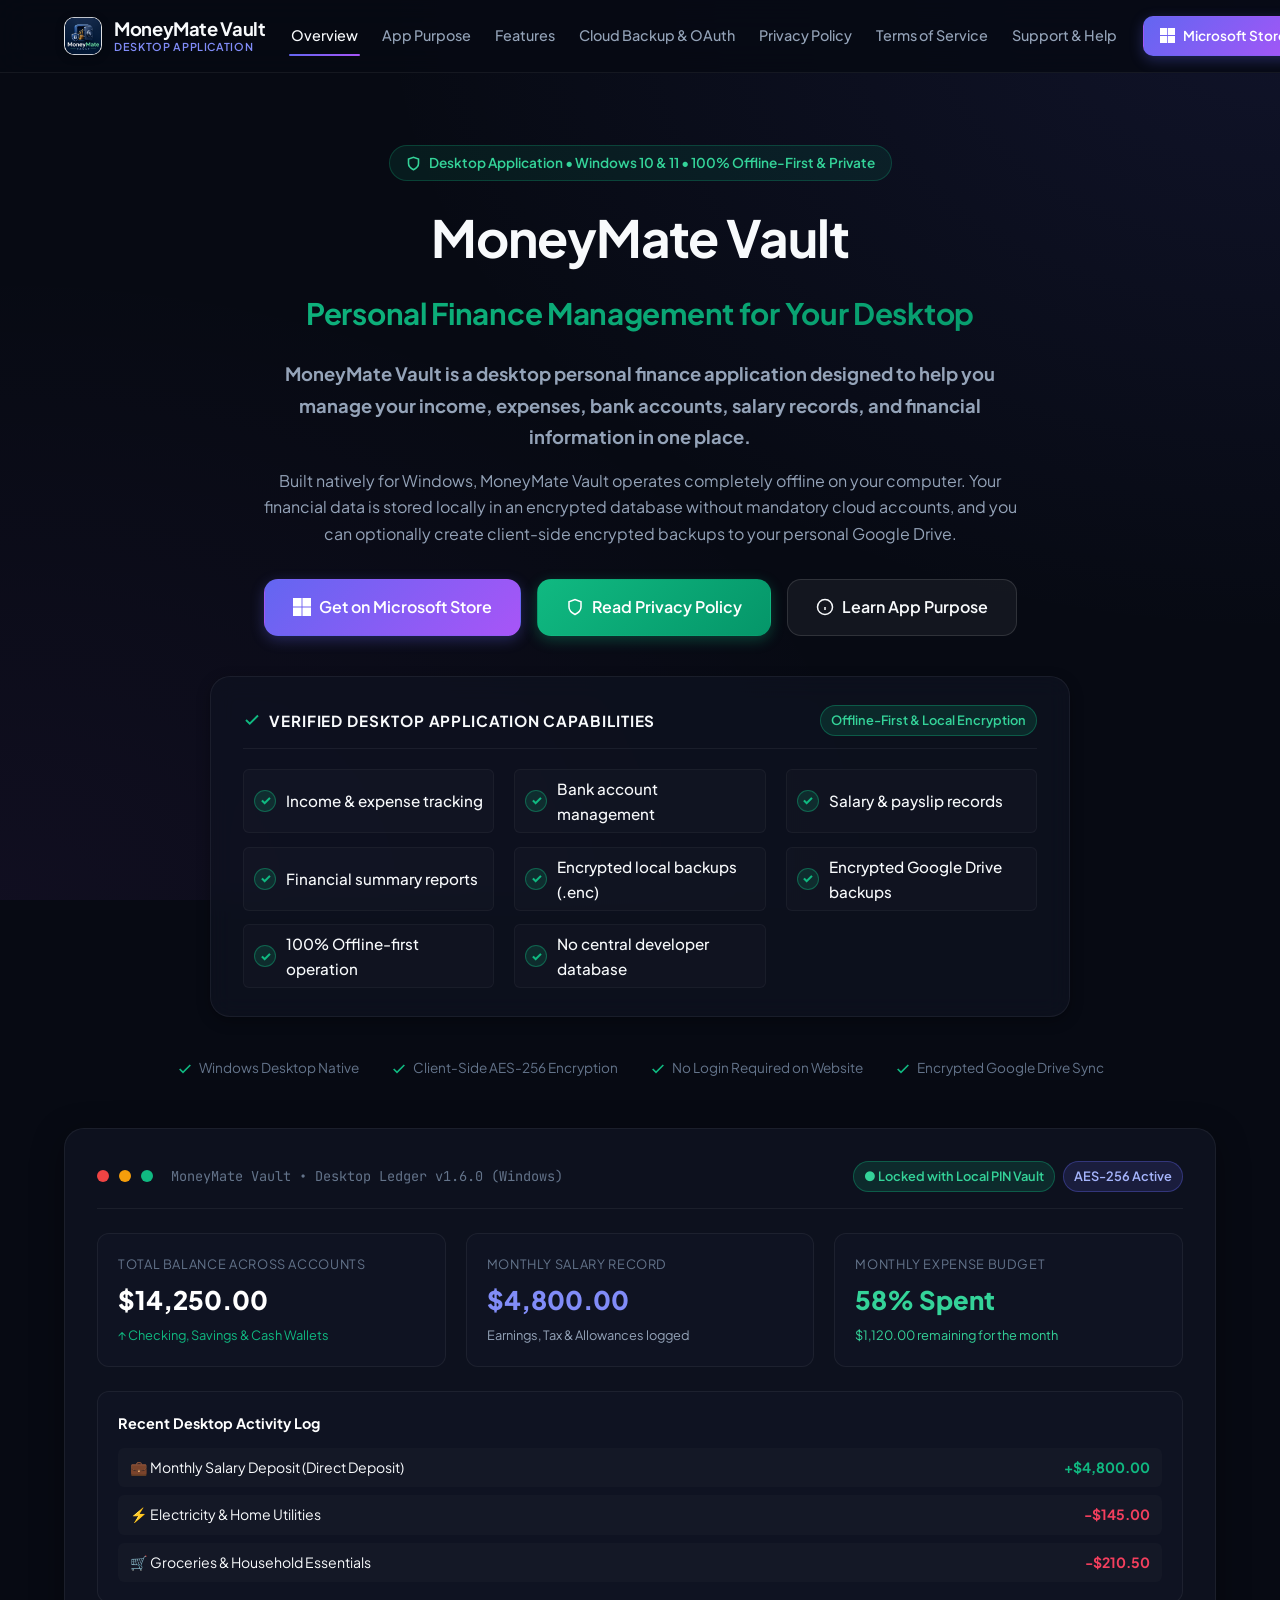
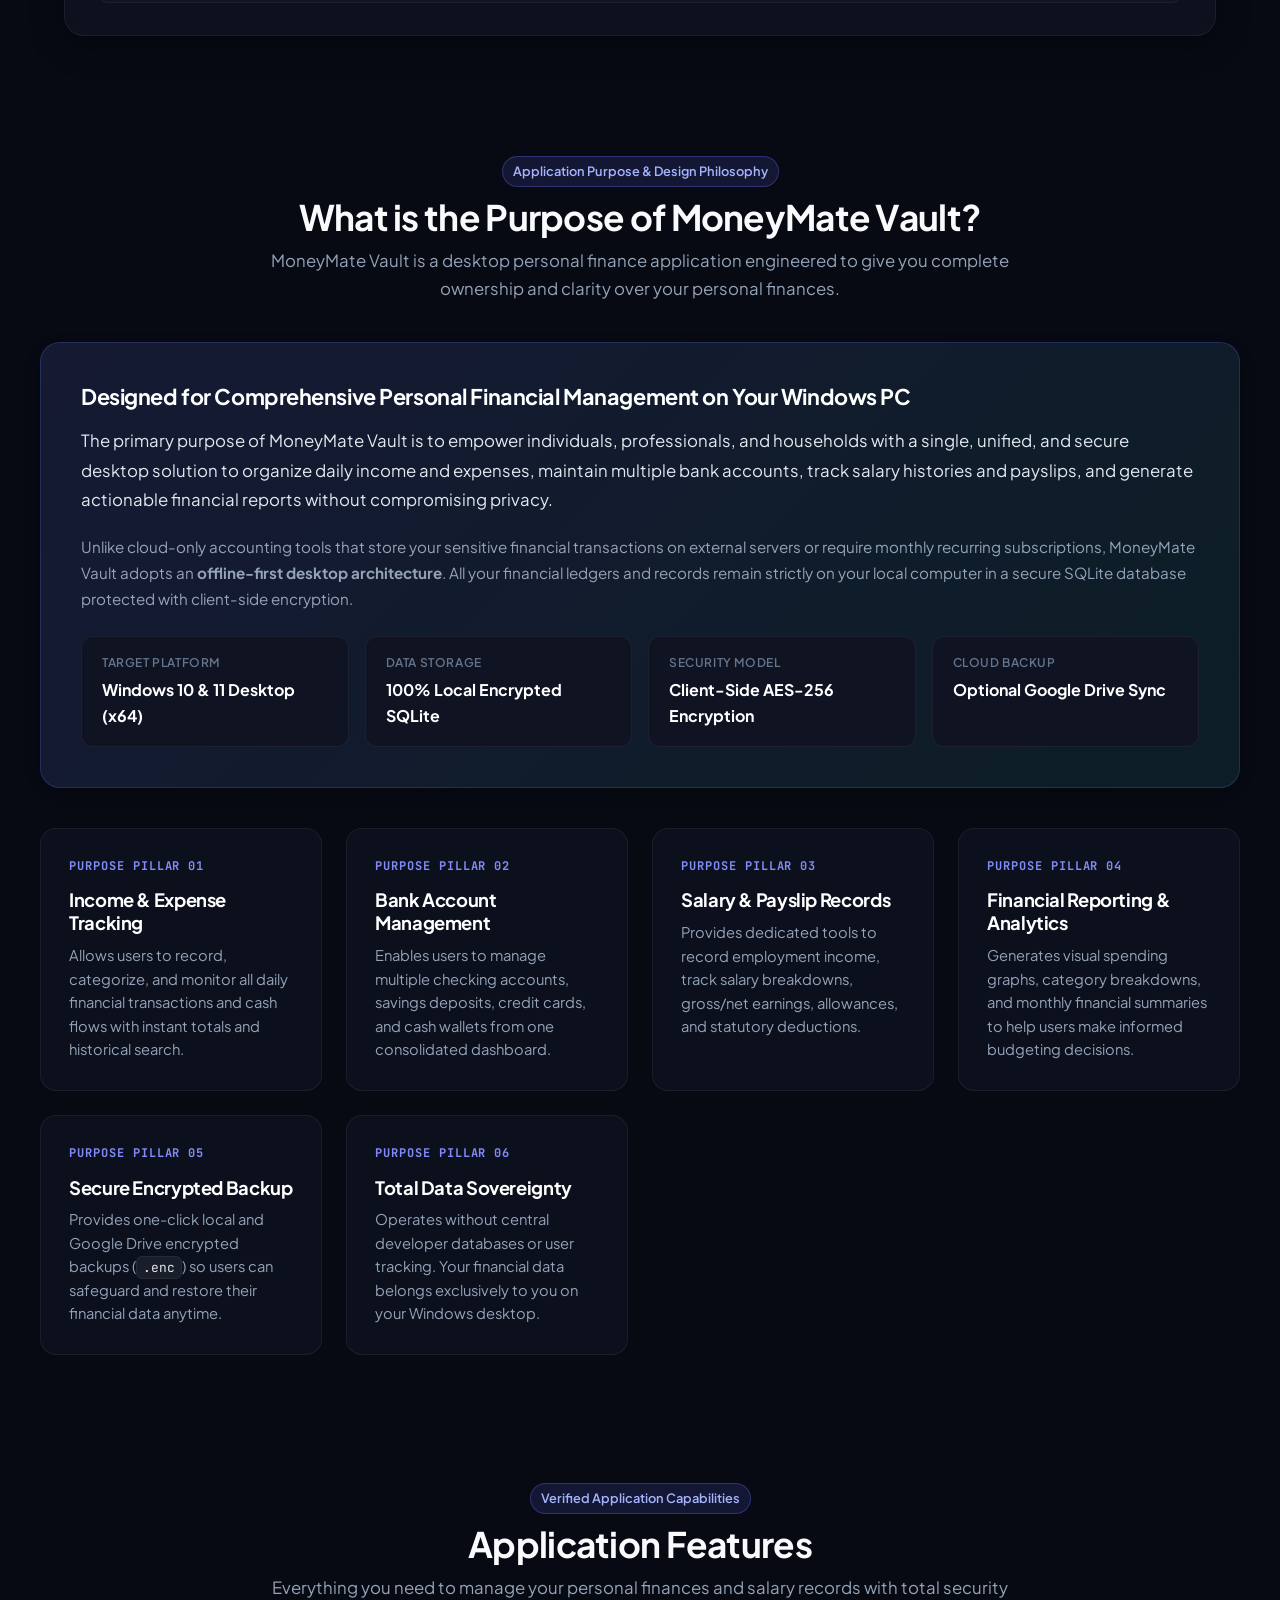
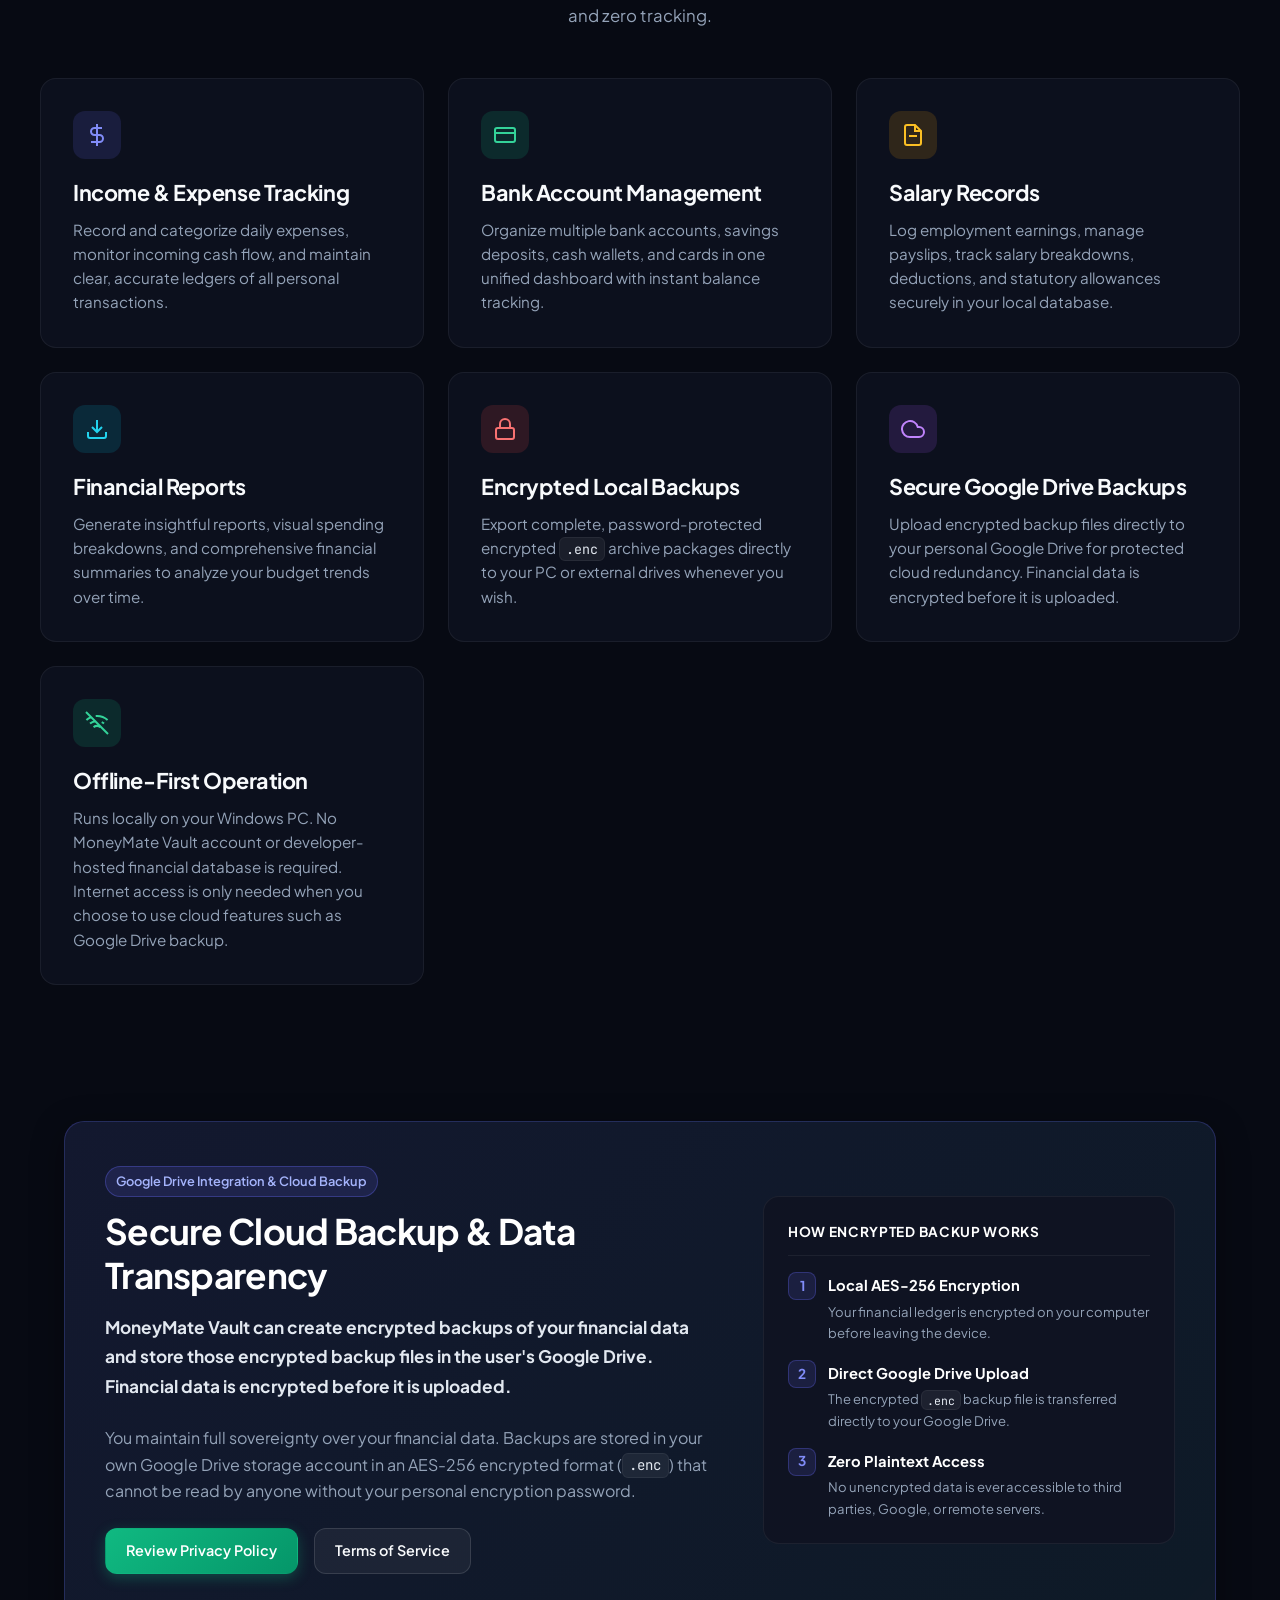
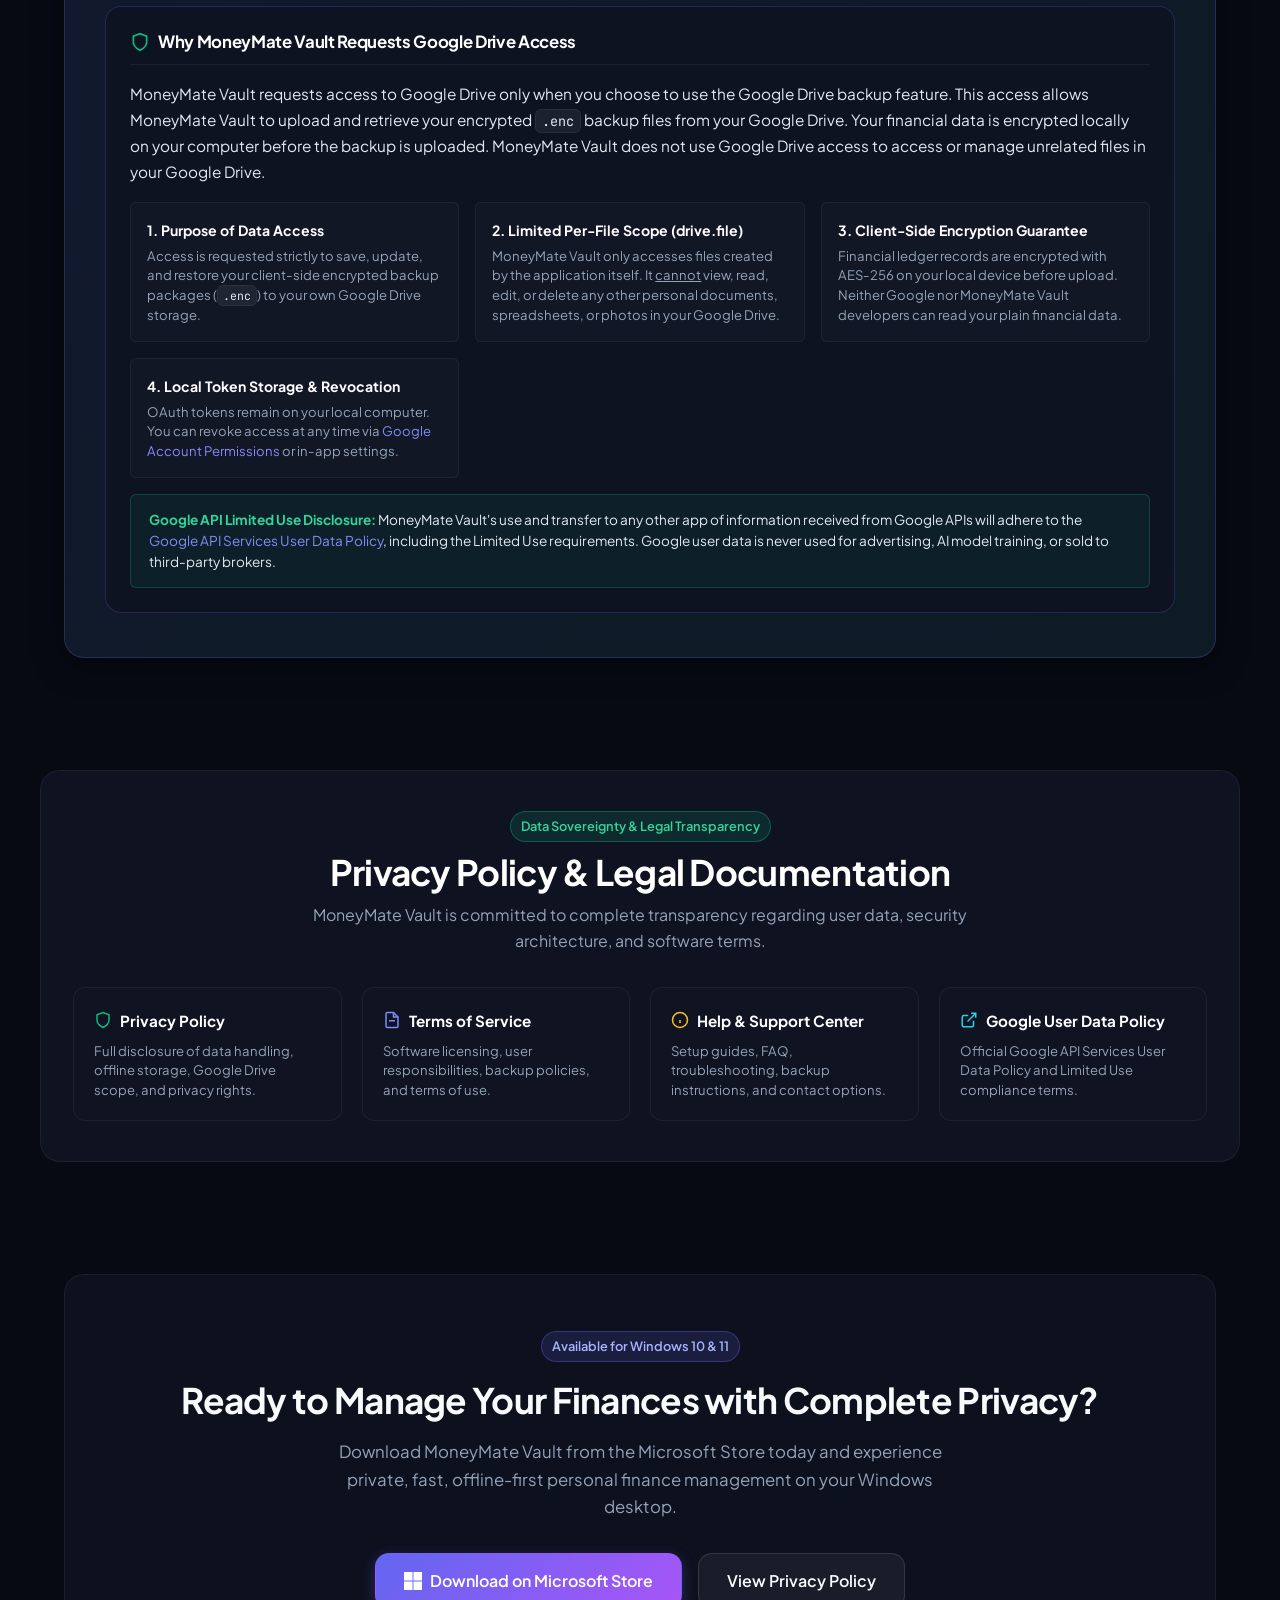
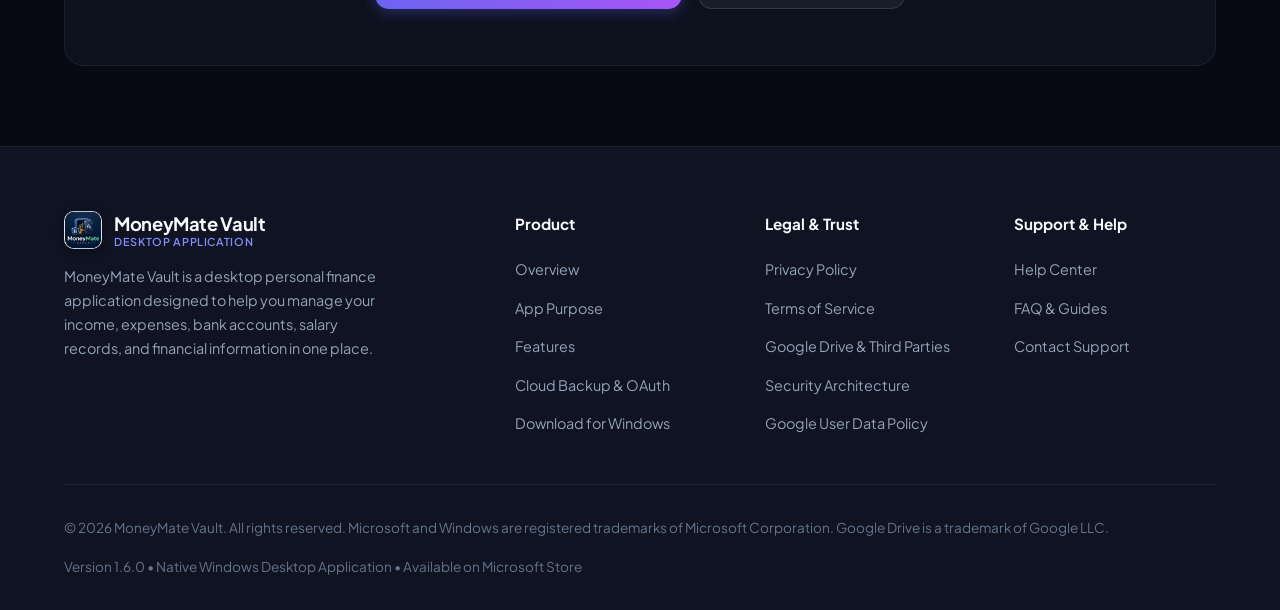
<file: index.html>
<!DOCTYPE html>
<html lang="en">

<head>
  <meta charset="UTF-8">
  <meta name="viewport" content="width=device-width, initial-scale=1.0">
  <meta name="google-site-verification" content="Ac3kvOH5Q8Ll154Vmp-qw-oG1okebQLlyYuAiqwtGdA" />
  <link rel="canonical" href="https://moneymatevault.com/">
  <title>MoneyMate Vault - Personal Finance Management for Your Desktop</title>
  <meta name="description"
    content="MoneyMate Vault is a desktop personal finance application designed to help you manage your income, expenses, bank accounts, salary records, and financial information in one place with 100% offline-first privacy and optional encrypted Google Drive backup.">
  <meta property="og:title" content="MoneyMate Vault - Personal Finance Management for Your Desktop">
  <meta property="og:description"
    content="MoneyMate Vault is a desktop personal finance application designed to help you manage your income, expenses, bank accounts, salary records, and financial information in one place.">
  <meta property="og:url" content="https://moneymatevault.com/">
  <meta property="og:type" content="website">
  <meta property="og:site_name" content="MoneyMate Vault">
  <link rel="icon" type="image/png" href="assets/logo_2.png">
  <link rel="preconnect" href="https://fonts.googleapis.com">
  <link rel="preconnect" href="https://fonts.gstatic.com" crossorigin>
  <link
    href="https://fonts.googleapis.com/css2?family=Inter:wght@300;400;500;600;700&family=Plus+Jakarta+Sans:wght@300;400;500;600;700;800&family=JetBrains+Mono:wght@400;500;600&display=swap"
    rel="stylesheet">
  <link rel="stylesheet" href="styles.css">
</head>

<body>
  <!-- Navigation Header (Unified Top Navbar) -->
  <header class="site-header">
    <div class="container">
      <nav class="site-nav">
        <a href="#overview" class="brand" aria-label="MoneyMate Vault Home">
          <img src="assets/logo_2.png" alt="MoneyMate Vault Logo" width="38" height="38">
          <div class="brand-text">
            <span class="brand-title">MoneyMate Vault</span>
            <span class="brand-subtitle">Desktop Application</span>
          </div>
        </a>

        <ul class="nav-links">
          <li><a href="#overview" class="nav-link active">Overview</a></li>
          <li><a href="#purpose" class="nav-link">App Purpose</a></li>
          <li><a href="#features" class="nav-link">Features</a></li>
          <li><a href="#cloud-backup" class="nav-link">Cloud Backup & OAuth</a></li>
          <li><a href="privacy.html" class="nav-link">Privacy Policy</a></li>
          <li><a href="terms.html" class="nav-link">Terms of Service</a></li>
          <li><a href="support.html" class="nav-link">Support & Help</a></li>
        </ul>

        <div class="nav-cta-group">
          <a href="#download" class="btn btn-primary btn-sm">
            <svg viewBox="0 0 24 24" width="15" height="15" fill="currentColor">
              <path
                d="M0 0h11.377v11.372H0zM12.623 0H24v11.372H12.623zM0 12.623h11.377V24H0zM12.623 12.623H24V24H12.623z" />
            </svg>
            Microsoft Store
          </a>
        </div>
      </nav>
    </div>
  </header>

  <!-- Hero Section: Clear App Purpose & Identification -->
  <section class="hero-section" id="overview">
    <div class="container">
      <div class="hero-pill">
        <svg viewBox="0 0 24 24" width="15" height="15" fill="none" stroke="currentColor" stroke-width="2.5">
          <path d="M12 22s8-4 8-10V5l-8-3-8 3v7c0 6 8 10 8 10z" />
        </svg>
        Desktop Application • Windows 10 & 11 • 100% Offline-First & Private
      </div>

      <h1 class="hero-title">
        MoneyMate Vault
      </h1>
      <div class="hero-subtitle text-gradient-emerald">
        Personal Finance Management for Your Desktop
      </div>

      <p class="hero-lead">
        <strong>MoneyMate Vault is a desktop personal finance application designed to help you manage your income, expenses, bank accounts, salary records, and financial information in one place.</strong>
      </p>

      <p style="font-size: 1rem; color: var(--text-secondary); max-width: 760px; margin: -1rem auto 2rem; line-height: 1.65;">
        Built natively for Windows, MoneyMate Vault operates completely offline on your computer. Your financial data is stored locally in an encrypted database without mandatory cloud accounts, and you can optionally create client-side encrypted backups to your personal Google Drive.
      </p>

      <div class="hero-cta-group">
        <a href="#download" class="btn btn-primary btn-lg">
          <svg viewBox="0 0 24 24" width="18" height="18" fill="currentColor">
            <path
              d="M0 0h11.377v11.372H0zM12.623 0H24v11.372H12.623zM0 12.623h11.377V24H0zM12.623 12.623H24V24H12.623z" />
          </svg>
          Get on Microsoft Store
        </a>
        <a href="privacy.html" class="btn btn-emerald btn-lg">
          <svg viewBox="0 0 24 24" width="18" height="18" fill="none" stroke="currentColor" stroke-width="2">
            <path d="M12 22s8-4 8-10V5l-8-3-8 3v7c0 6 8 10 8 10z" />
          </svg>
          Read Privacy Policy
        </a>
        <a href="#purpose" class="btn btn-secondary btn-lg">
          <svg viewBox="0 0 24 24" width="18" height="18" fill="none" stroke="currentColor" stroke-width="2">
            <circle cx="12" cy="12" r="10"></circle>
            <line x1="12" y1="16" x2="12" y2="12"></line>
            <line x1="12" y1="8" x2="12.01" y2="8"></line>
          </svg>
          Learn App Purpose
        </a>
      </div>

      <!-- Quick Verified Features Checklist Card -->
      <div class="hero-checklist-container">
        <div class="hero-checklist-header">
          <div class="hero-checklist-title">
            <svg viewBox="0 0 24 24" width="18" height="18" fill="none" stroke="#10b981" stroke-width="2.5">
              <polyline points="20 6 9 17 4 12"></polyline>
            </svg>
            <span>Verified Desktop Application Capabilities</span>
          </div>
          <span class="meta-badge badge-success">Offline-First & Local Encryption</span>
        </div>
        <div class="checklist-grid">
          <div class="checklist-item">
            <span class="checklist-check-icon">✓</span>
            <span>Income & expense tracking</span>
          </div>
          <div class="checklist-item">
            <span class="checklist-check-icon">✓</span>
            <span>Bank account management</span>
          </div>
          <div class="checklist-item">
            <span class="checklist-check-icon">✓</span>
            <span>Salary & payslip records</span>
          </div>
          <div class="checklist-item">
            <span class="checklist-check-icon">✓</span>
            <span>Financial summary reports</span>
          </div>
          <div class="checklist-item">
            <span class="checklist-check-icon">✓</span>
            <span>Encrypted local backups (.enc)</span>
          </div>
          <div class="checklist-item">
            <span class="checklist-check-icon">✓</span>
            <span>Encrypted Google Drive backups</span>
          </div>
          <div class="checklist-item">
            <span class="checklist-check-icon">✓</span>
            <span>100% Offline-first operation</span>
          </div>
          <div class="checklist-item">
            <span class="checklist-check-icon">✓</span>
            <span>No central developer database</span>
          </div>
        </div>
      </div>

      <div class="hero-trust-badges">
        <div class="trust-item">
          <svg viewBox="0 0 24 24" width="16" height="16" fill="none" stroke="currentColor" stroke-width="2.5">
            <polyline points="20 6 9 17 4 12" />
          </svg>
          <span>Windows Desktop Native</span>
        </div>
        <div class="trust-item">
          <svg viewBox="0 0 24 24" width="16" height="16" fill="none" stroke="currentColor" stroke-width="2.5">
            <polyline points="20 6 9 17 4 12" />
          </svg>
          <span>Client-Side AES-256 Encryption</span>
        </div>
        <div class="trust-item">
          <svg viewBox="0 0 24 24" width="16" height="16" fill="none" stroke="currentColor" stroke-width="2.5">
            <polyline points="20 6 9 17 4 12" />
          </svg>
          <span>No Login Required on Website</span>
        </div>
        <div class="trust-item">
          <svg viewBox="0 0 24 24" width="16" height="16" fill="none" stroke="currentColor" stroke-width="2.5">
            <polyline points="20 6 9 17 4 12" />
          </svg>
          <span>Encrypted Google Drive Sync</span>
        </div>
      </div>
    </div>
  </section>

  <!-- Interactive App Preview Dashboard Showcase -->
  <section class="container" style="margin-bottom: 4.5rem;">
    <div
      style="background: var(--bg-card); border: 1px solid var(--border-color); border-radius: var(--radius-xl); padding: 2rem; box-shadow: var(--shadow-md);">
      <!-- App Header Bar Simulation -->
      <div
        style="display: flex; align-items: center; justify-content: space-between; border-bottom: 1px solid var(--border-color); padding-bottom: 1rem; margin-bottom: 1.5rem; flex-wrap: wrap; gap: 0.75rem;">
        <div style="display: flex; align-items: center; gap: 10px;">
          <div style="width: 12px; height: 12px; border-radius: 50%; background: #ef4444;"></div>
          <div style="width: 12px; height: 12px; border-radius: 50%; background: #f59e0b;"></div>
          <div style="width: 12px; height: 12px; border-radius: 50%; background: #10b981;"></div>
          <span
            style="font-size: 0.85rem; color: var(--text-muted); margin-left: 8px; font-family: var(--font-mono);">MoneyMate Vault • Desktop Ledger v1.6.0 (Windows)</span>
        </div>
        <div style="display: flex; align-items: center; gap: 8px;">
          <span class="meta-badge badge-success">● Locked with Local PIN Vault</span>
          <span class="meta-badge badge-store">AES-256 Active</span>
        </div>
      </div>

      <!-- Dashboard Cards Simulation -->
      <div
        style="display: grid; grid-template-columns: repeat(auto-fit, minmax(240px, 1fr)); gap: 1.25rem; margin-bottom: 1.5rem;">
        <div
          style="background: var(--bg-secondary); border: 1px solid var(--border-color); border-radius: var(--radius-md); padding: 1.25rem;">
          <div style="font-size: 0.8rem; color: var(--text-muted); text-transform: uppercase; letter-spacing: 0.05em;">Total Balance Across Accounts</div>
          <div style="font-size: 1.6rem; font-weight: 800; color: #fff; margin-top: 4px;">$14,250.00</div>
          <div style="font-size: 0.8rem; color: #10b981; margin-top: 4px;">↑ Checking, Savings & Cash Wallets</div>
        </div>

        <div
          style="background: var(--bg-secondary); border: 1px solid var(--border-color); border-radius: var(--radius-md); padding: 1.25rem;">
          <div style="font-size: 0.8rem; color: var(--text-muted); text-transform: uppercase; letter-spacing: 0.05em;">Monthly Salary Record</div>
          <div style="font-size: 1.6rem; font-weight: 800; color: #818cf8; margin-top: 4px;">$4,800.00</div>
          <div style="font-size: 0.8rem; color: var(--text-secondary); margin-top: 4px;">Earnings, Tax & Allowances logged</div>
        </div>

        <div
          style="background: var(--bg-secondary); border: 1px solid var(--border-color); border-radius: var(--radius-md); padding: 1.25rem;">
          <div style="font-size: 0.8rem; color: var(--text-muted); text-transform: uppercase; letter-spacing: 0.05em;">Monthly Expense Budget</div>
          <div style="font-size: 1.6rem; font-weight: 800; color: #34d399; margin-top: 4px;">58% Spent</div>
          <div style="font-size: 0.8rem; color: #34d399; margin-top: 4px;">$1,120.00 remaining for the month</div>
        </div>
      </div>

      <!-- Transaction Preview List -->
      <div
        style="background: var(--bg-secondary); border: 1px solid var(--border-color); border-radius: var(--radius-md); padding: 1.25rem;">
        <div style="font-size: 0.9rem; font-weight: 700; color: #fff; margin-bottom: 0.75rem;">Recent Desktop Activity Log</div>
        <div style="display: flex; flex-direction: column; gap: 8px; font-size: 0.88rem;">
          <div
            style="display: flex; justify-content: space-between; padding: 8px 12px; background: rgba(255,255,255,0.02); border-radius: var(--radius-sm);">
            <span>💼 Monthly Salary Deposit (Direct Deposit)</span>
            <span style="color: #10b981; font-weight: 700;">+$4,800.00</span>
          </div>
          <div
            style="display: flex; justify-content: space-between; padding: 8px 12px; background: rgba(255,255,255,0.02); border-radius: var(--radius-sm);">
            <span>⚡ Electricity & Home Utilities</span>
            <span style="color: #f43f5e; font-weight: 700;">-$145.00</span>
          </div>
          <div
            style="display: flex; justify-content: space-between; padding: 8px 12px; background: rgba(255,255,255,0.02); border-radius: var(--radius-sm);">
            <span>🛒 Groceries & Household Essentials</span>
            <span style="color: #f43f5e; font-weight: 700;">-$210.50</span>
          </div>
        </div>
      </div>
    </div>
  </section>

  <!-- Dedicated Section: Application Purpose & Core Objectives -->
  <section class="container purpose-section" id="purpose">
    <div style="text-align: center; max-width: 780px; margin: 0 auto 2.5rem;">
      <div class="meta-badge badge-store" style="margin-bottom: 0.5rem;">Application Purpose & Design Philosophy</div>
      <h2>What is the Purpose of MoneyMate Vault?</h2>
      <p style="font-size: 1.05rem; color: var(--text-secondary); margin-top: 0.5rem;">
        MoneyMate Vault is a desktop personal finance application engineered to give you complete ownership and clarity over your personal finances.
      </p>
    </div>

    <!-- Core Purpose Lead Box -->
    <div class="purpose-lead-box">
      <h3 style="color: #fff; font-size: 1.35rem; margin-bottom: 1rem;">
        Designed for Comprehensive Personal Financial Management on Your Windows PC
      </h3>
      <p style="font-size: 1.05rem; color: #e2e8f0; line-height: 1.75; margin-bottom: 1.25rem;">
        The primary purpose of MoneyMate Vault is to empower individuals, professionals, and households with a single, unified, and secure desktop solution to organize daily income and expenses, maintain multiple bank accounts, track salary histories and payslips, and generate actionable financial reports without compromising privacy.
      </p>
      <p style="font-size: 0.95rem; color: var(--text-secondary); line-height: 1.7; margin: 0;">
        Unlike cloud-only accounting tools that store your sensitive financial transactions on external servers or require monthly recurring subscriptions, MoneyMate Vault adopts an <strong>offline-first desktop architecture</strong>. All your financial ledgers and records remain strictly on your local computer in a secure SQLite database protected with client-side encryption.
      </p>

      <!-- Technical Desktop Specifications -->
      <div class="specs-grid">
        <div class="spec-item">
          <div class="spec-label">Target Platform</div>
          <div class="spec-value">Windows 10 & 11 Desktop (x64)</div>
        </div>
        <div class="spec-item">
          <div class="spec-label">Data Storage</div>
          <div class="spec-value">100% Local Encrypted SQLite</div>
        </div>
        <div class="spec-item">
          <div class="spec-label">Security Model</div>
          <div class="spec-value">Client-Side AES-256 Encryption</div>
        </div>
        <div class="spec-item">
          <div class="spec-label">Cloud Backup</div>
          <div class="spec-value">Optional Google Drive Sync</div>
        </div>
      </div>
    </div>

    <!-- 5 Core Purpose Pillars -->
    <div class="purpose-grid">
      <div class="purpose-card">
        <div class="purpose-card-number">Purpose Pillar 01</div>
        <h3>Income & Expense Tracking</h3>
        <p>
          Allows users to record, categorize, and monitor all daily financial transactions and cash flows with instant totals and historical search.
        </p>
      </div>

      <div class="purpose-card">
        <div class="purpose-card-number">Purpose Pillar 02</div>
        <h3>Bank Account Management</h3>
        <p>
          Enables users to manage multiple checking accounts, savings deposits, credit cards, and cash wallets from one consolidated dashboard.
        </p>
      </div>

      <div class="purpose-card">
        <div class="purpose-card-number">Purpose Pillar 03</div>
        <h3>Salary & Payslip Records</h3>
        <p>
          Provides dedicated tools to record employment income, track salary breakdowns, gross/net earnings, allowances, and statutory deductions.
        </p>
      </div>

      <div class="purpose-card">
        <div class="purpose-card-number">Purpose Pillar 04</div>
        <h3>Financial Reporting & Analytics</h3>
        <p>
          Generates visual spending graphs, category breakdowns, and monthly financial summaries to help users make informed budgeting decisions.
        </p>
      </div>

      <div class="purpose-card">
        <div class="purpose-card-number">Purpose Pillar 05</div>
        <h3>Secure Encrypted Backup</h3>
        <p>
          Provides one-click local and Google Drive encrypted backups (<code>.enc</code>) so users can safeguard and restore their financial data anytime.
        </p>
      </div>

      <div class="purpose-card">
        <div class="purpose-card-number">Purpose Pillar 06</div>
        <h3>Total Data Sovereignty</h3>
        <p>
          Operates without central developer databases or user tracking. Your financial data belongs exclusively to you on your Windows desktop.
        </p>
      </div>
    </div>
  </section>

  <!-- Detailed Key Features Grid -->
  <section class="container" id="features" style="padding: 3rem 0;">
    <div style="text-align: center; max-width: 760px; margin: 0 auto 3rem;">
      <div class="meta-badge badge-store" style="margin-bottom: 0.5rem;">Verified Application Capabilities</div>
      <h2>Application Features</h2>
      <p style="font-size: 1.05rem; color: var(--text-secondary); margin-top: 0.5rem;">
        Everything you need to manage your personal finances and salary records with total security and zero tracking.
      </p>
    </div>

    <div class="features-grid">
      <!-- Feature 1: Income & Expense Tracking -->
      <div class="feature-card">
        <div class="feature-icon-box" style="background: rgba(99, 102, 241, 0.15); color: #818cf8;">
          <svg viewBox="0 0 24 24" width="24" height="24" fill="none" stroke="currentColor" stroke-width="2">
            <line x1="12" y1="1" x2="12" y2="23"></line>
            <path d="M17 5H9.5a3.5 3.5 0 0 0 0 7h5a3.5 3.5 0 0 1 0 7H6"></path>
          </svg>
        </div>
        <h3>Income & Expense Tracking</h3>
        <p>
          Record and categorize daily expenses, monitor incoming cash flow, and maintain clear, accurate ledgers of all
          personal transactions.
        </p>
      </div>

      <!-- Feature 2: Bank Account Management -->
      <div class="feature-card">
        <div class="feature-icon-box" style="background: rgba(16, 185, 129, 0.15); color: #34d399;">
          <svg viewBox="0 0 24 24" width="24" height="24" fill="none" stroke="currentColor" stroke-width="2">
            <rect x="2" y="5" width="20" height="14" rx="2" />
            <line x1="2" y1="10" x2="22" y2="10" />
          </svg>
        </div>
        <h3>Bank Account Management</h3>
        <p>
          Organize multiple bank accounts, savings deposits, cash wallets, and cards in one unified dashboard with
          instant balance tracking.
        </p>
      </div>

      <!-- Feature 3: Salary Records -->
      <div class="feature-card">
        <div class="feature-icon-box" style="background: rgba(245, 158, 11, 0.15); color: #fbbf24;">
          <svg viewBox="0 0 24 24" width="24" height="24" fill="none" stroke="currentColor" stroke-width="2">
            <path d="M14 2H6a2 2 0 0 0-2 2v16a2 2 0 0 0 2 2h12a2 2 0 0 0 2-2V8z" />
            <polyline points="14 2 14 8 20 8" />
            <line x1="16" y1="13" x2="8" y2="13" />
          </svg>
        </div>
        <h3>Salary Records</h3>
        <p>
          Log employment earnings, manage payslips, track salary breakdowns, deductions, and statutory allowances
          securely in your local database.
        </p>
      </div>

      <!-- Feature 4: Financial Reports -->
      <div class="feature-card">
        <div class="feature-icon-box" style="background: rgba(6, 182, 212, 0.15); color: #22d3ee;">
          <svg viewBox="0 0 24 24" width="24" height="24" fill="none" stroke="currentColor" stroke-width="2">
            <path d="M21 15v4a2 2 0 0 1-2 2H5a2 2 0 0 1-2-2v-4" />
            <polyline points="7 10 12 15 17 10" />
            <line x1="12" y1="15" x2="12" y2="3" />
          </svg>
        </div>
        <h3>Financial Reports</h3>
        <p>
          Generate insightful reports, visual spending breakdowns, and comprehensive financial summaries to analyze your
          budget trends over time.
        </p>
      </div>

      <!-- Feature 5: Encrypted Local Backups -->
      <div class="feature-card">
        <div class="feature-icon-box" style="background: rgba(239, 68, 68, 0.15); color: #f87171;">
          <svg viewBox="0 0 24 24" width="24" height="24" fill="none" stroke="currentColor" stroke-width="2">
            <rect x="3" y="11" width="18" height="11" rx="2" ry="2" />
            <path d="M7 11V7a5 5 0 0 1 10 0v4" />
          </svg>
        </div>
        <h3>Encrypted Local Backups</h3>
        <p>
          Export complete, password-protected encrypted <code>.enc</code> archive packages directly to your PC or
          external drives whenever you wish.
        </p>
      </div>

      <!-- Feature 6: Secure Google Drive Backups -->
      <div class="feature-card">
        <div class="feature-icon-box" style="background: rgba(168, 85, 247, 0.15); color: #c084fc;">
          <svg viewBox="0 0 24 24" width="24" height="24" fill="none" stroke="currentColor" stroke-width="2">
            <path d="M18 10h-1.26A8 8 0 1 0 9 20h9a5 5 0 0 0 0-10z"></path>
          </svg>
        </div>
        <h3>Secure Google Drive Backups</h3>
        <p>
          Upload encrypted backup files directly to your personal Google Drive for protected cloud redundancy. Financial
          data is encrypted before it is uploaded.
        </p>
      </div>

      <!-- Feature 7: Offline-First Operation -->
      <div class="feature-card">
        <div class="feature-icon-box" style="background: rgba(16, 185, 129, 0.15); color: #34d399;">
          <svg viewBox="0 0 24 24" width="24" height="24" fill="none" stroke="currentColor" stroke-width="2">
            <path d="M1 1l22 22"></path>
            <path d="M16.72 11.06A10.94 10.94 0 0 1 19 12.55"></path>
            <path d="M5 12.55a10.94 10.94 0 0 1 5.17-2.39"></path>
            <path d="M10.71 5.05A16 16 0 0 1 22.58 9"></path>
            <path d="M1.42 9a15.91 15.91 0 0 1 4.7-2.88"></path>
            <path d="M8.53 16.11a6 6 0 0 1 6.95 0"></path>
            <line x1="12" y1="20" x2="12.01" y2="20"></line>
          </svg>
        </div>
        <h3>Offline-First Operation</h3>
        <p>
          Runs locally on your Windows PC. No MoneyMate Vault account or developer-hosted financial database is required.
          Internet access is only needed when you choose to use cloud features such as Google Drive backup.
        </p>
      </div>
    </div>
  </section>

  <!-- Dedicated Secure Cloud Backup & User Data Transparency Section -->
  <section class="container" id="cloud-backup">
    <div class="cloud-backup-card">
      <div class="cloud-backup-grid">
        <div>
          <div class="meta-badge badge-store" style="margin-bottom: 0.75rem;">Google Drive Integration & Cloud Backup</div>
          <h2 style="color: #fff; margin-bottom: 1rem;">Secure Cloud Backup & Data Transparency</h2>
          <p style="font-size: 1.08rem; color: #e2e8f0; line-height: 1.7; margin-bottom: 1.5rem;">
            <strong>MoneyMate Vault can create encrypted backups of your financial data and store those encrypted backup
              files in the user's Google Drive. Financial data is encrypted before it is uploaded.</strong>
          </p>
          <p style="color: var(--text-secondary); margin-bottom: 1.5rem;">
            You maintain full sovereignty over your financial data. Backups are stored in your own Google Drive storage account in
            an AES-256 encrypted format (<code>.enc</code>) that cannot be read by anyone without your personal encryption password.
          </p>
          <div style="display: flex; gap: 1rem; flex-wrap: wrap;">
            <a href="privacy.html" class="btn btn-emerald">
              Review Privacy Policy
            </a>
            <a href="terms.html" class="btn btn-secondary">
              Terms of Service
            </a>
          </div>
        </div>

        <div class="cloud-flow-card">
          <div
            style="font-size: 0.85rem; font-weight: 700; color: #fff; text-transform: uppercase; letter-spacing: 0.05em; border-bottom: 1px solid var(--border-color); padding-bottom: 0.75rem;">
            How Encrypted Backup Works
          </div>

          <div class="cloud-step-row">
            <div class="cloud-step-badge">1</div>
            <div>
              <strong style="color: #fff; font-size: 0.92rem;">Local AES-256 Encryption</strong>
              <p style="font-size: 0.82rem; color: var(--text-secondary); margin-top: 2px;">
                Your financial ledger is encrypted on your computer before leaving the device.
              </p>
            </div>
          </div>

          <div class="cloud-step-row">
            <div class="cloud-step-badge">2</div>
            <div>
              <strong style="color: #fff; font-size: 0.92rem;">Direct Google Drive Upload</strong>
              <p style="font-size: 0.82rem; color: var(--text-secondary); margin-top: 2px;">
                The encrypted <code>.enc</code> backup file is transferred directly to your Google Drive.
              </p>
            </div>
          </div>

          <div class="cloud-step-row">
            <div class="cloud-step-badge">3</div>
            <div>
              <strong style="color: #fff; font-size: 0.92rem;">Zero Plaintext Access</strong>
              <p style="font-size: 0.82rem; color: var(--text-secondary); margin-top: 2px;">
                No unencrypted data is ever accessible to third parties, Google, or remote servers.
              </p>
            </div>
          </div>
        </div>
      </div>

      <!-- Dedicated Section: Why MoneyMate Vault Requests Google Drive Access -->
      <div class="oauth-disclosure-box">
        <div class="oauth-disclosure-header">
          <div style="display: flex; align-items: center; gap: 8px;">
            <svg viewBox="0 0 24 24" width="20" height="20" fill="none" stroke="#10b981" stroke-width="2">
              <path d="M12 22s8-4 8-10V5l-8-3-8 3v7c0 6 8 10 8 10z" />
            </svg>
            <h3 style="color: #fff; font-size: 1.05rem; margin: 0;">Why MoneyMate Vault Requests Google Drive Access</h3>
          </div>
        </div>

        <p style="font-size: 0.96rem; color: #e2e8f0; line-height: 1.7; margin-bottom: 1rem;">
          MoneyMate Vault requests access to Google Drive only when you choose to use the Google Drive backup feature. This access allows MoneyMate Vault to upload and retrieve your encrypted <code>.enc</code> backup files from your Google Drive. Your financial data is encrypted locally on your computer before the backup is uploaded. MoneyMate Vault does not use Google Drive access to access or manage unrelated files in your Google Drive.
        </p>

        <div class="oauth-details-grid">
          <div class="oauth-detail-item">
            <strong>1. Purpose of Data Access</strong>
            <p>Access is requested strictly to save, update, and restore your client-side encrypted backup packages (<code>.enc</code>) to your own Google Drive storage.</p>
          </div>
          <div class="oauth-detail-item">
            <strong>2. Limited Per-File Scope (drive.file)</strong>
            <p>MoneyMate Vault only accesses files created by the application itself. It <u>cannot</u> view, read, edit, or delete any other personal documents, spreadsheets, or photos in your Google Drive.</p>
          </div>
          <div class="oauth-detail-item">
            <strong>3. Client-Side Encryption Guarantee</strong>
            <p>Financial ledger records are encrypted with AES-256 on your local device before upload. Neither Google nor MoneyMate Vault developers can read your plain financial data.</p>
          </div>
          <div class="oauth-detail-item">
            <strong>4. Local Token Storage & Revocation</strong>
            <p>OAuth tokens remain on your local computer. You can revoke access at any time via <a href="https://myaccount.google.com/permissions" target="_blank" rel="noopener noreferrer">Google Account Permissions</a> or in-app settings.</p>
          </div>
        </div>

        <div class="limited-use-notice">
          <strong>Google API Limited Use Disclosure:</strong> MoneyMate Vault's use and transfer to any other app of information received from Google APIs will adhere to the <a href="https://developers.google.com/terms/api-services-user-data-policy" target="_blank" rel="noopener noreferrer">Google API Services User Data Policy</a>, including the Limited Use requirements. Google user data is never used for advertising, AI model training, or sold to third-party brokers.
        </div>
      </div>
    </div>
  </section>

  <!-- Privacy, Trust & Compliance Direct Links Box -->
  <section class="container" id="privacy-spotlight" style="padding: 1rem 0 4rem;">
    <div class="compliance-box">
      <div style="text-align: center; max-width: 750px; margin: 0 auto 2rem;">
        <div class="meta-badge badge-success" style="margin-bottom: 0.5rem;">Data Sovereignty & Legal Transparency</div>
        <h2 style="color: #fff;">Privacy Policy & Legal Documentation</h2>
        <p style="color: var(--text-secondary); margin-top: 0.5rem; font-size: 1rem;">
          MoneyMate Vault is committed to complete transparency regarding user data, security architecture, and software terms.
        </p>
      </div>

      <div class="compliance-links-grid">
        <a href="privacy.html" class="compliance-link-card">
          <strong>
            <svg viewBox="0 0 24 24" width="18" height="18" fill="none" stroke="#10b981" stroke-width="2">
              <path d="M12 22s8-4 8-10V5l-8-3-8 3v7c0 6 8 10 8 10z" />
            </svg>
            Privacy Policy
          </strong>
          <span>Full disclosure of data handling, offline storage, Google Drive scope, and privacy rights.</span>
        </a>

        <a href="terms.html" class="compliance-link-card">
          <strong>
            <svg viewBox="0 0 24 24" width="18" height="18" fill="none" stroke="#818cf8" stroke-width="2">
              <path d="M14 2H6a2 2 0 0 0-2 2v16a2 2 0 0 0 2 2h12a2 2 0 0 0 2-2V8z" />
              <polyline points="14 2 14 8 20 8" />
              <line x1="16" y1="13" x2="8" y2="13" />
            </svg>
            Terms of Service
          </strong>
          <span>Software licensing, user responsibilities, backup policies, and terms of use.</span>
        </a>

        <a href="support.html" class="compliance-link-card">
          <strong>
            <svg viewBox="0 0 24 24" width="18" height="18" fill="none" stroke="#fbbf24" stroke-width="2">
              <circle cx="12" cy="12" r="10"></circle>
              <line x1="12" y1="16" x2="12" y2="12"></line>
              <line x1="12" y1="8" x2="12.01" y2="8"></line>
            </svg>
            Help & Support Center
          </strong>
          <span>Setup guides, FAQ, troubleshooting, backup instructions, and contact options.</span>
        </a>

        <a href="https://developers.google.com/terms/api-services-user-data-policy" target="_blank" rel="noopener noreferrer" class="compliance-link-card">
          <strong>
            <svg viewBox="0 0 24 24" width="18" height="18" fill="none" stroke="#22d3ee" stroke-width="2">
              <path d="M18 13v6a2 2 0 0 1-2 2H5a2 2 0 0 1-2-2V8a2 2 0 0 1 2-2h6"></path>
              <polyline points="15 3 21 3 21 9"></polyline>
              <line x1="10" y1="14" x2="21" y2="3"></line>
            </svg>
            Google User Data Policy
          </strong>
          <span>Official Google API Services User Data Policy and Limited Use compliance terms.</span>
        </a>
      </div>
    </div>
  </section>

  <!-- Microsoft Store Call to Action -->
  <section class="container" id="download" style="padding-bottom: 5rem; text-align: center;">
    <div
      style="background: var(--bg-card); border: 1px solid var(--border-color); border-radius: var(--radius-xl); padding: 3.5rem 2rem;">
      <div class="meta-badge badge-store" style="margin-bottom: 1rem;">Available for Windows 10 & 11</div>
      <h2>Ready to Manage Your Finances with Complete Privacy?</h2>
      <p style="max-width: 620px; margin: 1rem auto 2rem; color: var(--text-secondary); font-size: 1.05rem;">
        Download MoneyMate Vault from the Microsoft Store today and experience private, fast, offline-first personal
        finance management on your Windows desktop.
      </p>
      <div style="display: flex; align-items: center; justify-content: center; gap: 1rem; flex-wrap: wrap;">
        <a href="#download" class="btn btn-primary btn-lg">
          <svg viewBox="0 0 24 24" width="18" height="18" fill="currentColor">
            <path
              d="M0 0h11.377v11.372H0zM12.623 0H24v11.372H12.623zM0 12.623h11.377V24H0zM12.623 12.623H24V24H12.623z" />
          </svg>
          Download on Microsoft Store
        </a>
        <a href="privacy.html" class="btn btn-secondary btn-lg">
          View Privacy Policy
        </a>
      </div>
    </div>
  </section>

  <!-- Global Footer -->
  <footer class="site-footer">
    <div class="container">
      <div class="footer-grid">
        <div class="footer-brand">
          <div class="brand">
            <img src="assets/logo_2.png" alt="MoneyMate Vault Logo" width="34" height="34">
            <div class="brand-text">
              <span class="brand-title">MoneyMate Vault</span>
              <span class="brand-subtitle">Desktop Application</span>
            </div>
          </div>
          <p>
            MoneyMate Vault is a desktop personal finance application designed to help you manage your income, expenses, bank accounts, salary records, and financial information in one place.
          </p>
        </div>

        <div>
          <div class="footer-title">Product</div>
          <ul class="footer-links">
            <li><a href="#overview">Overview</a></li>
            <li><a href="#purpose">App Purpose</a></li>
            <li><a href="#features">Features</a></li>
            <li><a href="#cloud-backup">Cloud Backup & OAuth</a></li>
            <li><a href="#download">Download for Windows</a></li>
          </ul>
        </div>

        <div>
          <div class="footer-title">Legal & Trust</div>
          <ul class="footer-links">
            <li><a href="privacy.html">Privacy Policy</a></li>
            <li><a href="terms.html">Terms of Service</a></li>
            <li><a href="privacy.html#third-parties">Google Drive & Third Parties</a></li>
            <li><a href="privacy.html#security-measures">Security Architecture</a></li>
            <li><a href="https://developers.google.com/terms/api-services-user-data-policy" target="_blank" rel="noopener noreferrer">Google User Data Policy</a></li>
          </ul>
        </div>

        <div>
          <div class="footer-title">Support & Help</div>
          <ul class="footer-links">
            <li><a href="support.html">Help Center</a></li>
            <li><a href="support.html#faqAccordion">FAQ & Guides</a></li>
            <li><a href="support.html#contact">Contact Support</a></li>
          </ul>
        </div>
      </div>

      <div class="footer-bottom">
        <div>&copy; 2026 MoneyMate Vault. All rights reserved. Microsoft and Windows are registered trademarks of
          Microsoft Corporation. Google Drive is a trademark of Google LLC.</div>
        <div>Version 1.6.0 • Native Windows Desktop Application • Available on Microsoft Store</div>
      </div>
    </div>
  </footer>

  <!-- Dynamic Active Navbar Scrollspy & Click Script -->
  <script>
    document.addEventListener('DOMContentLoaded', () => {
      const navLinks = {
        'overview': document.querySelector('.nav-links a[href="#overview"], .nav-links a[href="index.html"]'),
        'purpose': document.querySelector('.nav-links a[href="#purpose"]'),
        'features': document.querySelector('.nav-links a[href="#features"]'),
        'cloud-backup': document.querySelector('.nav-links a[href="#cloud-backup"]')
      };

      const sectionIds = ['overview', 'purpose', 'features', 'cloud-backup'];

      function setActiveNav(activeId) {
        Object.entries(navLinks).forEach(([id, link]) => {
          if (link) {
            if (id === activeId) {
              link.classList.add('active');
            } else {
              link.classList.remove('active');
            }
          }
        });
      }

      // Smooth click handling with instant active state update
      Object.entries(navLinks).forEach(([id, link]) => {
        if (link) {
          link.addEventListener('click', (e) => {
            const target = document.getElementById(id);
            if (target) {
              e.preventDefault();
              setActiveNav(id);
              history.pushState(null, null, '#' + id);
              target.scrollIntoView({ behavior: 'smooth' });
            }
          });
        }
      });

      // Scroll observer to update active indicator while scrolling
      const observer = new IntersectionObserver((entries) => {
        entries.forEach(entry => {
          if (entry.isIntersecting) {
            setActiveNav(entry.target.id);
          }
        });
      }, {
        rootMargin: '-20% 0px -60% 0px',
        threshold: 0.1
      });

      sectionIds.forEach(id => {
        const el = document.getElementById(id);
        if (el) observer.observe(el);
      });

      // Check initial URL hash on page load
      const currentHash = window.location.hash.replace('#', '');
      if (currentHash && navLinks[currentHash]) {
        setActiveNav(currentHash);
        const target = document.getElementById(currentHash);
        if (target) {
          setTimeout(() => target.scrollIntoView({ behavior: 'smooth' }), 100);
        }
      }
    });
  </script>
</body>

</html>
</file>
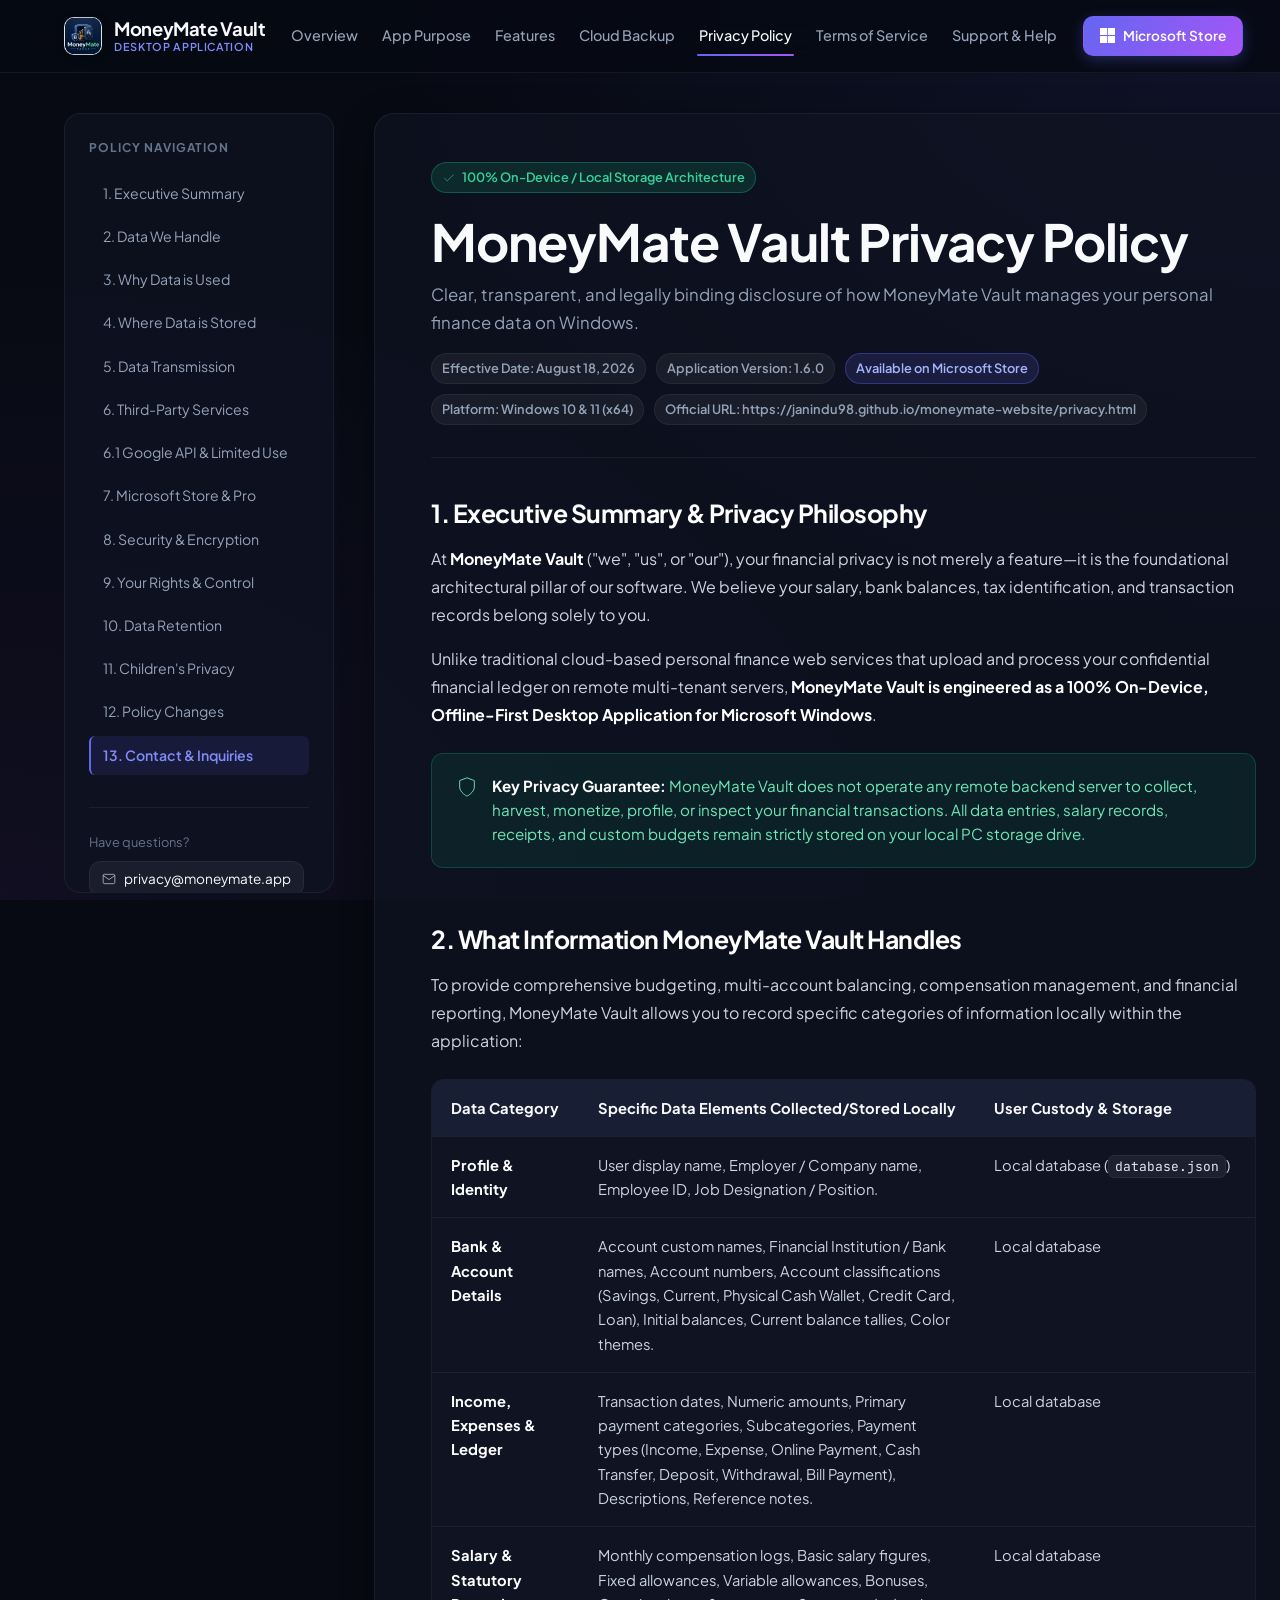
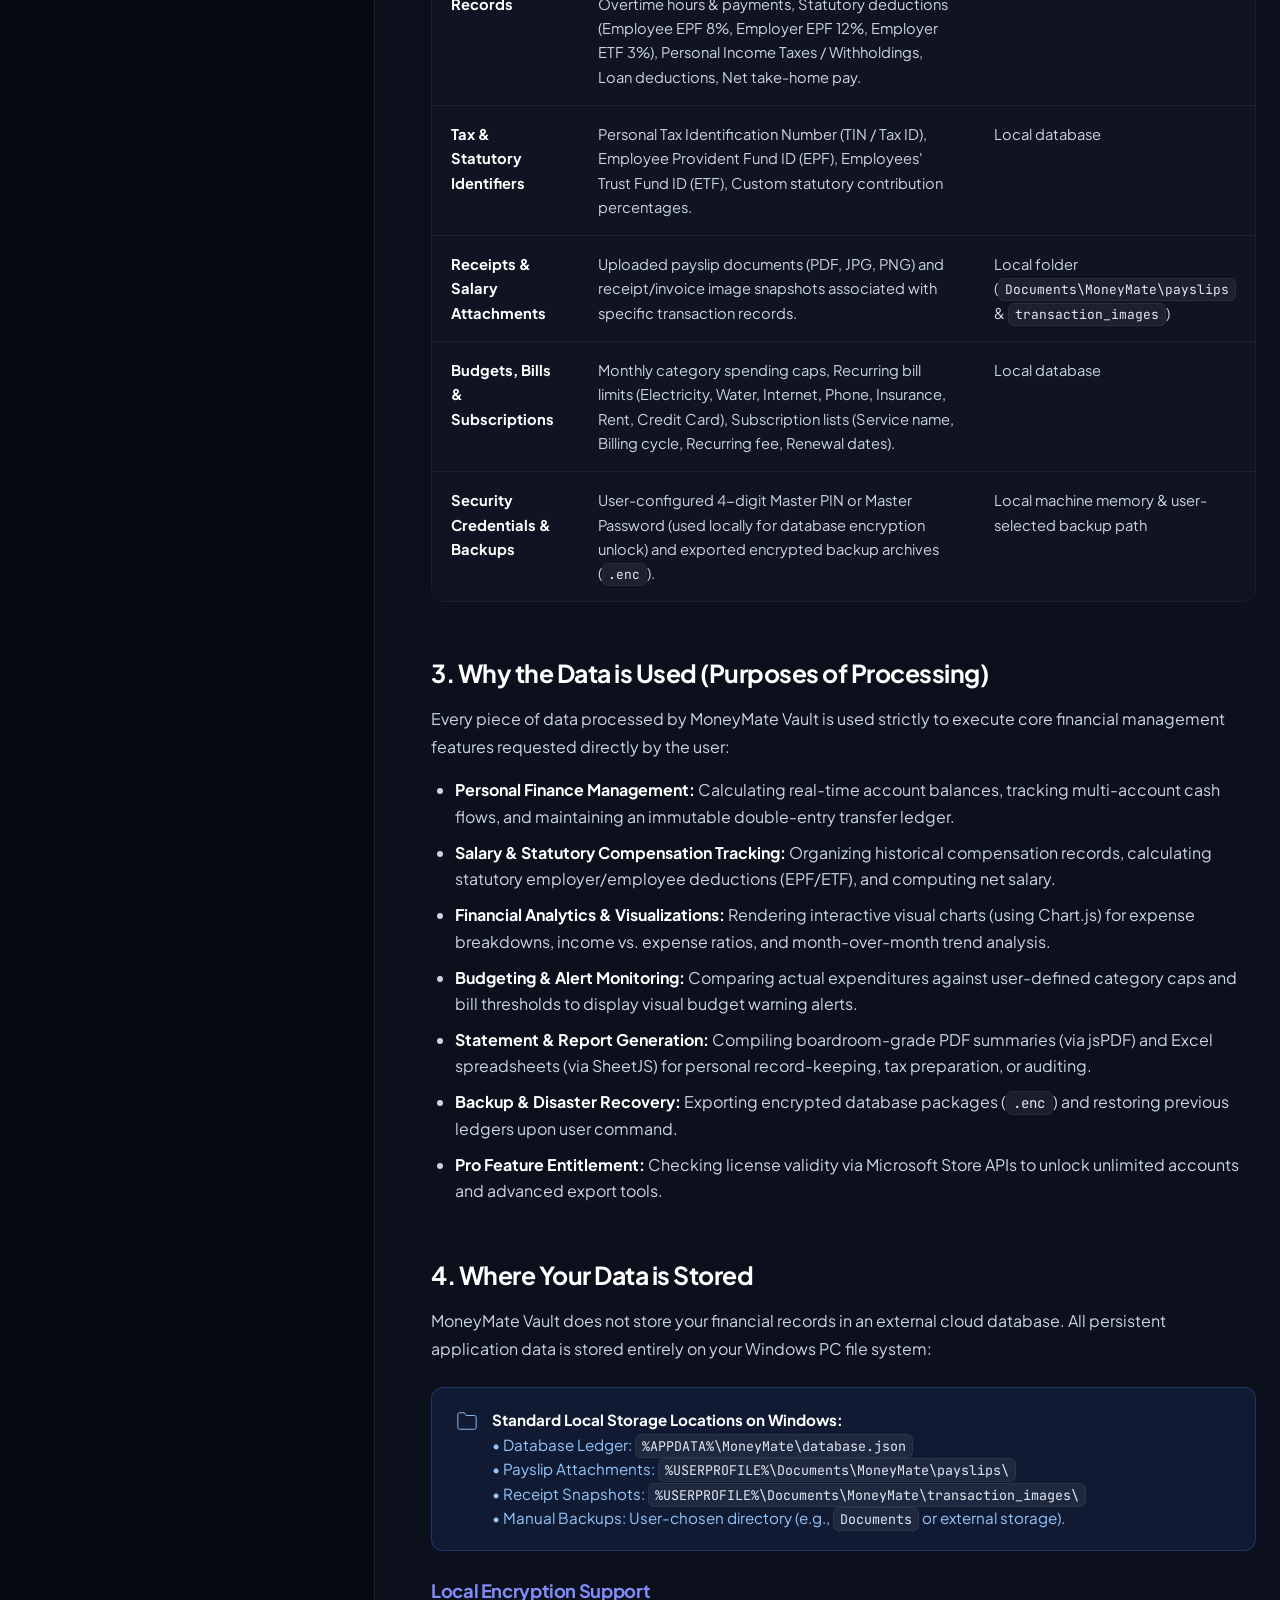
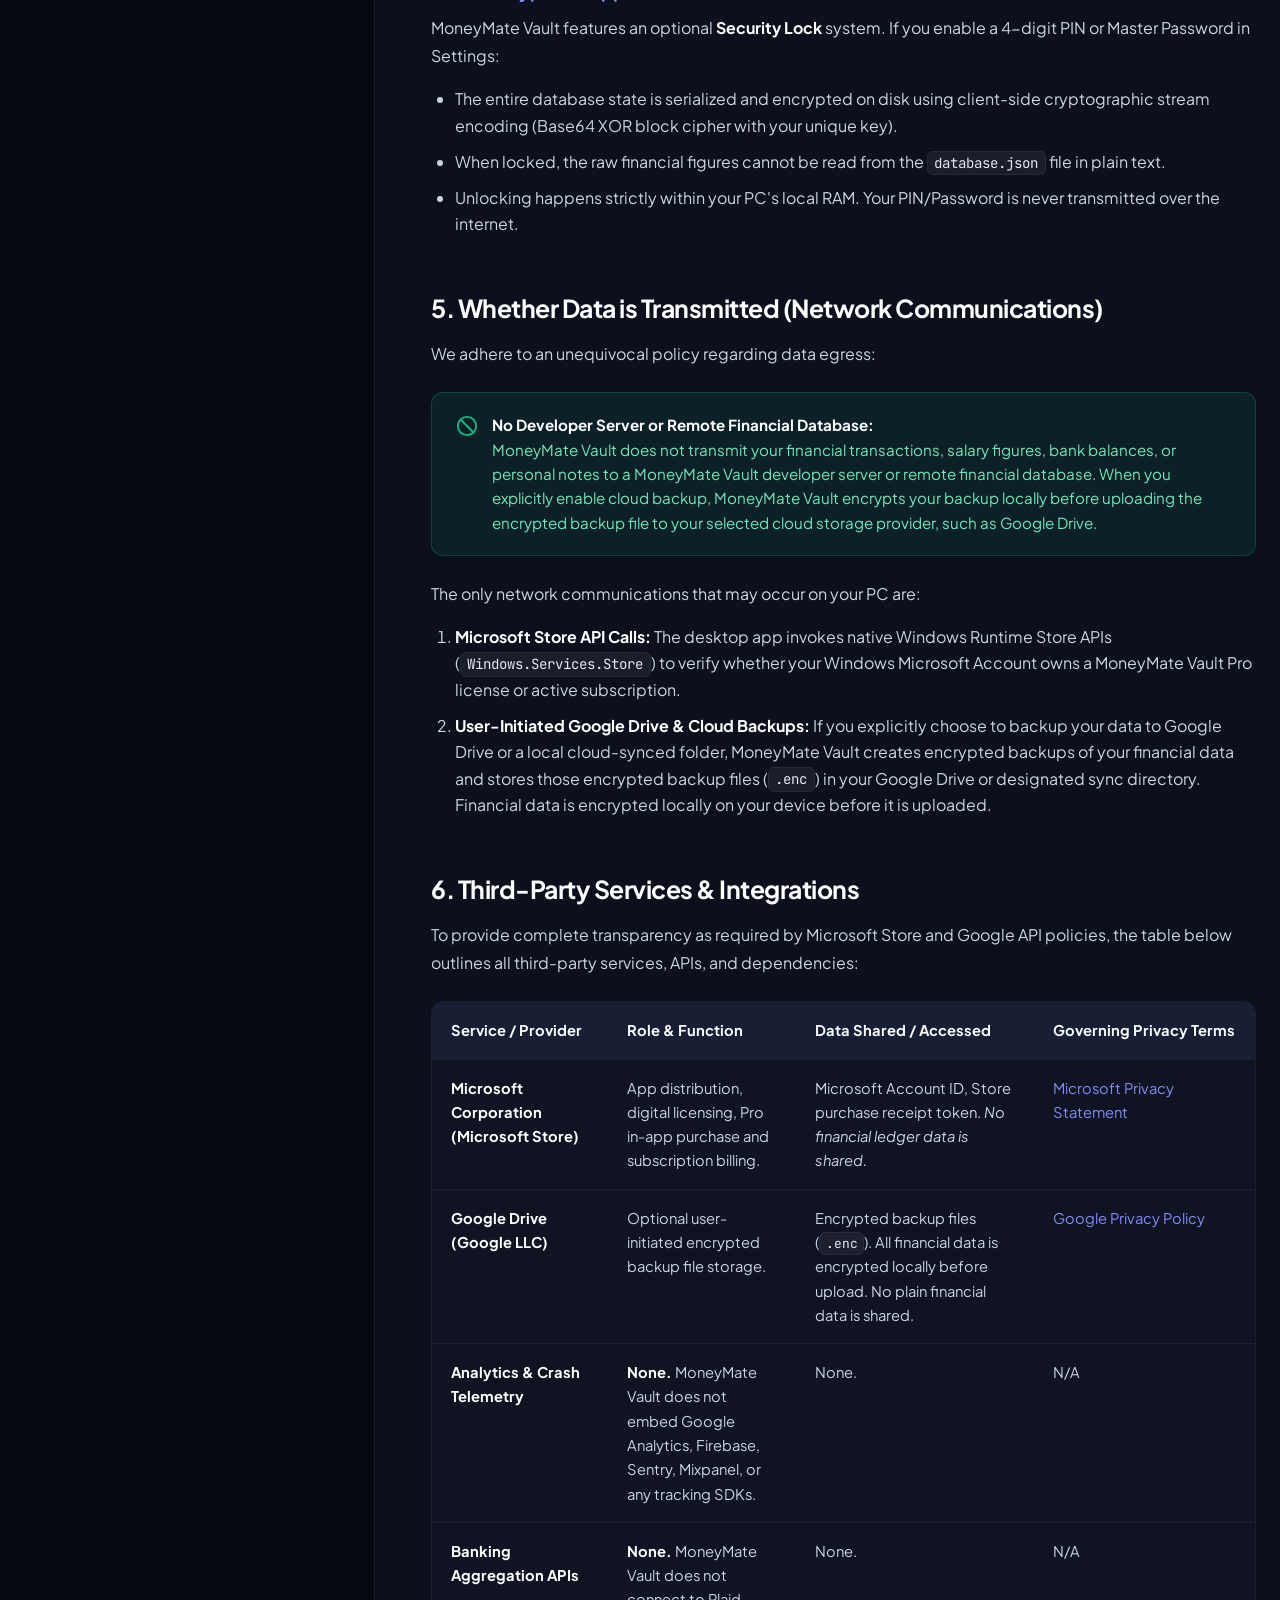
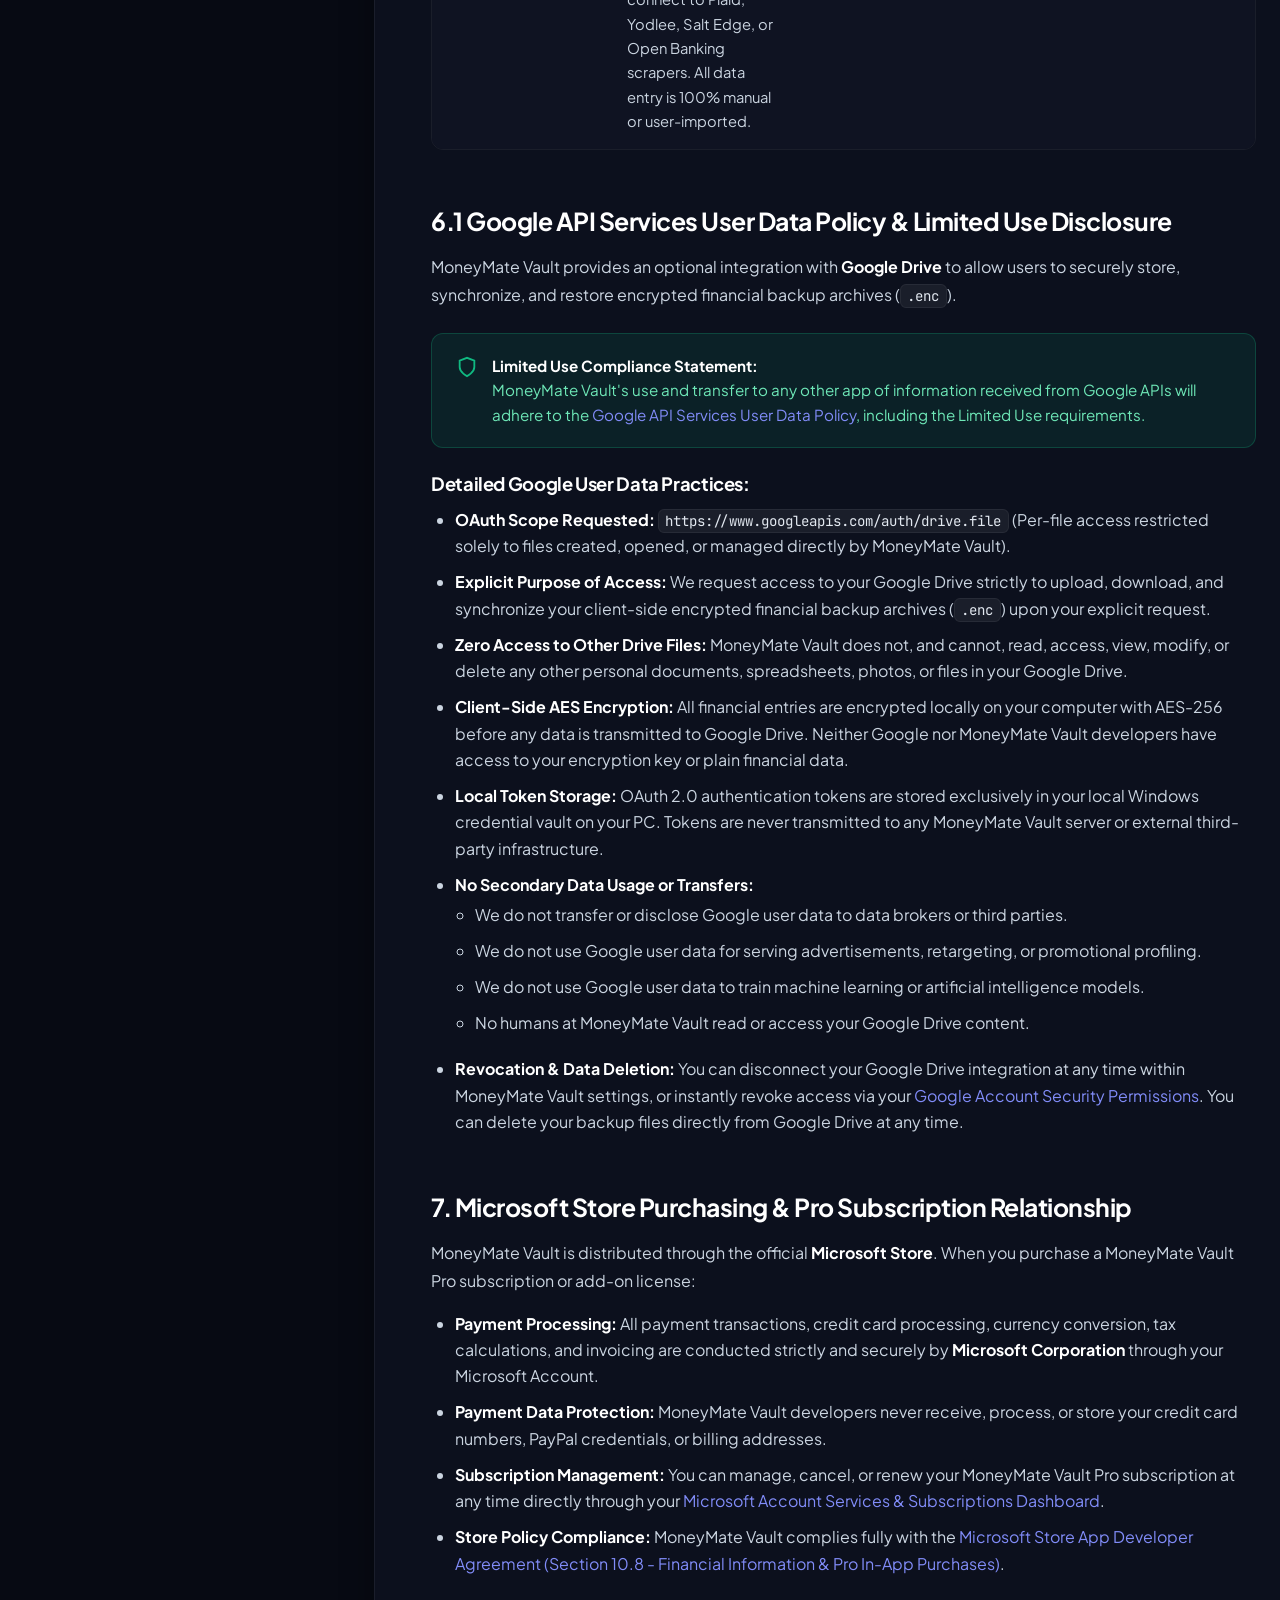
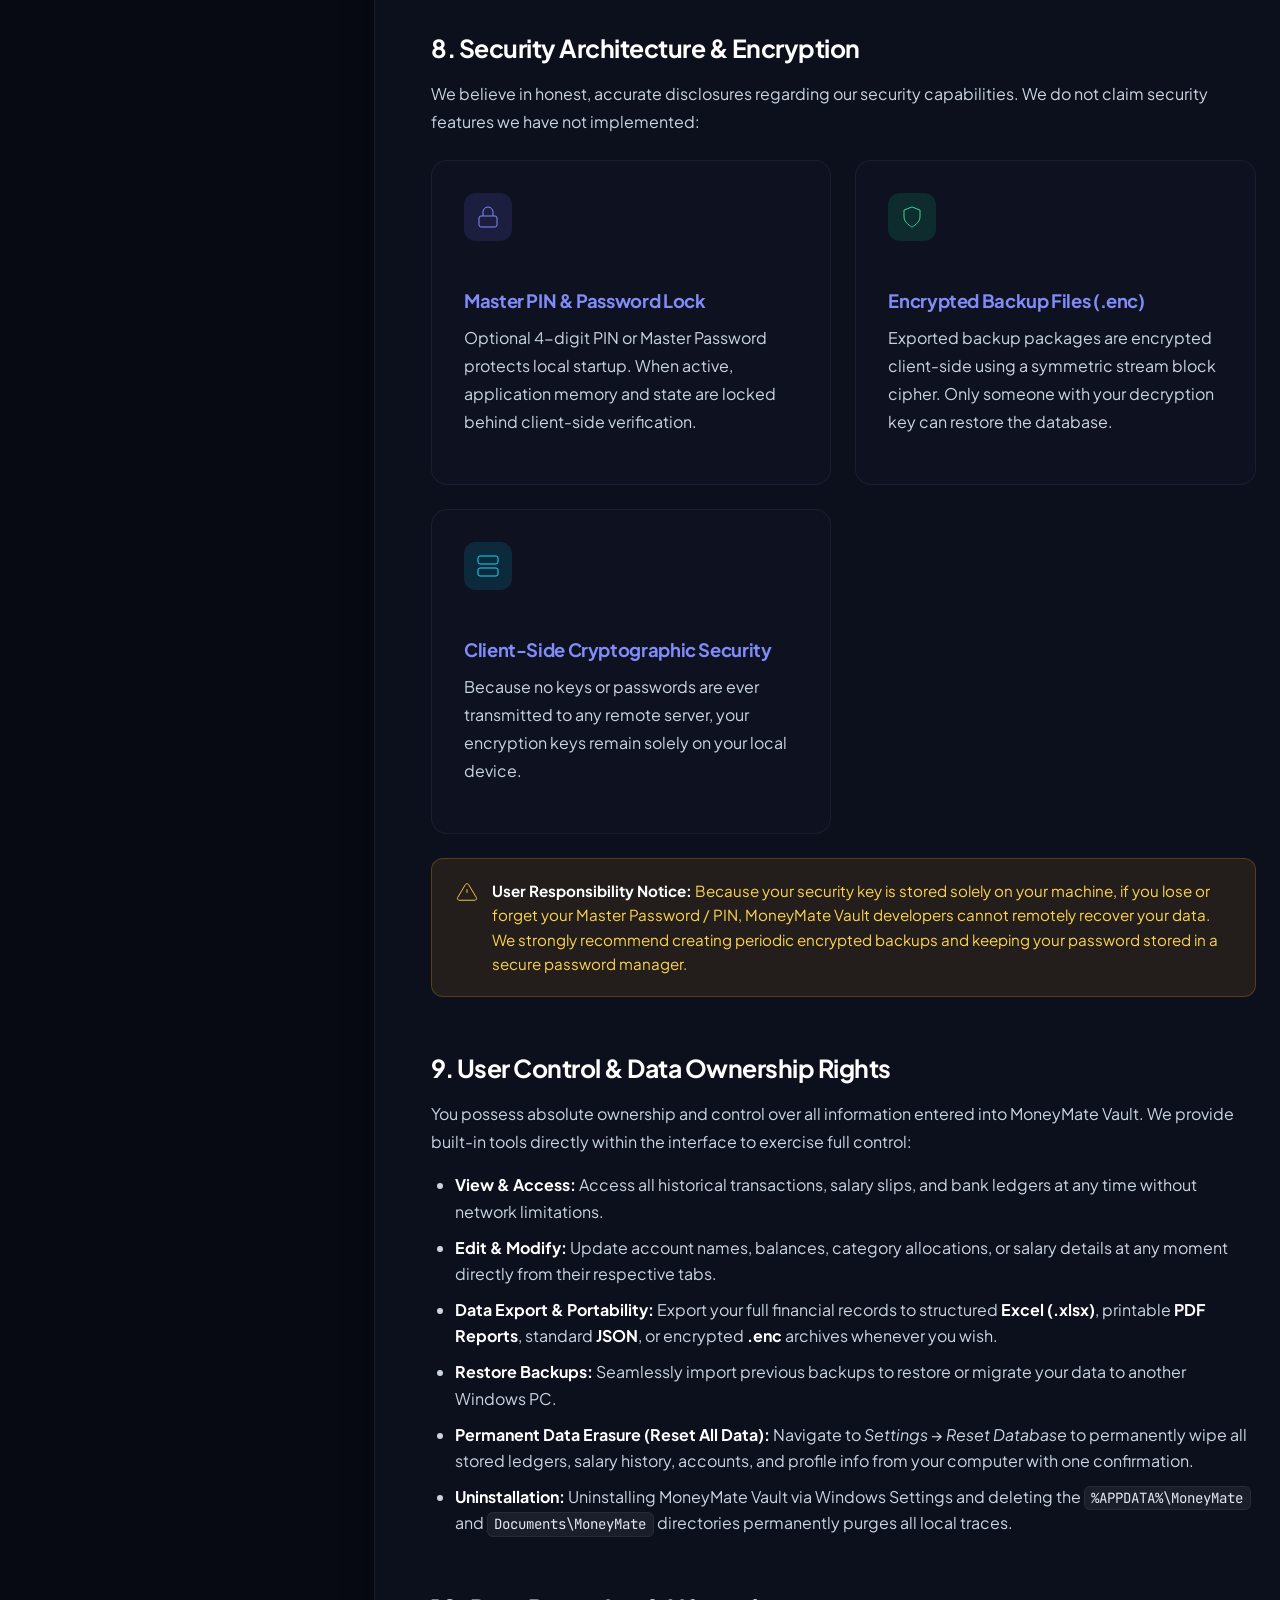
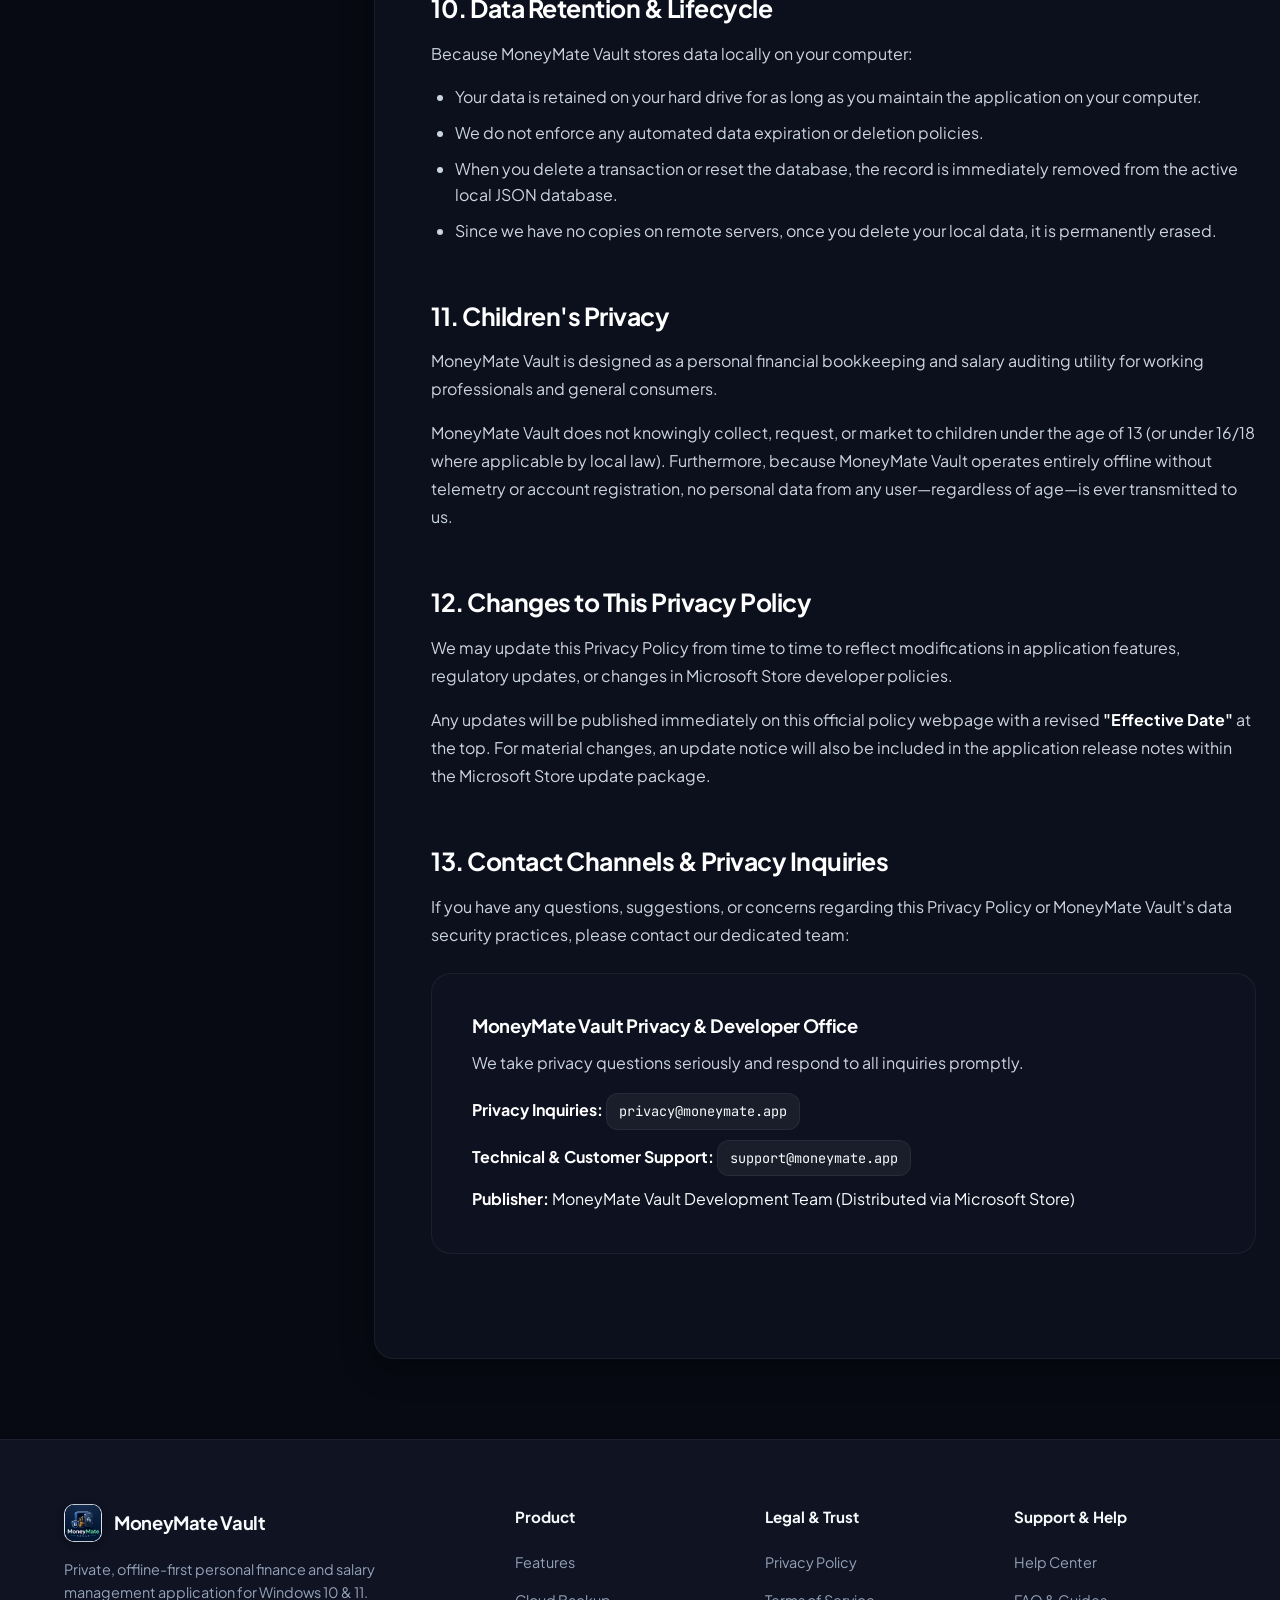
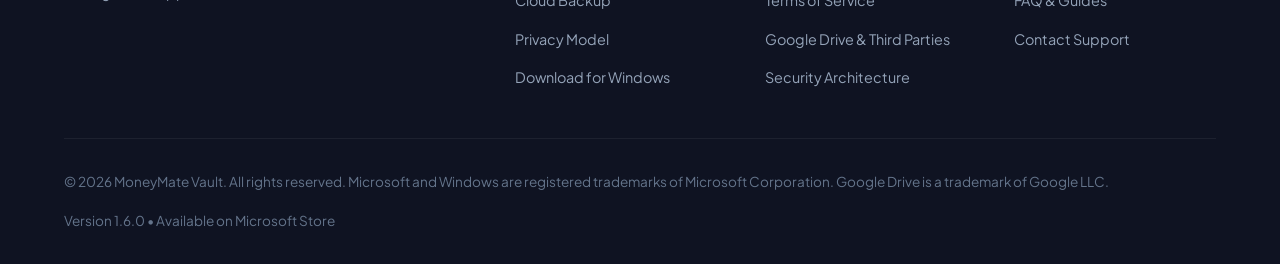
<file: privacy.html>
<!DOCTYPE html>
<html lang="en">

<head>
  <meta charset="UTF-8">
  <meta name="viewport" content="width=device-width, initial-scale=1.0">
  <meta name="google-site-verification" content="Ac3kvOH5Q8Ll154Vmp-qw-oG1okebQLlyYuAiqwtGdA" />
  <link rel="canonical" href="https://janindu98.github.io/moneymate-website/privacy.html">
  <title>Privacy Policy - MoneyMate Vault</title>
  <meta name="description"
    content="Official Privacy Policy for MoneyMate Vault. Learn how MoneyMate Vault handles your financial data, local encrypted storage, Google Drive backup, and your privacy rights.">
  <meta property="og:title" content="Privacy Policy - MoneyMate Vault">
  <meta property="og:description"
    content="Official Privacy Policy for MoneyMate Vault. Learn how MoneyMate Vault handles your financial data, local encrypted storage, Google Drive backup, and your privacy rights.">
  <meta property="og:url" content="https://janindu98.github.io/moneymate-website/privacy.html">
  <meta property="og:type" content="article">
  <meta property="og:site_name" content="MoneyMate Vault">
  <link rel="icon" type="image/png" href="assets/logo_2.png">
  <link rel="preconnect" href="https://fonts.googleapis.com">
  <link rel="preconnect" href="https://fonts.gstatic.com" crossorigin>
  <link
    href="https://fonts.googleapis.com/css2?family=Inter:wght@300;400;500;600;700&family=Plus+Jakarta+Sans:wght@300;400;500;600;700;800&family=JetBrains+Mono:wght@400;500;600&display=swap"
    rel="stylesheet">
  <link rel="stylesheet" href="styles.css">
</head>

<body>
  <!-- Navigation Header (Unified Single Top Navbar - Identical Across All Pages) -->
  <header class="site-header">
    <div class="container">
      <nav class="site-nav">
        <a href="index.html" class="brand" aria-label="MoneyMate Vault Home">
          <img src="assets/logo_2.png" alt="MoneyMate Vault Logo" width="38" height="38">
          <div class="brand-text">
            <span class="brand-title">MoneyMate Vault</span>
            <span class="brand-subtitle">Desktop Application</span>
          </div>
        </a>

        <ul class="nav-links">
          <li><a href="index.html#overview" class="nav-link">Overview</a></li>
          <li><a href="index.html#purpose" class="nav-link">App Purpose</a></li>
          <li><a href="index.html#features" class="nav-link">Features</a></li>
          <li><a href="index.html#cloud-backup" class="nav-link">Cloud Backup</a></li>
          <li><a href="privacy.html" class="nav-link active">Privacy Policy</a></li>
          <li><a href="terms.html" class="nav-link">Terms of Service</a></li>
          <li><a href="support.html" class="nav-link">Support & Help</a></li>
        </ul>

        <div class="nav-cta-group">
          <a href="index.html#download" class="btn btn-primary btn-sm">
            <svg viewBox="0 0 24 24" width="15" height="15" fill="currentColor">
              <path
                d="M0 0h11.377v11.372H0zM12.623 0H24v11.372H12.623zM0 12.623h11.377V24H0zM12.623 12.623H24V24H12.623z" />
            </svg>
            Microsoft Store
          </a>
        </div>
      </nav>
    </div>
  </header>

  <!-- Main Content Container -->
  <main class="container">
    <div class="policy-page-layout">
      <!-- Sidebar Navigation / Table of Contents -->
      <aside class="policy-sidebar">
        <div class="sidebar-heading">Policy Navigation</div>
        <ul class="sidebar-nav-list" id="policyToc">
          <li class="sidebar-nav-item"><a href="#executive-summary">1. Executive Summary</a></li>
          <li class="sidebar-nav-item"><a href="#data-handled">2. Data We Handle</a></li>
          <li class="sidebar-nav-item"><a href="#purpose-of-use">3. Why Data is Used</a></li>
          <li class="sidebar-nav-item"><a href="#storage-architecture">4. Where Data is Stored</a></li>
          <li class="sidebar-nav-item"><a href="#data-transmission">5. Data Transmission</a></li>
          <li class="sidebar-nav-item"><a href="#third-parties">6. Third-Party Services</a></li>
          <li class="sidebar-nav-item"><a href="#google-api-policy">6.1 Google API & Limited Use</a></li>
          <li class="sidebar-nav-item"><a href="#microsoft-store">7. Microsoft Store & Pro</a></li>
          <li class="sidebar-nav-item"><a href="#security-measures">8. Security & Encryption</a></li>
          <li class="sidebar-nav-item"><a href="#user-control">9. Your Rights & Control</a></li>
          <li class="sidebar-nav-item"><a href="#data-retention">10. Data Retention</a></li>
          <li class="sidebar-nav-item"><a href="#childrens-privacy">11. Children's Privacy</a></li>
          <li class="sidebar-nav-item"><a href="#policy-changes">12. Policy Changes</a></li>
          <li class="sidebar-nav-item"><a href="#contact-us">13. Contact & Inquiries</a></li>
        </ul>

        <div style="margin-top: 2rem; padding-top: 1.5rem; border-top: 1px solid var(--border-color);">
          <div style="font-size: 0.8rem; color: var(--text-muted); margin-bottom: 0.5rem;">Have questions?</div>
          <div class="copy-pill" onclick="copyEmail('privacy@moneymate.app')">
            <svg viewBox="0 0 24 24" width="14" height="14" fill="none" stroke="currentColor" strokeWidth="2">
              <path d="M4 4h16c1.1 0 2 .9 2 2v12c0 1.1-.9 2-2 2H4c-1.1 0-2-.9-2-2V6c0-1.1.9-2 2-2z"></path>
              <polyline points="22,6 12,13 2,6"></polyline>
            </svg>
            <span>privacy@moneymate.app</span>
          </div>
        </div>
      </aside>

      <!-- Policy Body Document -->
      <article class="policy-content-body">
        <header class="policy-header">
          <div class="meta-badge badge-success">
            <svg viewBox="0 0 24 24" width="14" height="14" fill="none" stroke="currentColor" strokeWidth="2.5">
              <polyline points="20 6 9 17 4 12"></polyline>
            </svg>
            100% On-Device / Local Storage Architecture
          </div>
          <h1 style="margin-top: 1rem; margin-bottom: 0.5rem;">MoneyMate Vault Privacy Policy</h1>
          <p style="font-size: 1.05rem; color: var(--text-secondary);">
            Clear, transparent, and legally binding disclosure of how MoneyMate Vault manages your personal finance data
            on Windows.
          </p>
          <div class="policy-meta-tags">
            <span class="meta-badge">Effective Date: August 18, 2026</span>
            <span class="meta-badge">Application Version: 1.6.0</span>
            <span class="meta-badge badge-store">Available on Microsoft Store</span>
            <span class="meta-badge">Platform: Windows 10 & 11 (x64)</span>
            <span class="meta-badge">Official URL: https://janindu98.github.io/moneymate-website/privacy.html</span>
          </div>
        </header>

        <!-- Section 1: Executive Summary -->
        <section id="executive-summary" class="policy-section">
          <h2>1. Executive Summary & Privacy Philosophy</h2>
          <p>
            At <strong>MoneyMate Vault</strong> ("we", "us", or "our"), your financial privacy is not merely a
            feature—it is the foundational architectural pillar of our software. We believe your salary, bank balances,
            tax identification, and transaction records belong solely to you.
          </p>
          <p>
            Unlike traditional cloud-based personal finance web services that upload and process your confidential
            financial ledger on remote multi-tenant servers, <strong>MoneyMate Vault is engineered as a 100% On-Device,
              Offline-First Desktop Application for Microsoft Windows</strong>.
          </p>

          <div class="notice-card notice-success">
            <div class="notice-icon">
              <svg viewBox="0 0 24 24" width="22" height="22" fill="none" stroke="currentColor" strokeWidth="2">
                <path d="M12 22s8-4 8-10V5l-8-3-8 3v7c0 6 8 10 8 10z"></path>
              </svg>
            </div>
            <div>
              <strong>Key Privacy Guarantee:</strong>
              MoneyMate Vault does not operate any remote backend server to collect, harvest, monetize, profile, or
              inspect your financial transactions. All data entries, salary records, receipts, and custom budgets remain
              strictly stored on your local PC storage drive.
            </div>
          </div>
        </section>

        <!-- Section 2: Data We Handle -->
        <section id="data-handled" class="policy-section">
          <h2>2. What Information MoneyMate Vault Handles</h2>
          <p>
            To provide comprehensive budgeting, multi-account balancing, compensation management, and financial
            reporting, MoneyMate Vault allows you to record specific categories of information locally within the
            application:
          </p>

          <div class="table-responsive">
            <table class="policy-table">
              <thead>
                <tr>
                  <th style="width: 25%;">Data Category</th>
                  <th style="width: 45%;">Specific Data Elements Collected/Stored Locally</th>
                  <th style="width: 30%;">User Custody & Storage</th>
                </tr>
              </thead>
              <tbody>
                <tr>
                  <td><strong>Profile & Identity</strong></td>
                  <td>User display name, Employer / Company name, Employee ID, Job Designation / Position.</td>
                  <td>Local database (<code>database.json</code>)</td>
                </tr>
                <tr>
                  <td><strong>Bank & Account Details</strong></td>
                  <td>Account custom names, Financial Institution / Bank names, Account numbers, Account classifications
                    (Savings, Current, Physical Cash Wallet, Credit Card, Loan), Initial balances, Current balance
                    tallies, Color themes.</td>
                  <td>Local database</td>
                </tr>
                <tr>
                  <td><strong>Income, Expenses & Ledger</strong></td>
                  <td>Transaction dates, Numeric amounts, Primary payment categories, Subcategories, Payment types
                    (Income, Expense, Online Payment, Cash Transfer, Deposit, Withdrawal, Bill Payment), Descriptions,
                    Reference notes.</td>
                  <td>Local database</td>
                </tr>
                <tr>
                  <td><strong>Salary & Statutory Records</strong></td>
                  <td>Monthly compensation logs, Basic salary figures, Fixed allowances, Variable allowances, Bonuses,
                    Overtime hours & payments, Statutory deductions (Employee EPF 8%, Employer EPF 12%, Employer ETF
                    3%), Personal Income Taxes / Withholdings, Loan deductions, Net take-home pay.</td>
                  <td>Local database</td>
                </tr>
                <tr>
                  <td><strong>Tax & Statutory Identifiers</strong></td>
                  <td>Personal Tax Identification Number (TIN / Tax ID), Employee Provident Fund ID (EPF), Employees'
                    Trust Fund ID (ETF), Custom statutory contribution percentages.</td>
                  <td>Local database</td>
                </tr>
                <tr>
                  <td><strong>Receipts & Salary Attachments</strong></td>
                  <td>Uploaded payslip documents (PDF, JPG, PNG) and receipt/invoice image snapshots associated with
                    specific transaction records.</td>
                  <td>Local folder (<code>Documents\MoneyMate\payslips</code> & <code>transaction_images</code>)</td>
                </tr>
                <tr>
                  <td><strong>Budgets, Bills & Subscriptions</strong></td>
                  <td>Monthly category spending caps, Recurring bill limits (Electricity, Water, Internet, Phone,
                    Insurance, Rent, Credit Card), Subscription lists (Service name, Billing cycle, Recurring fee,
                    Renewal dates).</td>
                  <td>Local database</td>
                </tr>
                <tr>
                  <td><strong>Security Credentials & Backups</strong></td>
                  <td>User-configured 4-digit Master PIN or Master Password (used locally for database encryption
                    unlock) and exported encrypted backup archives (<code>.enc</code>).</td>
                  <td>Local machine memory & user-selected backup path</td>
                </tr>
              </tbody>
            </table>
          </div>
        </section>

        <!-- Section 3: Purpose of Use -->
        <section id="purpose-of-use" class="policy-section">
          <h2>3. Why the Data is Used (Purposes of Processing)</h2>
          <p>
            Every piece of data processed by MoneyMate Vault is used strictly to execute core financial management
            features requested directly by the user:
          </p>
          <ul>
            <li><strong>Personal Finance Management:</strong> Calculating real-time account balances, tracking
              multi-account cash flows, and maintaining an immutable double-entry transfer ledger.</li>
            <li><strong>Salary & Statutory Compensation Tracking:</strong> Organizing historical compensation records,
              calculating statutory employer/employee deductions (EPF/ETF), and computing net salary.</li>
            <li><strong>Financial Analytics & Visualizations:</strong> Rendering interactive visual charts (using
              Chart.js) for expense breakdowns, income vs. expense ratios, and month-over-month trend analysis.</li>
            <li><strong>Budgeting & Alert Monitoring:</strong> Comparing actual expenditures against user-defined
              category caps and bill thresholds to display visual budget warning alerts.</li>
            <li><strong>Statement & Report Generation:</strong> Compiling boardroom-grade PDF summaries (via jsPDF) and
              Excel spreadsheets (via SheetJS) for personal record-keeping, tax preparation, or auditing.</li>
            <li><strong>Backup & Disaster Recovery:</strong> Exporting encrypted database packages (<code>.enc</code>)
              and restoring previous ledgers upon user command.</li>
            <li><strong>Pro Feature Entitlement:</strong> Checking license validity via Microsoft Store APIs to unlock
              unlimited accounts and advanced export tools.</li>
          </ul>
        </section>

        <!-- Section 4: Storage Architecture -->
        <section id="storage-architecture" class="policy-section">
          <h2>4. Where Your Data is Stored</h2>
          <p>
            MoneyMate Vault does not store your financial records in an external cloud database. All persistent
            application data is stored entirely on your Windows PC file system:
          </p>

          <div class="notice-card notice-info">
            <div class="notice-icon">
              <svg viewBox="0 0 24 24" width="22" height="22" fill="none" stroke="currentColor" strokeWidth="2">
                <path d="M22 19a2 2 0 0 1-2 2H4a2 2 0 0 1-2-2V5a2 2 0 0 1 2-2h5l2 3h9a2 2 0 0 1 2 2z"></path>
              </svg>
            </div>
            <div>
              <strong>Standard Local Storage Locations on Windows:</strong><br>
              • Database Ledger: <code>%APPDATA%\MoneyMate\database.json</code><br>
              • Payslip Attachments: <code>%USERPROFILE%\Documents\MoneyMate\payslips\</code><br>
              • Receipt Snapshots: <code>%USERPROFILE%\Documents\MoneyMate\transaction_images\</code><br>
              • Manual Backups: User-chosen directory (e.g., <code>Documents</code> or external storage).
            </div>
          </div>

          <h3>Local Encryption Support</h3>
          <p>
            MoneyMate Vault features an optional <strong>Security Lock</strong> system. If you enable a 4-digit PIN or
            Master Password in Settings:
          </p>
          <ul>
            <li>The entire database state is serialized and encrypted on disk using client-side cryptographic stream
              encoding (Base64 XOR block cipher with your unique key).</li>
            <li>When locked, the raw financial figures cannot be read from the <code>database.json</code> file in plain
              text.</li>
            <li>Unlocking happens strictly within your PC's local RAM. Your PIN/Password is never transmitted over the
              internet.</li>
          </ul>
        </section>

        <!-- Section 5: Data Transmission -->
        <section id="data-transmission" class="policy-section">
          <h2>5. Whether Data is Transmitted (Network Communications)</h2>
          <p>
            We adhere to an unequivocal policy regarding data egress:
          </p>

          <div class="notice-card notice-success">
            <div class="notice-icon">
              <svg viewBox="0 0 24 24" width="22" height="22" fill="none" stroke="#10b981" stroke-width="2">
                <circle cx="12" cy="12" r="10"></circle>
                <line x1="4.93" y1="4.93" x2="19.07" y2="19.07"></line>
              </svg>
            </div>
            <div>
              <strong>No Developer Server or Remote Financial Database:</strong><br>
              MoneyMate Vault does not transmit your financial transactions, salary figures, bank balances, or personal
              notes to a MoneyMate Vault developer server or remote financial database. When you explicitly enable cloud
              backup, MoneyMate Vault encrypts your backup locally before uploading the encrypted backup file to your selected
              cloud storage provider, such as Google Drive.
            </div>
          </div>

          <p>The only network communications that may occur on your PC are:</p>
          <ol>
            <li><strong>Microsoft Store API Calls:</strong> The desktop app invokes native Windows Runtime Store APIs
              (<code>Windows.Services.Store</code>) to verify whether your Windows Microsoft Account owns a MoneyMate Vault
              Pro license or active subscription.</li>
            <li><strong>User-Initiated Google Drive & Cloud Backups:</strong> If you explicitly choose to backup your
              data to Google Drive or a local cloud-synced folder, MoneyMate Vault creates encrypted backups of your
              financial data and stores those encrypted backup files (<code>.enc</code>) in your Google Drive or
              designated sync directory. Financial data is encrypted locally on your device before it is uploaded.</li>
          </ol>
        </section>

        <!-- Section 6: Third-Party Services -->
        <section id="third-parties" class="policy-section">
          <h2>6. Third-Party Services & Integrations</h2>
          <p>
            To provide complete transparency as required by Microsoft Store and Google API policies, the table below
            outlines all third-party services, APIs, and dependencies:
          </p>

          <div class="table-responsive">
            <table class="policy-table">
              <thead>
                <tr>
                  <th>Service / Provider</th>
                  <th>Role & Function</th>
                  <th>Data Shared / Accessed</th>
                  <th>Governing Privacy Terms</th>
                </tr>
              </thead>
              <tbody>
                <tr>
                  <td><strong>Microsoft Corporation (Microsoft Store)</strong></td>
                  <td>App distribution, digital licensing, Pro in-app purchase and subscription billing.</td>
                  <td>Microsoft Account ID, Store purchase receipt token. <em>No financial ledger data is shared.</em>
                  </td>
                  <td><a href="https://privacy.microsoft.com/privacystatement" target="_blank"
                      rel="noopener noreferrer">Microsoft Privacy Statement</a></td>
                </tr>
                <tr>
                  <td><strong>Google Drive (Google LLC)</strong></td>
                  <td>Optional user-initiated encrypted backup file storage.</td>
                  <td>Encrypted backup files (<code>.enc</code>). All financial data is encrypted locally before upload.
                    No plain financial data is shared.</td>
                  <td><a href="https://policies.google.com/privacy" target="_blank" rel="noopener noreferrer">Google
                      Privacy Policy</a></td>
                </tr>
                <tr>
                  <td><strong>Analytics & Crash Telemetry</strong></td>
                  <td><strong>None.</strong> MoneyMate Vault does not embed Google Analytics, Firebase, Sentry,
                    Mixpanel, or any tracking SDKs.</td>
                  <td>None.</td>
                  <td>N/A</td>
                </tr>
                <tr>
                  <td><strong>Banking Aggregation APIs</strong></td>
                  <td><strong>None.</strong> MoneyMate Vault does not connect to Plaid, Yodlee, Salt Edge, or Open
                    Banking scrapers. All data entry is 100% manual or user-imported.</td>
                  <td>None.</td>
                  <td>N/A</td>
                </tr>
              </tbody>
            </table>
          </div>
        </section>

        <!-- Section 6.1: Google API Services User Data Policy & Limited Use -->
        <section id="google-api-policy" class="policy-section">
          <h2>6.1 Google API Services User Data Policy & Limited Use Disclosure</h2>
          <p>
            MoneyMate Vault provides an optional integration with <strong>Google Drive</strong> to allow users to
            securely store, synchronize, and restore encrypted financial backup archives (<code>.enc</code>).
          </p>

          <div class="notice-card notice-success">
            <div class="notice-icon">
              <svg viewBox="0 0 24 24" width="22" height="22" fill="none" stroke="#10b981" stroke-width="2">
                <path d="M12 22s8-4 8-10V5l-8-3-8 3v7c0 6 8 10 8 10z"></path>
              </svg>
            </div>
            <div>
              <strong>Limited Use Compliance Statement:</strong><br>
              MoneyMate Vault's use and transfer to any other app of information received from Google APIs will adhere
              to the <a href="https://developers.google.com/terms/api-services-user-data-policy" target="_blank"
                rel="noopener noreferrer">Google API Services User Data Policy</a>, including the Limited Use
              requirements.
            </div>
          </div>

          <h3 style="margin-top: 1.5rem; margin-bottom: 0.75rem; color: #fff;">Detailed Google User Data Practices:</h3>
          <ul style="padding-left: 1.5rem; margin-bottom: 1.25rem;">
            <li><strong>OAuth Scope Requested:</strong> <code>https://www.googleapis.com/auth/drive.file</code>
              (Per-file access restricted solely to files created, opened, or managed directly by MoneyMate Vault).</li>
            <li><strong>Explicit Purpose of Access:</strong> We request access to your Google Drive strictly to upload,
              download, and synchronize your client-side encrypted financial backup archives (<code>.enc</code>) upon
              your explicit request.</li>
            <li><strong>Zero Access to Other Drive Files:</strong> MoneyMate Vault does not, and cannot, read, access,
              view, modify, or delete any other personal documents, spreadsheets, photos, or files in your Google Drive.
            </li>
            <li><strong>Client-Side AES Encryption:</strong> All financial entries are encrypted locally on your
              computer with AES-256 before any data is transmitted to Google Drive. Neither Google nor MoneyMate Vault
              developers have access to your encryption key or plain financial data.</li>
            <li><strong>Local Token Storage:</strong> OAuth 2.0 authentication tokens are stored exclusively in your
              local Windows credential vault on your PC. Tokens are never transmitted to any MoneyMate Vault server or
              external third-party infrastructure.</li>
            <li><strong>No Secondary Data Usage or Transfers:</strong>
              <ul style="padding-left: 1.25rem; margin-top: 0.25rem;">
                <li>We do not transfer or disclose Google user data to data brokers or third parties.</li>
                <li>We do not use Google user data for serving advertisements, retargeting, or promotional profiling.
                </li>
                <li>We do not use Google user data to train machine learning or artificial intelligence models.</li>
                <li>No humans at MoneyMate Vault read or access your Google Drive content.</li>
              </ul>
            </li>
            <li><strong>Revocation & Data Deletion:</strong> You can disconnect your Google Drive integration at any
              time within MoneyMate Vault settings, or instantly revoke access via your <a
                href="https://myaccount.google.com/permissions" target="_blank" rel="noopener noreferrer">Google Account
                Security Permissions</a>. You can delete your backup files directly from Google Drive at any time.</li>
          </ul>
        </section>

        <!-- Section 7: Microsoft Store & Pro -->
        <section id="microsoft-store" class="policy-section">
          <h2>7. Microsoft Store Purchasing & Pro Subscription Relationship</h2>
          <p>
            MoneyMate Vault is distributed through the official <strong>Microsoft Store</strong>. When you purchase a
            MoneyMate Vault Pro subscription or add-on license:
          </p>
          <ul>
            <li><strong>Payment Processing:</strong> All payment transactions, credit card processing, currency
              conversion, tax calculations, and invoicing are conducted strictly and securely by <strong>Microsoft
                Corporation</strong> through your Microsoft Account.</li>
            <li><strong>Payment Data Protection:</strong> MoneyMate Vault developers never receive, process, or store
              your credit card numbers, PayPal credentials, or billing addresses.</li>
            <li><strong>Subscription Management:</strong> You can manage, cancel, or renew your MoneyMate Vault Pro
              subscription at any time directly through your <a href="https://account.microsoft.com/services"
                target="_blank" rel="noopener noreferrer">Microsoft Account Services & Subscriptions Dashboard</a>.</li>
            <li><strong>Store Policy Compliance:</strong> MoneyMate Vault complies fully with the <a
                href="https://learn.microsoft.com/en-us/windows/apps/publish/publish-your-app/ms-store-policies"
                target="_blank" rel="noopener noreferrer">Microsoft Store App Developer Agreement (Section 10.8 -
                Financial Information & Pro In-App Purchases)</a>.</li>
          </ul>
        </section>

        <!-- Section 8: Security Measures -->
        <section id="security-measures" class="policy-section">
          <h2>8. Security Architecture & Encryption</h2>
          <p>
            We believe in honest, accurate disclosures regarding our security capabilities. We do not claim security
            features we have not implemented:
          </p>

          <div class="features-grid" style="margin: 1.5rem 0;">
            <div class="feature-card">
              <div class="feature-icon-box" style="background: rgba(99, 102, 241, 0.15); color: #818cf8;">
                <svg viewBox="0 0 24 24" width="24" height="24" fill="none" stroke="currentColor" strokeWidth="2">
                  <rect x="3" y="11" width="18" height="11" rx="2" ry="2"></rect>
                  <path d="M7 11V7a5 5 0 0 1 10 0v4"></path>
                </svg>
              </div>
              <h3>Master PIN & Password Lock</h3>
              <p>
                Optional 4-digit PIN or Master Password protects local startup. When active, application memory and
                state are locked behind client-side verification.
              </p>
            </div>

            <div class="feature-card">
              <div class="feature-icon-box" style="background: rgba(16, 185, 129, 0.15); color: #34d399;">
                <svg viewBox="0 0 24 24" width="24" height="24" fill="none" stroke="currentColor" strokeWidth="2">
                  <path d="M12 22s8-4 8-10V5l-8-3-8 3v7c0 6 8 10 8 10z"></path>
                </svg>
              </div>
              <h3>Encrypted Backup Files (.enc)</h3>
              <p>
                Exported backup packages are encrypted client-side using a symmetric stream block cipher. Only someone
                with your decryption key can restore the database.
              </p>
            </div>

            <div class="feature-card">
              <div class="feature-icon-box" style="background: rgba(6, 182, 212, 0.15); color: #22d3ee;">
                <svg viewBox="0 0 24 24" width="24" height="24" fill="none" stroke="currentColor" strokeWidth="2">
                  <rect x="2" y="2" width="20" height="8" rx="2" ry="2"></rect>
                  <rect x="2" y="14" width="20" height="8" rx="2" ry="2"></rect>
                  <line x1="6" y1="6" x2="6.01" y2="6"></line>
                  <line x1="6" y1="18" x2="6.01" y2="18"></line>
                </svg>
              </div>
              <h3>Client-Side Cryptographic Security</h3>
              <p>
                Because no keys or passwords are ever transmitted to any remote server, your encryption keys remain
                solely on your local device.
              </p>
            </div>
          </div>

          <div class="notice-card notice-warning">
            <div class="notice-icon">
              <svg viewBox="0 0 24 24" width="22" height="22" fill="none" stroke="currentColor" strokeWidth="2">
                <path d="M10.29 3.86L1.82 18a2 2 0 0 0 1.71 3h16.94a2 2 0 0 0 1.71-3L13.71 3.86a2 2 0 0 0-3.42 0z">
                </path>
                <line x1="12" y1="9" x2="12" y2="13"></line>
                <line x1="12" y1="17" x2="12.01" y2="17"></line>
              </svg>
            </div>
            <div>
              <strong>User Responsibility Notice:</strong>
              Because your security key is stored solely on your machine, if you lose or forget your Master Password /
              PIN, MoneyMate Vault developers cannot remotely recover your data. We strongly recommend creating periodic
              encrypted backups and keeping your password stored in a secure password manager.
            </div>
          </div>
        </section>

        <!-- Section 9: User Control & Data Rights -->
        <section id="user-control" class="policy-section">
          <h2>9. User Control & Data Ownership Rights</h2>
          <p>
            You possess absolute ownership and control over all information entered into MoneyMate Vault. We provide
            built-in tools directly within the interface to exercise full control:
          </p>

          <ul>
            <li><strong>View & Access:</strong> Access all historical transactions, salary slips, and bank ledgers at
              any time without network limitations.</li>
            <li><strong>Edit & Modify:</strong> Update account names, balances, category allocations, or salary details
              at any moment directly from their respective tabs.</li>
            <li><strong>Data Export & Portability:</strong> Export your full financial records to structured
              <strong>Excel (.xlsx)</strong>, printable <strong>PDF Reports</strong>, standard <strong>JSON</strong>, or
              encrypted <strong>.enc</strong> archives whenever you wish.
            </li>
            <li><strong>Restore Backups:</strong> Seamlessly import previous backups to restore or migrate your data to
              another Windows PC.</li>
            <li><strong>Permanent Data Erasure (Reset All Data):</strong> Navigate to <em>Settings → Reset Database</em>
              to permanently wipe all stored ledgers, salary history, accounts, and profile info from your computer with
              one confirmation.</li>
            <li><strong>Uninstallation:</strong> Uninstalling MoneyMate Vault via Windows Settings and deleting the
              <code>%APPDATA%\MoneyMate</code> and <code>Documents\MoneyMate</code> directories permanently purges all
              local traces.
            </li>
          </ul>
        </section>

        <!-- Section 10: Data Retention -->
        <section id="data-retention" class="policy-section">
          <h2>10. Data Retention & Lifecycle</h2>
          <p>
            Because MoneyMate Vault stores data locally on your computer:
          </p>
          <ul>
            <li>Your data is retained on your hard drive for as long as you maintain the application on your computer.
            </li>
            <li>We do not enforce any automated data expiration or deletion policies.</li>
            <li>When you delete a transaction or reset the database, the record is immediately removed from the active
              local JSON database.</li>
            <li>Since we have no copies on remote servers, once you delete your local data, it is permanently erased.
            </li>
          </ul>
        </section>

        <!-- Section 11: Children's Privacy -->
        <section id="childrens-privacy" class="policy-section">
          <h2>11. Children's Privacy</h2>
          <p>
            MoneyMate Vault is designed as a personal financial bookkeeping and salary auditing utility for working
            professionals and general consumers.
          </p>
          <p>
            MoneyMate Vault does not knowingly collect, request, or market to children under the age of 13 (or under
            16/18 where applicable by local law). Furthermore, because MoneyMate Vault operates entirely offline without
            telemetry or account registration, no personal data from any user—regardless of age—is ever transmitted to
            us.
          </p>
        </section>

        <!-- Section 12: Policy Changes -->
        <section id="policy-changes" class="policy-section">
          <h2>12. Changes to This Privacy Policy</h2>
          <p>
            We may update this Privacy Policy from time to time to reflect modifications in application features,
            regulatory updates, or changes in Microsoft Store developer policies.
          </p>
          <p>
            Any updates will be published immediately on this official policy webpage with a revised <strong>"Effective
              Date"</strong> at the top. For material changes, an update notice will also be included in the application
            release notes within the Microsoft Store update package.
          </p>
        </section>

        <!-- Section 13: Contact Us -->
        <section id="contact-us" class="policy-section">
          <h2>13. Contact Channels & Privacy Inquiries</h2>
          <p>
            If you have any questions, suggestions, or concerns regarding this Privacy Policy or MoneyMate Vault's data
            security practices, please contact our dedicated team:
          </p>

          <div class="callout-box" style="margin-top: 1.5rem;">
            <h3 style="margin-top: 0; color: #fff;">MoneyMate Vault Privacy & Developer Office</h3>
            <p style="margin-bottom: 1rem;">
              We take privacy questions seriously and respond to all inquiries promptly.
            </p>
            <div style="display: flex; flex-direction: column; gap: 10px; margin-top: 1rem;">
              <div>
                <strong>Privacy Inquiries:</strong>
                <span class="copy-pill" onclick="copyEmail('privacy@moneymate.app')">privacy@moneymate.app</span>
              </div>
              <div>
                <strong>Technical & Customer Support:</strong>
                <span class="copy-pill" onclick="copyEmail('support@moneymate.app')">support@moneymate.app</span>
              </div>
              <div>
                <strong>Publisher:</strong> MoneyMate Vault Development Team (Distributed via Microsoft Store)
              </div>
            </div>
          </div>
        </section>
      </article>
    </div>
  </main>

  <!-- Global Footer -->
  <footer class="site-footer">
    <div class="container">
      <div class="footer-grid">
        <div class="footer-brand">
          <div class="brand">
            <img src="assets/logo_2.png" alt="MoneyMate Vault Logo" width="34" height="34">
            <div class="brand-text">
              <span class="brand-title">MoneyMate Vault</span>
              <!-- <span class="brand-subtitle">Desktop Application</span> -->
            </div>
          </div>
          <p>
            Private, offline-first personal finance and salary management application for Windows 10 & 11.
          </p>
        </div>

        <div>
          <div class="footer-title">Product</div>
          <ul class="footer-links">
            <li><a href="index.html#features">Features</a></li>
            <li><a href="index.html#cloud-backup">Cloud Backup</a></li>
            <li><a href="index.html#privacy-spotlight">Privacy Model</a></li>
            <li><a href="index.html#download">Download for Windows</a></li>
          </ul>
        </div>

        <div>
          <div class="footer-title">Legal & Trust</div>
          <ul class="footer-links">
            <li><a href="privacy.html">Privacy Policy</a></li>
            <li><a href="terms.html">Terms of Service</a></li>
            <li><a href="privacy.html#third-parties">Google Drive & Third Parties</a></li>
            <li><a href="privacy.html#security-measures">Security Architecture</a></li>
          </ul>
        </div>

        <div>
          <div class="footer-title">Support & Help</div>
          <ul class="footer-links">
            <li><a href="support.html">Help Center</a></li>
            <li><a href="support.html#faqAccordion">FAQ & Guides</a></li>
            <li><a href="support.html#contact">Contact Support</a></li>
          </ul>
        </div>
      </div>

      <div class="footer-bottom">
        <div>&copy; 2026 MoneyMate Vault. All rights reserved. Microsoft and Windows are registered trademarks of
          Microsoft Corporation. Google Drive is a trademark of Google LLC.</div>
        <div>Version 1.6.0 • Available on Microsoft Store</div>
      </div>
    </div>
  </footer>

  <!-- Toast Notification Container -->
  <div id="webToast" class="web-toast">
    <svg viewBox="0 0 24 24" width="18" height="18" fill="none" stroke="#10b981" strokeWidth="2.5">
      <polyline points="20 6 9 17 4 12"></polyline>
    </svg>
    <span id="webToastText">Email copied to clipboard!</span>
  </div>

  <!-- Interactive JavaScript -->
  <script>
    function copyEmail(email) {
      navigator.clipboard.writeText(email).then(() => {
        showToast('Copied ' + email + ' to clipboard!');
      }).catch(() => {
        showToast('Email: ' + email);
      });
    }

    function showToast(message) {
      const toast = document.getElementById('webToast');
      const text = document.getElementById('webToastText');
      text.textContent = message;
      toast.classList.add('show');
      setTimeout(() => {
        toast.classList.remove('show');
      }, 3000);
    }

    // Scrollspy for Sidebar Table of Contents
    window.addEventListener('DOMContentLoaded', () => {
      const observer = new IntersectionObserver((entries) => {
        entries.forEach(entry => {
          if (entry.isIntersecting) {
            const id = entry.target.getAttribute('id');
            document.querySelectorAll('#policyToc .sidebar-nav-item').forEach(item => {
              item.classList.remove('active');
              const link = item.querySelector('a');
              if (link && link.getAttribute('href') === `#${id}`) {
                item.classList.add('active');
              }
            });
          }
        });
      }, { rootMargin: '-20% 0px -70% 0px' });

      document.querySelectorAll('.policy-section').forEach(section => {
        observer.observe(section);
      });
    });
  </script>
</body>

</html>
</file>
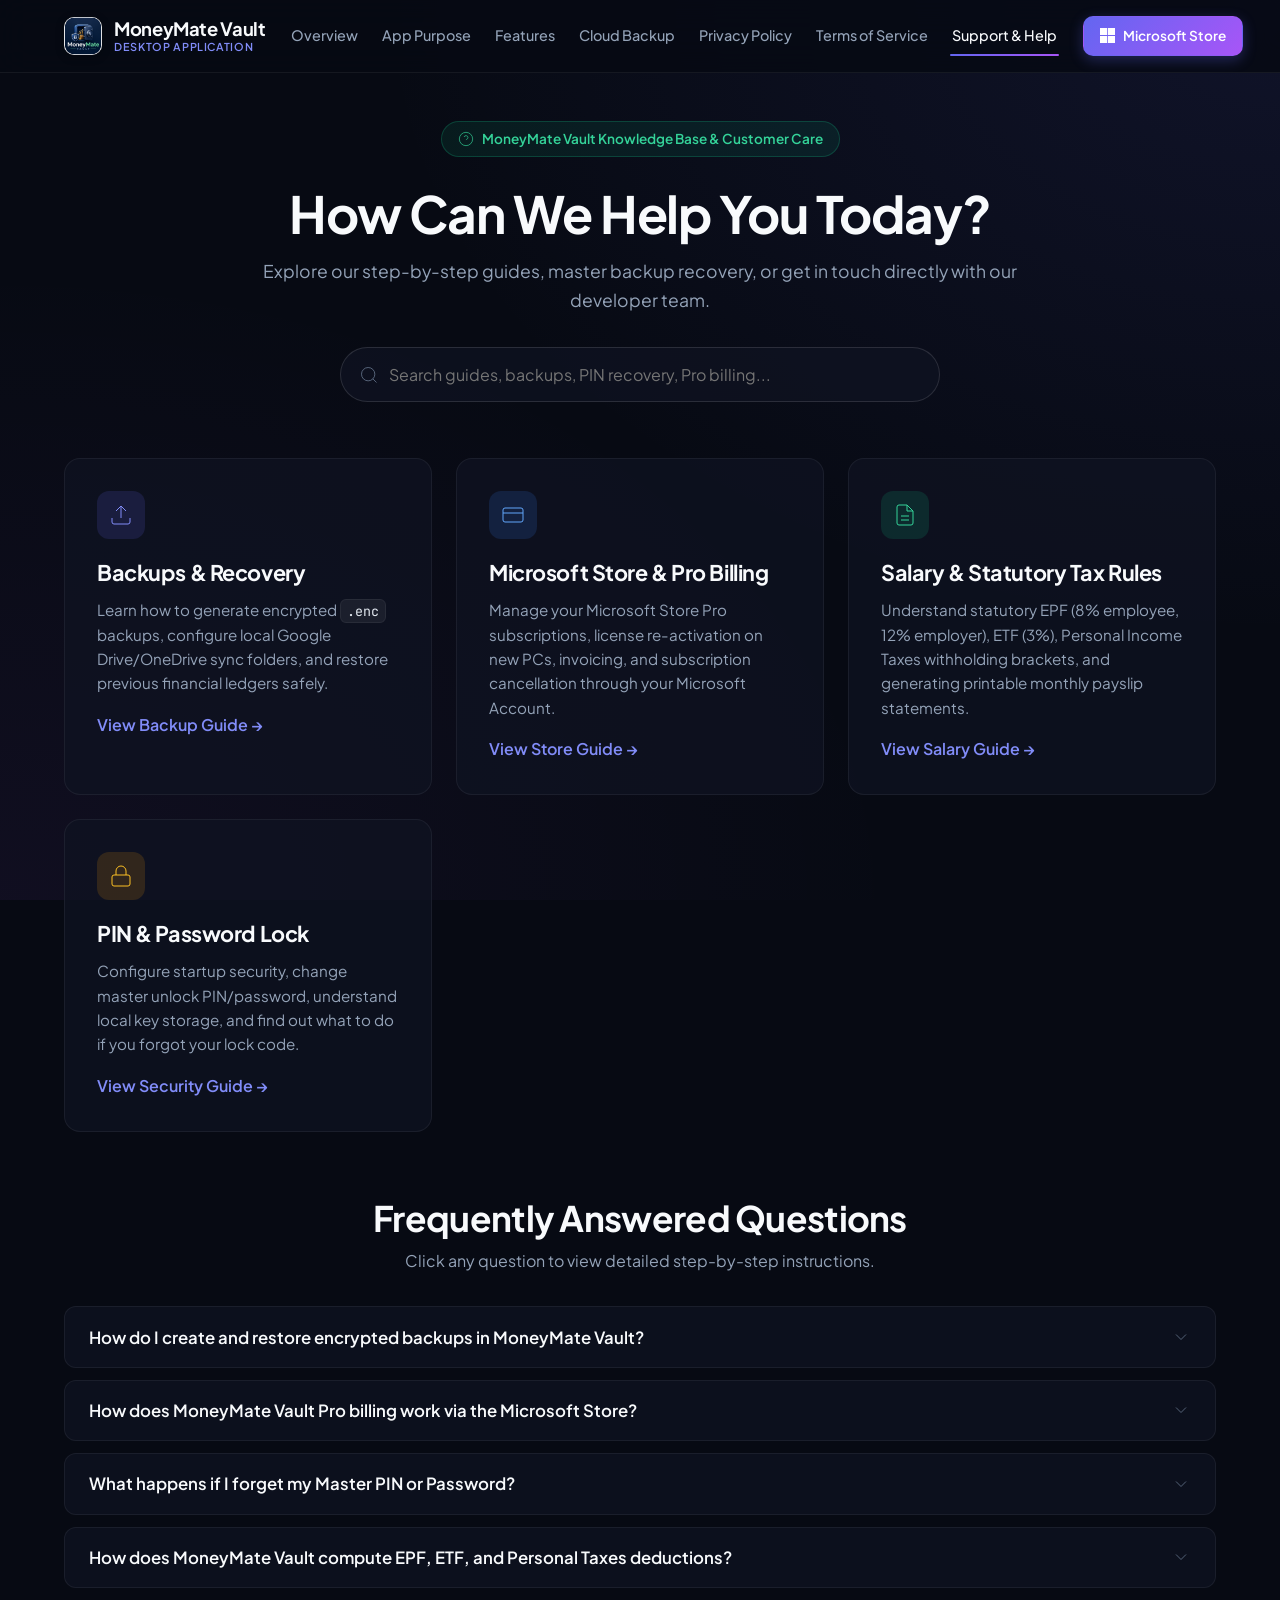
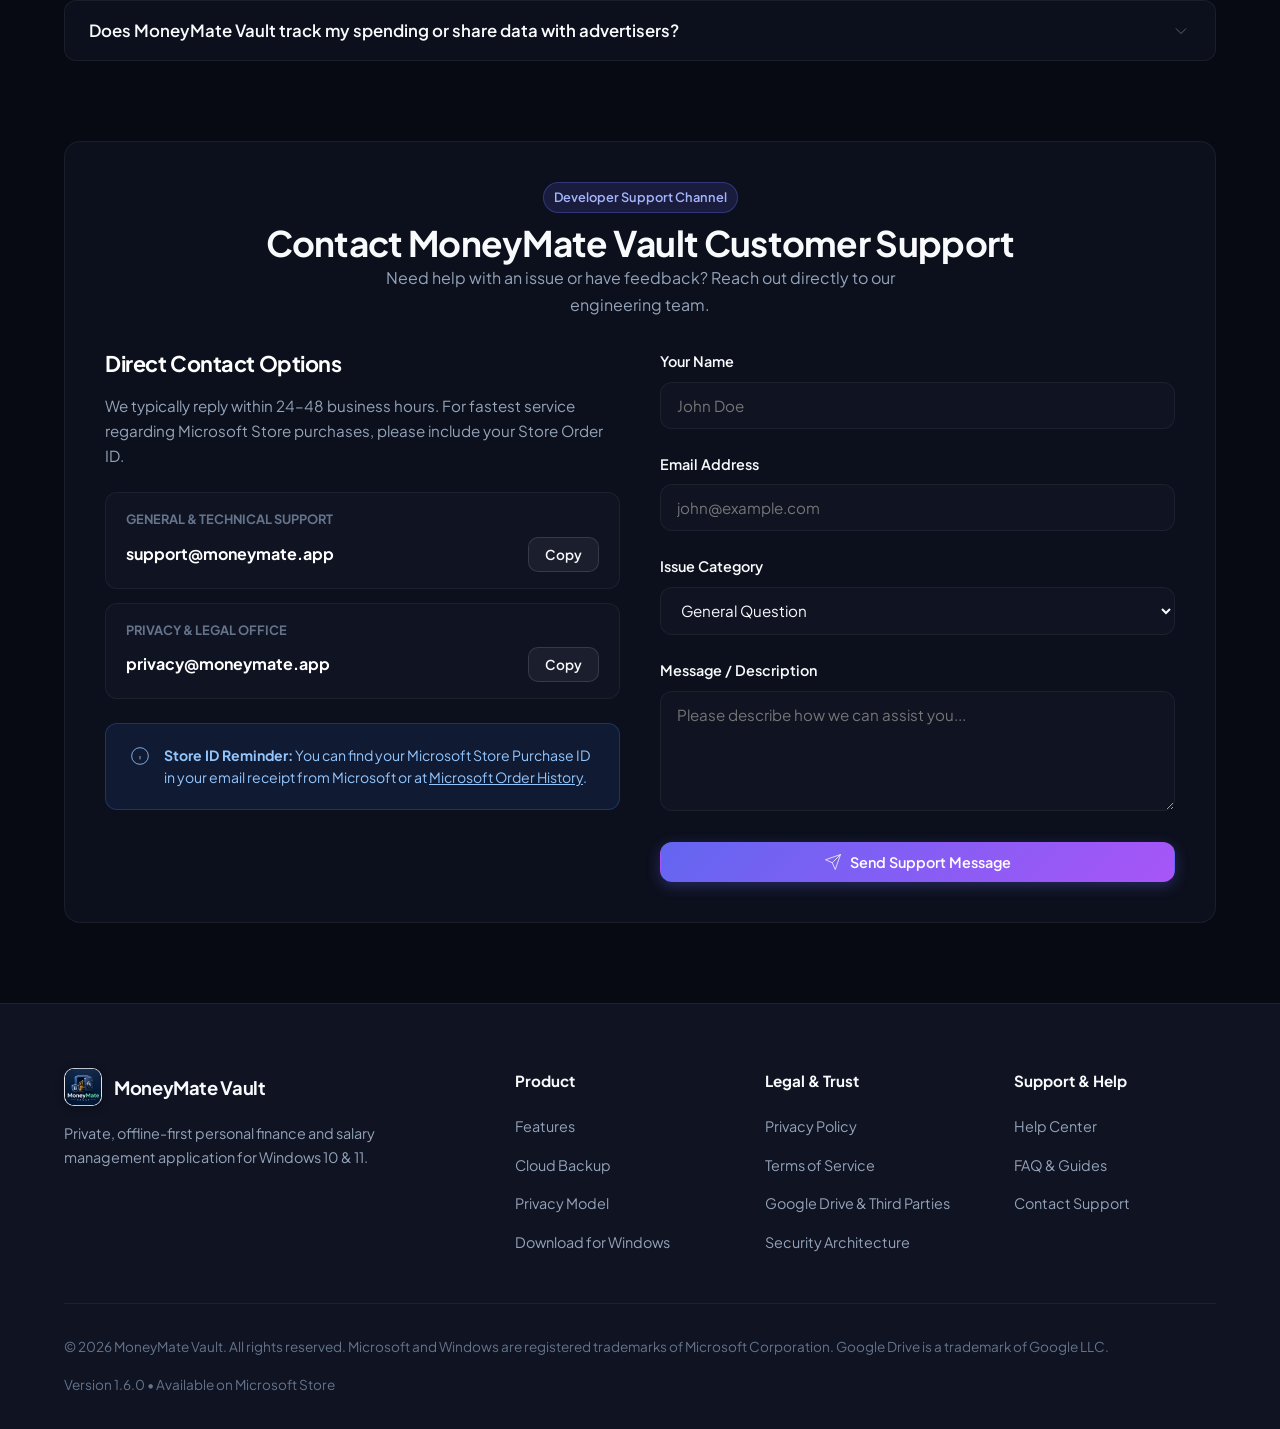
<file: support.html>
<!DOCTYPE html>
<html lang="en">

<head>
  <meta charset="UTF-8">
  <meta name="viewport" content="width=device-width, initial-scale=1.0">
  <meta name="google-site-verification" content="Ac3kvOH5Q8Ll154Vmp-qw-oG1okebQLlyYuAiqwtGdA" />
  <link rel="canonical" href="https://janindu98.github.io/moneymate-website/support.html">
  <title>Support & Help Center - MoneyMate Vault</title>
  <meta name="description"
    content="Official MoneyMate Vault Help Center. Get guides, troubleshooting steps, backup recovery advice, and Microsoft Store billing support.">
  <meta property="og:title" content="Support & Help Center - MoneyMate Vault">
  <meta property="og:description"
    content="Official MoneyMate Vault Help Center. Get guides, troubleshooting steps, backup recovery advice, and Microsoft Store billing support.">
  <meta property="og:url" content="https://janindu98.github.io/moneymate-website/support.html">
  <meta property="og:type" content="article">
  <meta property="og:site_name" content="MoneyMate Vault">
  <link rel="icon" type="image/png" href="assets/logo_2.png">
  <link rel="preconnect" href="https://fonts.googleapis.com">
  <link rel="preconnect" href="https://fonts.gstatic.com" crossorigin>
  <link
    href="https://fonts.googleapis.com/css2?family=Inter:wght@300;400;500;600;700&family=Plus+Jakarta+Sans:wght@300;400;500;600;700;800&family=JetBrains+Mono:wght@400;500;600&display=swap"
    rel="stylesheet">
  <link rel="stylesheet" href="styles.css">
</head>

<body>
  <!-- Navigation Header (Unified Single Top Navbar - Identical Across All Pages) -->
  <header class="site-header">
    <div class="container">
      <nav class="site-nav">
        <a href="index.html" class="brand" aria-label="MoneyMate Vault Home">
          <img src="assets/logo_2.png" alt="MoneyMate Vault Logo" width="38" height="38">
          <div class="brand-text">
            <span class="brand-title">MoneyMate Vault</span>
            <span class="brand-subtitle">Desktop Application</span>
          </div>
        </a>

        <ul class="nav-links">
          <li><a href="index.html#overview" class="nav-link">Overview</a></li>
          <li><a href="index.html#purpose" class="nav-link">App Purpose</a></li>
          <li><a href="index.html#features" class="nav-link">Features</a></li>
          <li><a href="index.html#cloud-backup" class="nav-link">Cloud Backup</a></li>
          <li><a href="privacy.html" class="nav-link">Privacy Policy</a></li>
          <li><a href="terms.html" class="nav-link">Terms of Service</a></li>
          <li><a href="support.html" class="nav-link active">Support & Help</a></li>
        </ul>

        <div class="nav-cta-group">
          <a href="index.html#download" class="btn btn-primary btn-sm">
            <svg viewBox="0 0 24 24" width="15" height="15" fill="currentColor">
              <path
                d="M0 0h11.377v11.372H0zM12.623 0H24v11.372H12.623zM0 12.623h11.377V24H0zM12.623 12.623H24V24H12.623z" />
            </svg>
            Microsoft Store
          </a>
        </div>
      </nav>
    </div>
  </header>

  <!-- Main Support Content -->
  <main class="container" style="padding-top: 3rem; padding-bottom: 5rem;">
    <!-- Support Hero -->
    <div style="text-align: center; max-width: 800px; margin: 0 auto 3.5rem;">
      <div class="hero-pill">
        <svg viewBox="0 0 24 24" width="16" height="16" fill="none" stroke="currentColor" strokeWidth="2">
          <circle cx="12" cy="12" r="10"></circle>
          <path d="M9.09 9a3 3 0 0 1 5.83 1c0 2-3 3-3 3"></path>
          <line x1="12" y1="17" x2="12.01" y2="17"></line>
        </svg>
        MoneyMate Vault Knowledge Base & Customer Care
      </div>
      <h1>How Can We Help You Today?</h1>
      <p style="font-size: 1.1rem; margin-top: 0.75rem; color: var(--text-secondary);">
        Explore our step-by-step guides, master backup recovery, or get in touch directly with our developer team.
      </p>

      <!-- Search Input -->
      <div class="search-box-wrapper" style="margin-top: 2rem;">
        <svg class="search-icon" viewBox="0 0 24 24" width="20" height="20" fill="none" stroke="currentColor"
          strokeWidth="2">
          <circle cx="11" cy="11" r="8"></circle>
          <line x1="21" y1="21" x2="16.65" y2="16.65"></line>
        </svg>
        <input type="text" id="supportSearch" class="search-input"
          placeholder="Search guides, backups, PIN recovery, Pro billing..." onkeyup="filterSupportTopics()">
      </div>
    </div>

    <!-- Quick Help Topics Grid -->
    <div class="features-grid" id="topicsGrid">
      <div class="feature-card help-topic"
        data-keywords="backup restore enc export cloud google drive onedrive dropbox security">
        <div class="feature-icon-box" style="background: rgba(99, 102, 241, 0.15); color: #818cf8;">
          <svg viewBox="0 0 24 24" width="24" height="24" fill="none" stroke="currentColor" strokeWidth="2">
            <path d="M21 15v4a2 2 0 0 1-2 2H5a2 2 0 0 1-2-2v-4"></path>
            <polyline points="17 8 12 3 7 8"></polyline>
            <line x1="12" y1="3" x2="12" y2="15"></line>
          </svg>
        </div>
        <h3>Backups & Recovery</h3>
        <p>
          Learn how to generate encrypted <code>.enc</code> backups, configure local Google Drive/OneDrive sync folders,
          and restore previous financial ledgers safely.
        </p>
        <a href="#faq-backup"
          style="margin-top: 1rem; font-weight: 600; display: inline-flex; align-items: center; gap: 4px;">
          View Backup Guide →
        </a>
      </div>

      <div class="feature-card help-topic"
        data-keywords="pro subscription microsoft store license purchase payment refund renewal receipt">
        <div class="feature-icon-box" style="background: rgba(59, 130, 246, 0.15); color: #60a5fa;">
          <svg viewBox="0 0 24 24" width="24" height="24" fill="none" stroke="currentColor" strokeWidth="2">
            <rect x="2" y="5" width="20" height="14" rx="2"></rect>
            <line x1="2" y1="10" x2="22" y2="10"></line>
          </svg>
        </div>
        <h3>Microsoft Store & Pro Billing</h3>
        <p>
          Manage your Microsoft Store Pro subscriptions, license re-activation on new PCs, invoicing, and subscription
          cancellation through your Microsoft Account.
        </p>
        <a href="#faq-store"
          style="margin-top: 1rem; font-weight: 600; display: inline-flex; align-items: center; gap: 4px;">
          View Store Guide →
        </a>
      </div>

      <div class="feature-card help-topic"
        data-keywords="salary epf etf tax taxes compensation deductions slip payslip employer bonus overtime">
        <div class="feature-icon-box" style="background: rgba(16, 185, 129, 0.15); color: #34d399;">
          <svg viewBox="0 0 24 24" width="24" height="24" fill="none" stroke="currentColor" strokeWidth="2">
            <path d="M14 2H6a2 2 0 0 0-2 2v16a2 2 0 0 0 2 2h12a2 2 0 0 0 2-2V8z"></path>
            <polyline points="14 2 14 8 20 8"></polyline>
            <line x1="16" y1="13" x2="8" y2="13"></line>
            <line x1="16" y1="17" x2="8" y2="17"></line>
          </svg>
        </div>
        <h3>Salary & Statutory Tax Rules</h3>
        <p>
          Understand statutory EPF (8% employee, 12% employer), ETF (3%), Personal Income Taxes withholding brackets,
          and generating printable monthly payslip statements.
        </p>
        <a href="#faq-salary"
          style="margin-top: 1rem; font-weight: 600; display: inline-flex; align-items: center; gap: 4px;">
          View Salary Guide →
        </a>
      </div>

      <div class="feature-card help-topic"
        data-keywords="pin password lock security unlock forgotten reset vault credentials">
        <div class="feature-icon-box" style="background: rgba(245, 158, 11, 0.15); color: #fbbf24;">
          <svg viewBox="0 0 24 24" width="24" height="24" fill="none" stroke="currentColor" strokeWidth="2">
            <rect x="3" y="11" width="18" height="11" rx="2" ry="2"></rect>
            <path d="M7 11V7a5 5 0 0 1 10 0v4"></path>
          </svg>
        </div>
        <h3>PIN & Password Lock</h3>
        <p>
          Configure startup security, change master unlock PIN/password, understand local key storage, and find out what
          to do if you forgot your lock code.
        </p>
        <a href="#faq-security"
          style="margin-top: 1rem; font-weight: 600; display: inline-flex; align-items: center; gap: 4px;">
          View Security Guide →
        </a>
      </div>
    </div>

    <!-- Frequently Asked Questions Accordion -->
    <div style="margin-top: 4rem;">
      <h2 style="text-align: center; margin-bottom: 0.5rem;">Frequently Answered Questions</h2>
      <p style="text-align: center; color: var(--text-secondary); margin-bottom: 2rem;">
        Click any question to view detailed step-by-step instructions.
      </p>

      <div class="faq-accordion" id="faqAccordion">
        <!-- FAQ 1: Backups -->
        <div class="faq-card" id="faq-backup">
          <button class="faq-trigger" onclick="toggleFaq(this)">
            <span>How do I create and restore encrypted backups in MoneyMate Vault?</span>
            <svg class="faq-icon-arrow" viewBox="0 0 24 24" width="20" height="20" fill="none" stroke="currentColor"
              strokeWidth="2">
              <polyline points="6 9 12 15 18 9"></polyline>
            </svg>
          </button>
          <div class="faq-content">
            <p><strong>To create an encrypted backup:</strong></p>
            <ol style="padding-left: 1.5rem; margin: 0.5rem 0 1rem;">
              <li>Open MoneyMate Vault and navigate to the <strong>Backup</strong> tab from the sidebar.</li>
              <li>Click <strong>Start Encrypted Backup</strong>.</li>
              <li>Select your preferred storage folder (e.g. your Documents, USB Drive, or a local Google Drive /
                OneDrive sync folder).</li>
              <li>MoneyMate Vault serializes and encrypts your entire database into a secure <code>.enc</code> package.
              </li>
            </ol>
            <p><strong>To restore a backup on any Windows PC:</strong></p>
            <ol style="padding-left: 1.5rem; margin: 0.5rem 0 1rem;">
              <li>Navigate to <em>Backup → Decrypted Restore</em>.</li>
              <li>Select your saved <code>.enc</code> backup file.</li>
              <li>Provide your Master PIN / Password when prompted. The application validates data integrity and
                instantly restores your ledger.</li>
            </ol>
          </div>
        </div>

        <!-- FAQ 2: Store Billing -->
        <div class="faq-card" id="faq-store">
          <button class="faq-trigger" onclick="toggleFaq(this)">
            <span>How does MoneyMate Vault Pro billing work via the Microsoft Store?</span>
            <svg class="faq-icon-arrow" viewBox="0 0 24 24" width="20" height="20" fill="none" stroke="currentColor"
              strokeWidth="2">
              <polyline points="6 9 12 15 18 9"></polyline>
            </svg>
          </button>
          <div class="faq-content">
            <p>
              MoneyMate Vault uses official Microsoft Store in-app commerce APIs (<code>Windows.Services.Store</code>).
              All transactions are billed directly to the payment method attached to your Microsoft Account (Credit
              Card, PayPal, or Microsoft Gift Card).
            </p>
            <p style="margin-top: 0.5rem;">
              <strong>Re-activating Pro on a new PC:</strong> Simply sign in to the Microsoft Store on your new Windows
              PC with the same Microsoft Account used for the purchase, install MoneyMate Vault, and the app will
              automatically recognize your active Pro license.
            </p>
            <p style="margin-top: 0.5rem;">
              <strong>Subscription Cancellation & Refunds:</strong> You can manage or cancel your subscription at any
              time by visiting <a href="https://account.microsoft.com/services" target="_blank"
                rel="noopener noreferrer">account.microsoft.com/services</a>. Refund requests are subject to standard
              Microsoft Store Consumer Terms.
            </p>
          </div>
        </div>

        <!-- FAQ 3: Security & PIN -->
        <div class="faq-card" id="faq-security">
          <button class="faq-trigger" onclick="toggleFaq(this)">
            <span>What happens if I forget my Master PIN or Password?</span>
            <svg class="faq-icon-arrow" viewBox="0 0 24 24" width="20" height="20" fill="none" stroke="currentColor"
              strokeWidth="2">
              <polyline points="6 9 12 15 18 9"></polyline>
            </svg>
          </button>
          <div class="faq-content">
            <p>
              Because MoneyMate Vault operates on a <strong>local client-side encryption model</strong>, your secret
              key is never sent to our servers. Consequently, we cannot remotely reset or bypass your PIN/Password.
            </p>
            <p style="margin-top: 0.5rem;">
              If you lose your password and have not saved unencrypted exports, you can reset the application to its
              default state by going to <em>Settings → Reset Database</em> or removing the local
              <code>database.json</code> file in <code>%APPDATA%\MoneyMate\</code>. We strongly advise recording your
              master password in a password manager.
            </p>
          </div>
        </div>

        <!-- FAQ 4: Statutory EPF / ETF -->
        <div class="faq-card" id="faq-salary">
          <button class="faq-trigger" onclick="toggleFaq(this)">
            <span>How does MoneyMate Vault compute EPF, ETF, and Personal Taxes deductions?</span>
            <svg class="faq-icon-arrow" viewBox="0 0 24 24" width="20" height="20" fill="none" stroke="currentColor"
              strokeWidth="2">
              <polyline points="6 9 12 15 18 9"></polyline>
            </svg>
          </button>
          <div class="faq-content">
            <p>
              MoneyMate Vault provides built-in statutory compensation calculators designed for standard employee
              contribution structures:
            </p>
            <ul style="padding-left: 1.5rem; margin: 0.5rem 0 1rem;">
              <li><strong>Employee EPF (8%):</strong> Deducted from your basic earnings and eligible fixed allowances.
              </li>
              <li><strong>Employer EPF (12%):</strong> Calculated as an employer contribution toward your retirement
                fund.</li>
              <li><strong>Employer ETF (3%):</strong> Statutory trust fund contribution by the employer.</li>
              <li><strong>Income Taxes:</strong> Customizable tax withholding field allowing you to record exact
                personal income tax deductions.</li>
            </ul>
            <p>You can adjust these parameters anytime in your Employee Profile or customize them on each individual
              monthly payslip entry.</p>
          </div>
        </div>

        <!-- FAQ 5: Data Privacy -->
        <div class="faq-card" id="faq-privacy">
          <button class="faq-trigger" onclick="toggleFaq(this)">
            <span>Does MoneyMate Vault track my spending or share data with advertisers?</span>
            <svg class="faq-icon-arrow" viewBox="0 0 24 24" width="20" height="20" fill="none" stroke="currentColor"
              strokeWidth="2">
              <polyline points="6 9 12 15 18 9"></polyline>
            </svg>
          </button>
          <div class="faq-content">
            <p>
              <strong>No. Absolutely not.</strong> MoneyMate Vault is built with zero advertising code, zero tracking
              SDKs, and zero telemetry analytics. Your data never leaves your personal computer. Review our complete <a
                href="privacy.html">Privacy Policy</a> for full legal and technical guarantees.
            </p>
          </div>
        </div>
      </div>
    </div>

    <!-- Direct Contact / Support Ticket Section -->
    <section id="contact" style="margin-top: 5rem;">
      <div class="form-card">
        <div style="text-align: center; margin-bottom: 2rem;">
          <div class="meta-badge badge-store" style="margin-bottom: 0.5rem;">Developer Support Channel</div>
          <h2>Contact MoneyMate Vault Customer Support</h2>
          <p style="color: var(--text-secondary); max-width: 600px; margin: 0 auto;">
            Need help with an issue or have feedback? Reach out directly to our engineering team.
          </p>
        </div>

        <div style="display: grid; grid-template-columns: 1fr 1fr; gap: 2.5rem; align-items: start;">
          <!-- Contact Info Column -->
          <div>
            <h3 style="margin-bottom: 1rem; color: #fff;">Direct Contact Options</h3>
            <p style="margin-bottom: 1.5rem; font-size: 0.95rem;">
              We typically reply within 24–48 business hours. For fastest service regarding Microsoft Store purchases,
              please include your Store Order ID.
            </p>

            <div style="display: flex; flex-direction: column; gap: 14px;">
              <div
                style="background: var(--bg-secondary); padding: 1rem 1.25rem; border-radius: var(--radius-md); border: 1px solid var(--border-color);">
                <div style="font-size: 0.8rem; color: var(--text-muted); text-transform: uppercase; font-weight: 700;">
                  General & Technical Support</div>
                <div style="display: flex; align-items: center; justify-content: space-between; margin-top: 6px;">
                  <strong style="color: #fff;">support@moneymate.app</strong>
                  <button type="button" class="btn btn-secondary btn-sm"
                    onclick="copyEmail('support@moneymate.app')">Copy</button>
                </div>
              </div>

              <div
                style="background: var(--bg-secondary); padding: 1rem 1.25rem; border-radius: var(--radius-md); border: 1px solid var(--border-color);">
                <div style="font-size: 0.8rem; color: var(--text-muted); text-transform: uppercase; font-weight: 700;">
                  Privacy & Legal Office</div>
                <div style="display: flex; align-items: center; justify-content: space-between; margin-top: 6px;">
                  <strong style="color: #fff;">privacy@moneymate.app</strong>
                  <button type="button" class="btn btn-secondary btn-sm"
                    onclick="copyEmail('privacy@moneymate.app')">Copy</button>
                </div>
              </div>
            </div>

            <div class="notice-card notice-info" style="margin-top: 1.5rem;">
              <div class="notice-icon">
                <svg viewBox="0 0 24 24" width="20" height="20" fill="none" stroke="currentColor" strokeWidth="2">
                  <circle cx="12" cy="12" r="10"></circle>
                  <line x1="12" y1="16" x2="12" y2="12"></line>
                  <line x1="12" y1="8" x2="12.01" y2="8"></line>
                </svg>
              </div>
              <div style="font-size: 0.88rem;">
                <strong>Store ID Reminder:</strong> You can find your Microsoft Store Purchase ID in your email receipt
                from Microsoft or at <a href="https://account.microsoft.com/billing/orders" target="_blank"
                  rel="noopener noreferrer" style="color: #93c5fd; text-decoration: underline;">Microsoft Order
                  History</a>.
              </div>
            </div>
          </div>

          <!-- Contact Form Column -->
          <form id="supportForm" onsubmit="handleSupportSubmit(event)">
            <div class="form-group">
              <label class="form-label" for="contactName">Your Name</label>
              <input type="text" id="contactName" class="form-control" placeholder="John Doe" required>
            </div>

            <div class="form-group">
              <label class="form-label" for="contactEmail">Email Address</label>
              <input type="email" id="contactEmail" class="form-control" placeholder="john@example.com" required>
            </div>

            <div class="form-group">
              <label class="form-label" for="contactCategory">Issue Category</label>
              <select id="contactCategory" class="form-control">
                <option value="General Question">General Question</option>
                <option value="Backup & Restore Assistance">Backup & Restore Assistance</option>
                <option value="Microsoft Store Pro Subscription">Microsoft Store Pro Subscription</option>
                <option value="Salary & Statutory Taxes Rules">Salary & Statutory Taxes Rules</option>
                <option value="Privacy / Data Request">Privacy / Data Request</option>
                <option value="Bug Report / Technical Feedback">Bug Report / Technical Feedback</option>
              </select>
            </div>

            <div class="form-group">
              <label class="form-label" for="contactMessage">Message / Description</label>
              <textarea id="contactMessage" class="form-control" placeholder="Please describe how we can assist you..."
                required></textarea>
            </div>

            <button type="submit" class="btn btn-primary" style="width: 100%;">
              <svg viewBox="0 0 24 24" width="18" height="18" fill="none" stroke="currentColor" strokeWidth="2">
                <line x1="22" y1="2" x2="11" y2="13"></line>
                <polygon points="22 2 15 22 11 13 2 9 22 2"></polygon>
              </svg>
              Send Support Message
            </button>
          </form>
        </div>
      </div>
    </section>
  </main>

  <!-- Global Footer -->
  <footer class="site-footer">
    <div class="container">
      <div class="footer-grid">
        <div class="footer-brand">
          <div class="brand">
            <img src="assets/logo_2.png" alt="MoneyMate Vault Logo" width="34" height="34">
            <div class="brand-text">
              <span class="brand-title">MoneyMate Vault</span>
              <!-- <span class="brand-subtitle">Desktop Application</span> -->
            </div>
          </div>
          <p>
            Private, offline-first personal finance and salary management application for Windows 10 & 11.
          </p>
        </div>

        <div>
          <div class="footer-title">Product</div>
          <ul class="footer-links">
            <li><a href="index.html#features">Features</a></li>
            <li><a href="index.html#cloud-backup">Cloud Backup</a></li>
            <li><a href="index.html#privacy-spotlight">Privacy Model</a></li>
            <li><a href="index.html#download">Download for Windows</a></li>
          </ul>
        </div>

        <div>
          <div class="footer-title">Legal & Trust</div>
          <ul class="footer-links">
            <li><a href="privacy.html">Privacy Policy</a></li>
            <li><a href="terms.html">Terms of Service</a></li>
            <li><a href="privacy.html#third-parties">Google Drive & Third Parties</a></li>
            <li><a href="privacy.html#security-measures">Security Architecture</a></li>
          </ul>
        </div>

        <div>
          <div class="footer-title">Support & Help</div>
          <ul class="footer-links">
            <li><a href="support.html">Help Center</a></li>
            <li><a href="support.html#faqAccordion">FAQ & Guides</a></li>
            <li><a href="support.html#contact">Contact Support</a></li>
          </ul>
        </div>
      </div>

      <div class="footer-bottom">
        <div>&copy; 2026 MoneyMate Vault. All rights reserved. Microsoft and Windows are registered trademarks of
          Microsoft Corporation. Google Drive is a trademark of Google LLC.</div>
        <div>Version 1.6.0 • Available on Microsoft Store</div>
      </div>
    </div>
  </footer>

  <!-- Toast Notification Container -->
  <div id="webToast" class="web-toast">
    <svg viewBox="0 0 24 24" width="18" height="18" fill="none" stroke="#10b981" strokeWidth="2.5">
      <polyline points="20 6 9 17 4 12"></polyline>
    </svg>
    <span id="webToastText">Email copied to clipboard!</span>
  </div>

  <!-- Interactive JavaScript -->
  <script>
    function copyEmail(email) {
      navigator.clipboard.writeText(email).then(() => {
        showToast('Copied ' + email + ' to clipboard!');
      }).catch(() => {
        showToast('Email: ' + email);
      });
    }

    function showToast(message) {
      const toast = document.getElementById('webToast');
      const text = document.getElementById('webToastText');
      text.textContent = message;
      toast.classList.add('show');
      setTimeout(() => {
        toast.classList.remove('show');
      }, 3000);
    }

    function toggleFaq(button) {
      const card = button.parentElement;
      card.classList.toggle('open');
    }

    function filterSupportTopics() {
      const query = document.getElementById('supportSearch').value.toLowerCase().trim();
      const topics = document.querySelectorAll('.help-topic');
      const faqs = document.querySelectorAll('.faq-card');

      topics.forEach(t => {
        const text = (t.textContent + ' ' + (t.getAttribute('data-keywords') || '')).toLowerCase();
        t.style.display = (!query || text.includes(query)) ? 'flex' : 'none';
      });

      faqs.forEach(f => {
        const text = f.textContent.toLowerCase();
        if (!query || text.includes(query)) {
          f.style.display = 'block';
          if (query) f.classList.add('open');
        } else {
          f.style.display = 'none';
        }
      });
    }

    function handleSupportSubmit(e) {
      e.preventDefault();
      const name = document.getElementById('contactName').value;
      const email = document.getElementById('contactEmail').value;
      const cat = document.getElementById('contactCategory').value;
      const msg = document.getElementById('contactMessage').value;

      const subject = encodeURIComponent(`[MoneyMate Vault Support] ${cat} from ${name}`);
      const body = encodeURIComponent(`Name: ${name}\nEmail: ${email}\nCategory: ${cat}\n\nMessage:\n${msg}`);
      window.location.href = `mailto:support@moneymate.app?subject=${subject}&body=${body}`;

      showToast('Opening email client to send message...');
      document.getElementById('supportForm').reset();
    }
  </script>
</body>

</html>
</file>
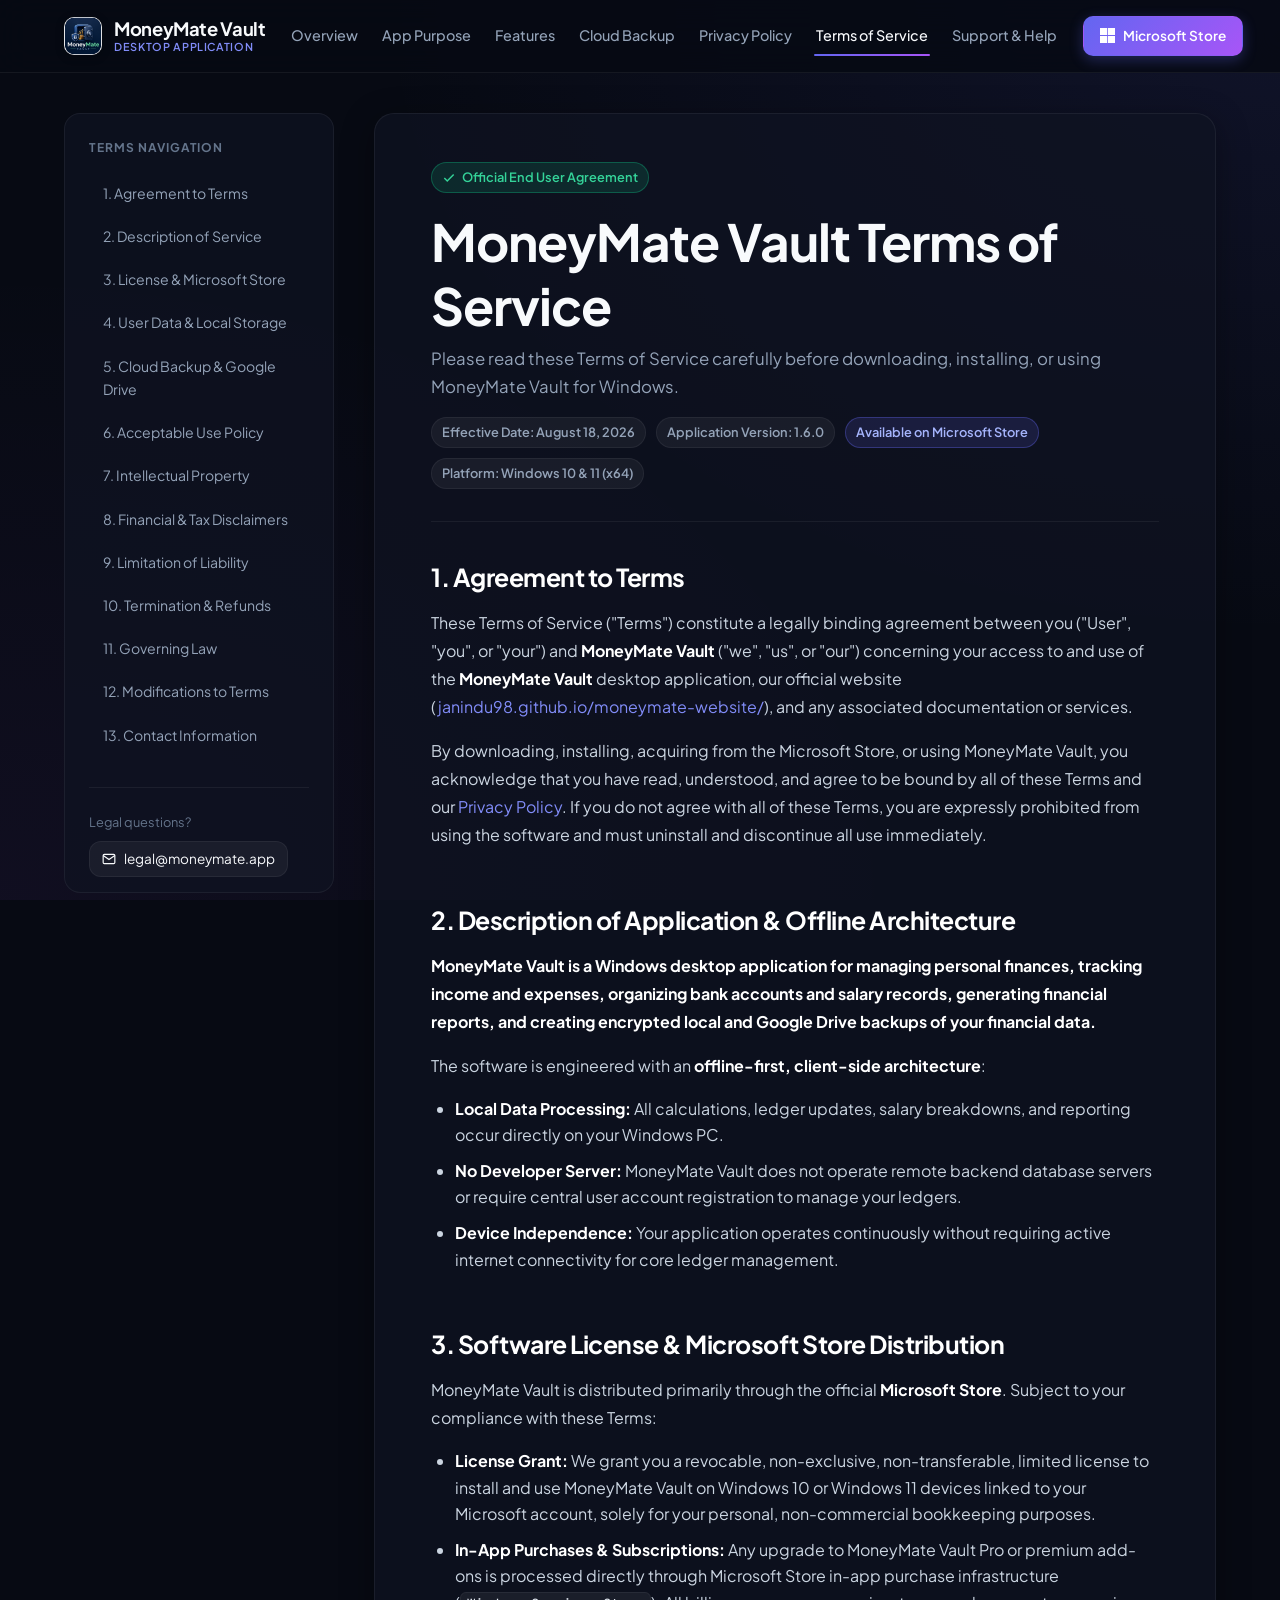
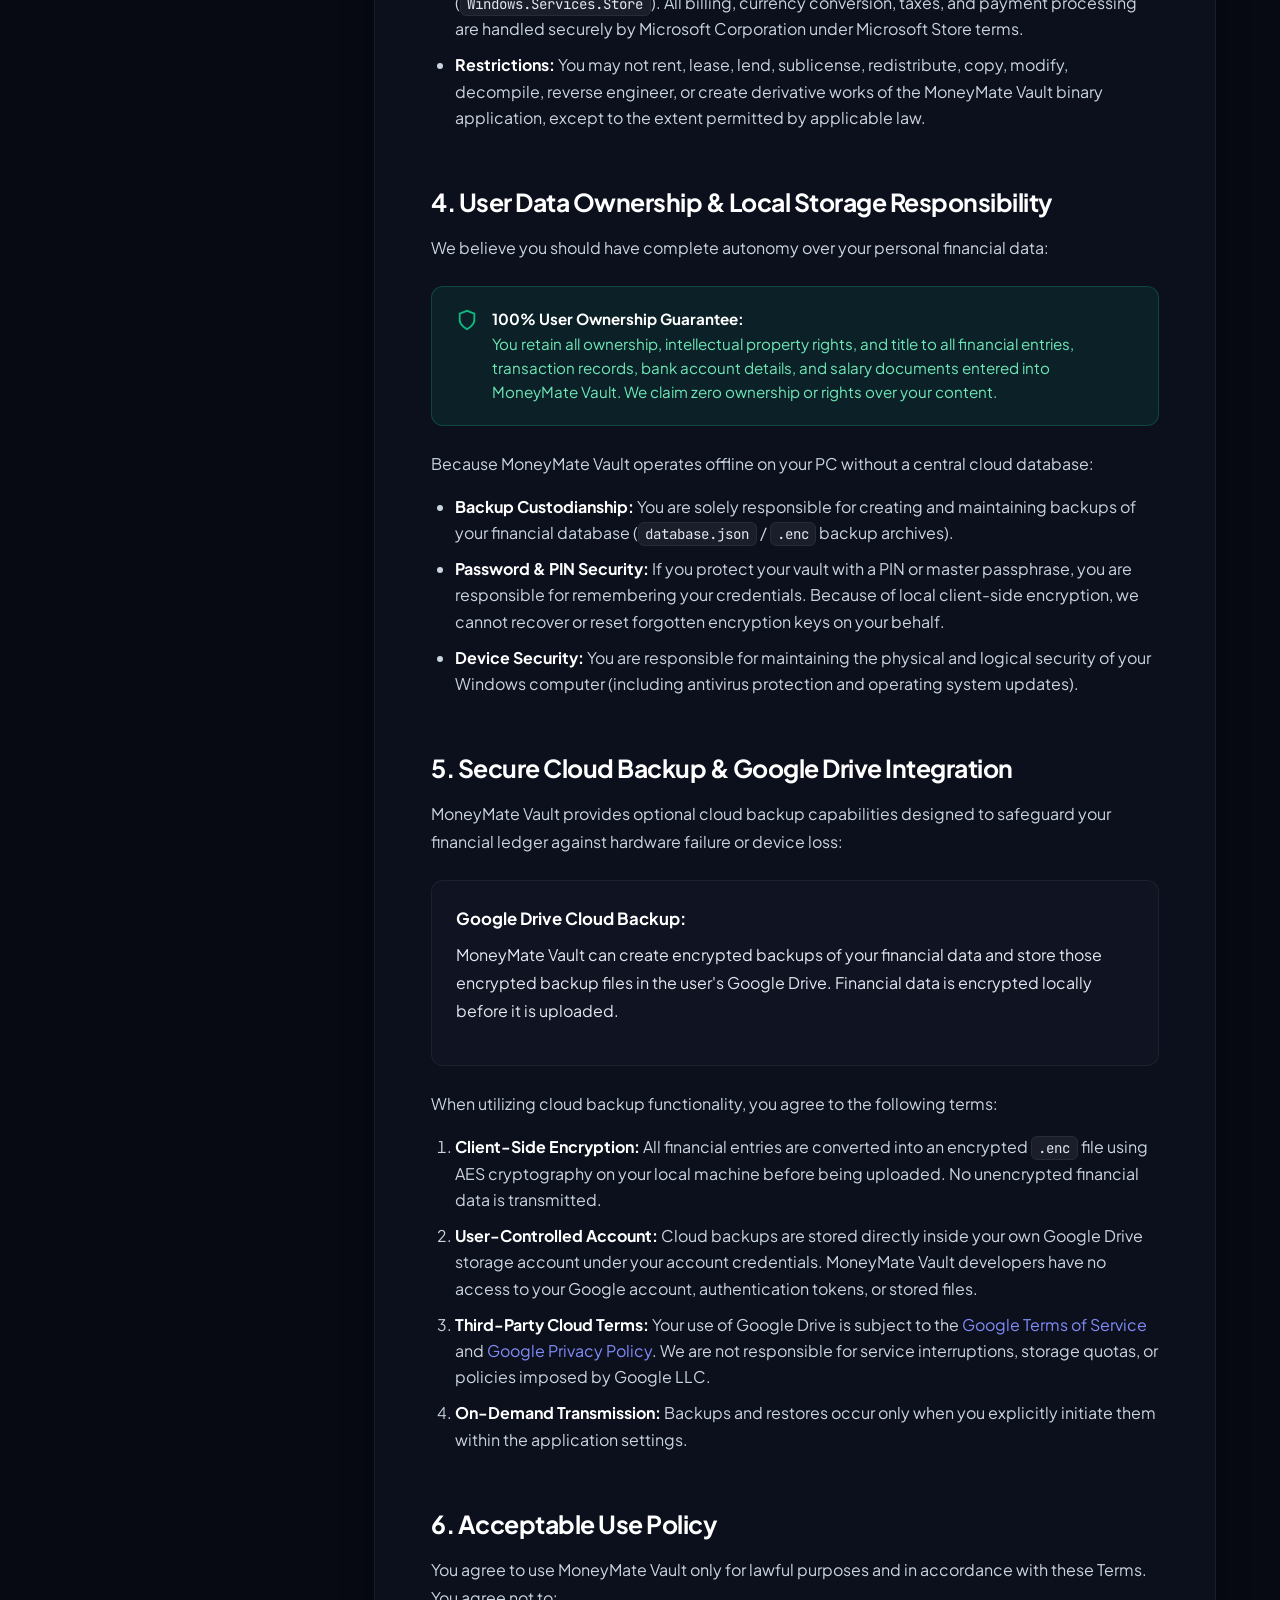
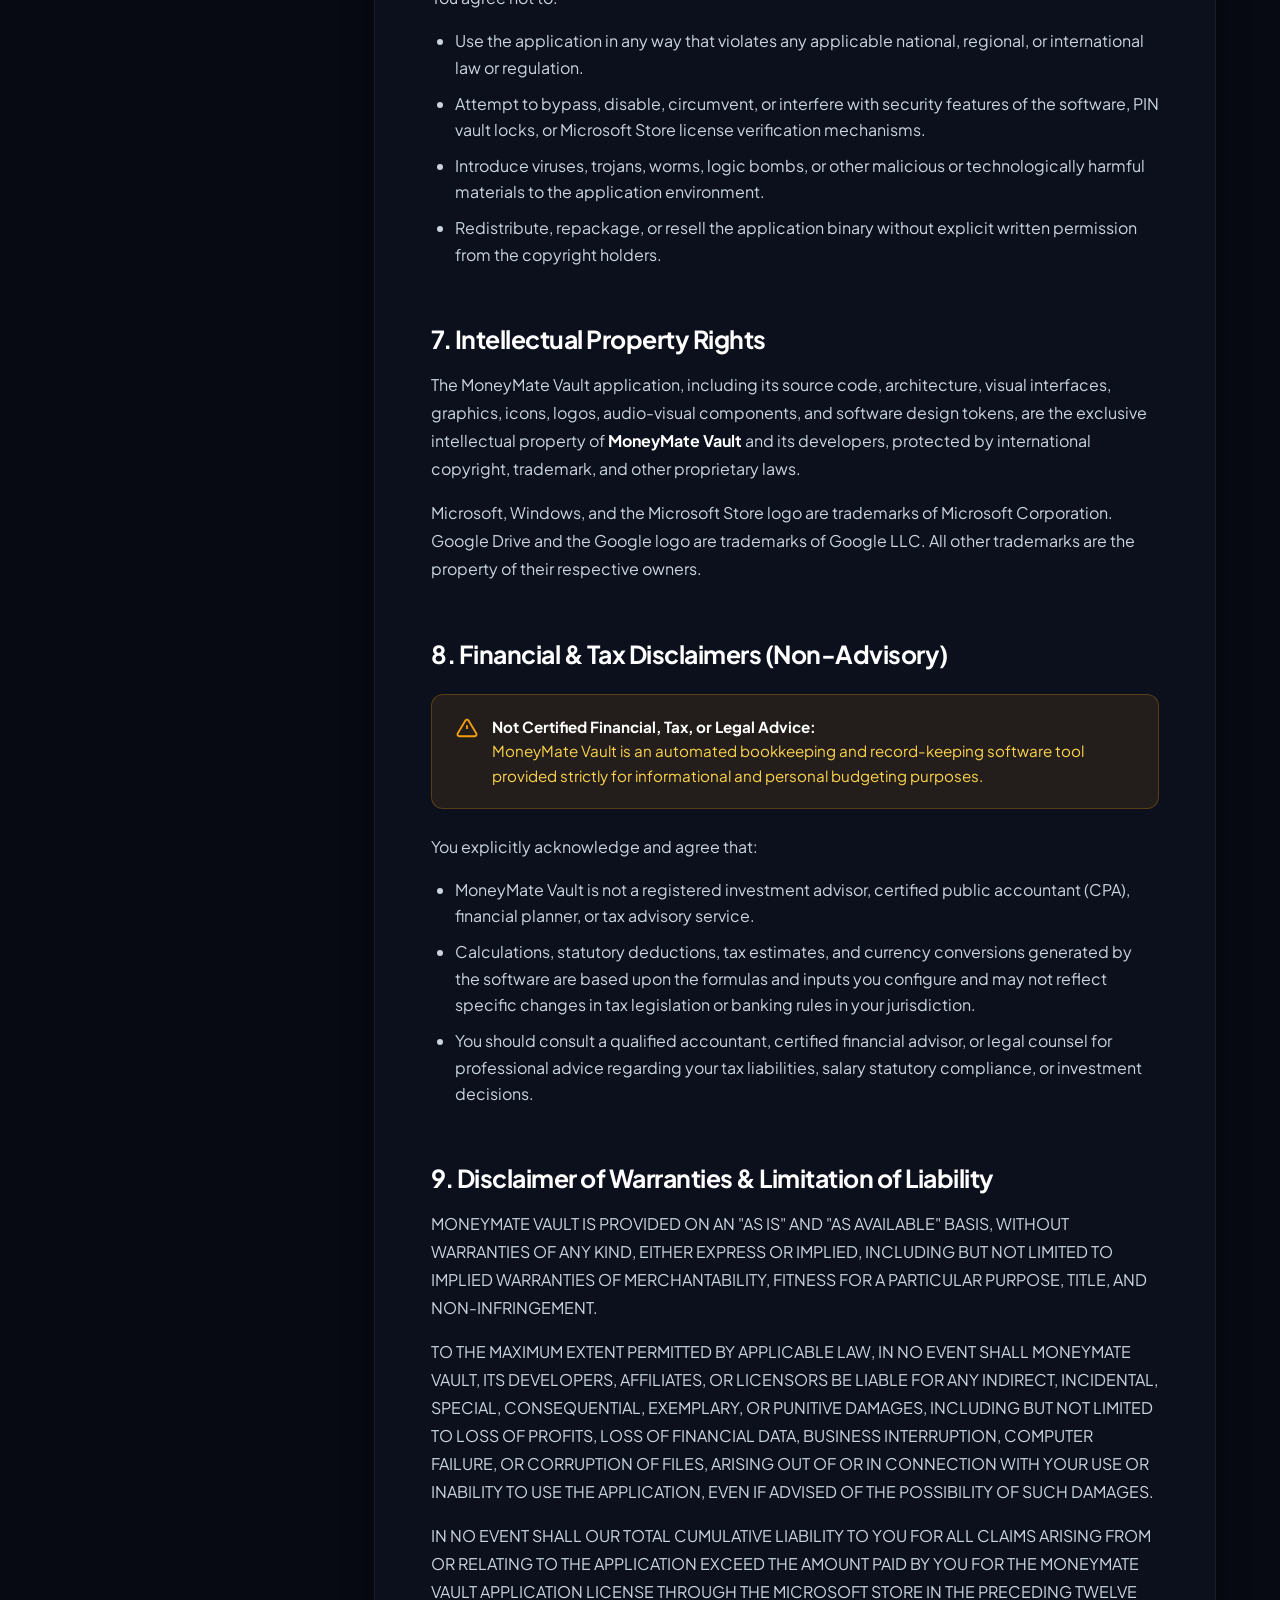
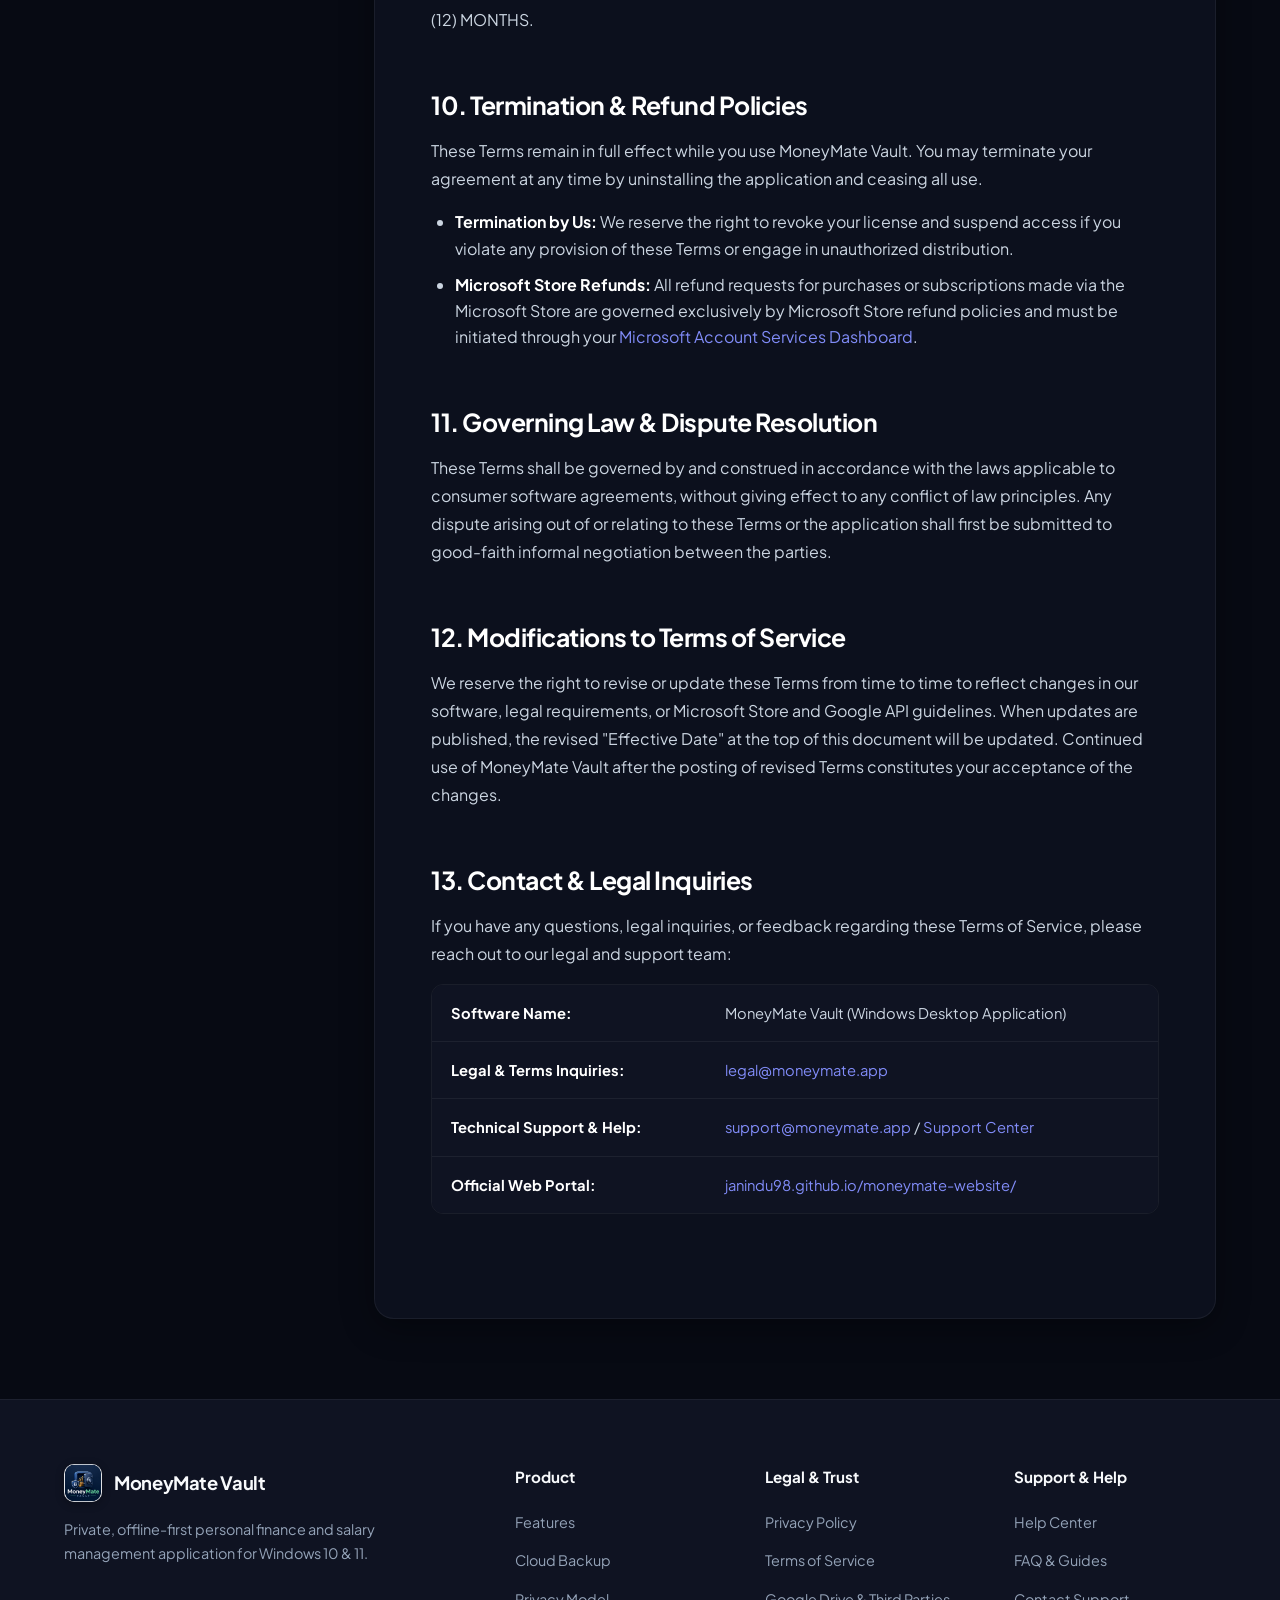
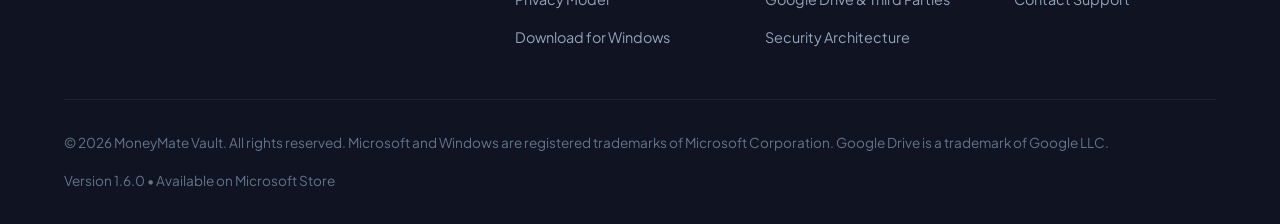
<file: terms.html>
<!DOCTYPE html>
<html lang="en">

<head>
  <meta charset="UTF-8">
  <meta name="viewport" content="width=device-width, initial-scale=1.0">
  <meta name="google-site-verification" content="Ac3kvOH5Q8Ll154Vmp-qw-oG1okebQLlyYuAiqwtGdA" />
  <link rel="canonical" href="https://janindu98.github.io/moneymate-website/terms.html">
  <title>Terms of Service - MoneyMate Vault</title>
  <meta name="description"
    content="Official Terms of Service for MoneyMate Vault desktop personal finance application for Windows. Learn about software licensing, user data ownership, and cloud backup terms.">
  <meta property="og:title" content="Terms of Service - MoneyMate Vault">
  <meta property="og:description"
    content="Official Terms of Service for MoneyMate Vault desktop personal finance application for Windows. Learn about software licensing, user data ownership, and cloud backup terms.">
  <meta property="og:url" content="https://janindu98.github.io/moneymate-website/terms.html">
  <meta property="og:type" content="article">
  <meta property="og:site_name" content="MoneyMate Vault">
  <link rel="icon" type="image/png" href="assets/logo_2.png">
  <link rel="preconnect" href="https://fonts.googleapis.com">
  <link rel="preconnect" href="https://fonts.gstatic.com" crossorigin>
  <link
    href="https://fonts.googleapis.com/css2?family=Inter:wght@300;400;500;600;700&family=Plus+Jakarta+Sans:wght@300;400;500;600;700;800&family=JetBrains+Mono:wght@400;500;600&display=swap"
    rel="stylesheet">
  <link rel="stylesheet" href="styles.css">
</head>

<body>
  <!-- Navigation Header (Unified Single Top Navbar) -->
  <header class="site-header">
    <div class="container">
      <nav class="site-nav">
        <a href="index.html" class="brand" aria-label="MoneyMate Vault Home">
          <img src="assets/logo_2.png" alt="MoneyMate Vault Logo" width="38" height="38">
          <div class="brand-text">
            <span class="brand-title">MoneyMate Vault</span>
            <span class="brand-subtitle">Desktop Application</span>
          </div>
        </a>

        <ul class="nav-links">
          <li><a href="index.html#overview" class="nav-link">Overview</a></li>
          <li><a href="index.html#purpose" class="nav-link">App Purpose</a></li>
          <li><a href="index.html#features" class="nav-link">Features</a></li>
          <li><a href="index.html#cloud-backup" class="nav-link">Cloud Backup</a></li>
          <li><a href="privacy.html" class="nav-link">Privacy Policy</a></li>
          <li><a href="terms.html" class="nav-link active">Terms of Service</a></li>
          <li><a href="support.html" class="nav-link">Support & Help</a></li>
        </ul>

        <div class="nav-cta-group">
          <a href="index.html#download" class="btn btn-primary btn-sm">
            <svg viewBox="0 0 24 24" width="15" height="15" fill="currentColor">
              <path
                d="M0 0h11.377v11.372H0zM12.623 0H24v11.372H12.623zM0 12.623h11.377V24H0zM12.623 12.623H24V24H12.623z" />
            </svg>
            Microsoft Store
          </a>
        </div>
      </nav>
    </div>
  </header>

  <!-- Main Content Container -->
  <main class="container">
    <div class="policy-page-layout">
      <!-- Sidebar Navigation / Table of Contents -->
      <aside class="policy-sidebar">
        <div class="sidebar-heading">Terms Navigation</div>
        <ul class="sidebar-nav-list" id="termsToc">
          <li class="sidebar-nav-item"><a href="#agreement">1. Agreement to Terms</a></li>
          <li class="sidebar-nav-item"><a href="#app-description">2. Description of Service</a></li>
          <li class="sidebar-nav-item"><a href="#licensing">3. License & Microsoft Store</a></li>
          <li class="sidebar-nav-item"><a href="#data-ownership">4. User Data & Local Storage</a></li>
          <li class="sidebar-nav-item"><a href="#cloud-backup-terms">5. Cloud Backup & Google Drive</a></li>
          <li class="sidebar-nav-item"><a href="#acceptable-use">6. Acceptable Use Policy</a></li>
          <li class="sidebar-nav-item"><a href="#intellectual-property">7. Intellectual Property</a></li>
          <li class="sidebar-nav-item"><a href="#disclaimers">8. Financial & Tax Disclaimers</a></li>
          <li class="sidebar-nav-item"><a href="#liability">9. Limitation of Liability</a></li>
          <li class="sidebar-nav-item"><a href="#termination">10. Termination & Refunds</a></li>
          <li class="sidebar-nav-item"><a href="#governing-law">11. Governing Law</a></li>
          <li class="sidebar-nav-item"><a href="#changes">12. Modifications to Terms</a></li>
          <li class="sidebar-nav-item"><a href="#contact">13. Contact Information</a></li>
        </ul>

        <div style="margin-top: 2rem; padding-top: 1.5rem; border-top: 1px solid var(--border-color);">
          <div style="font-size: 0.8rem; color: var(--text-muted); margin-bottom: 0.5rem;">Legal questions?</div>
          <div class="copy-pill" onclick="copyEmail('legal@moneymate.app')">
            <svg viewBox="0 0 24 24" width="14" height="14" fill="none" stroke="currentColor" stroke-width="2">
              <path d="M4 4h16c1.1 0 2 .9 2 2v12c0 1.1-.9 2-2 2H4c-1.1 0-2-.9-2-2V6c0-1.1.9-2 2-2z"></path>
              <polyline points="22,6 12,13 2,6"></polyline>
            </svg>
            <span>legal@moneymate.app</span>
          </div>
        </div>
      </aside>

      <!-- Terms Body Document -->
      <article class="policy-content-body">
        <header class="policy-header">
          <div class="meta-badge badge-success">
            <svg viewBox="0 0 24 24" width="14" height="14" fill="none" stroke="currentColor" stroke-width="2.5">
              <polyline points="20 6 9 17 4 12"></polyline>
            </svg>
            Official End User Agreement
          </div>
          <h1 style="margin-top: 1rem; margin-bottom: 0.5rem;">MoneyMate Vault Terms of Service</h1>
          <p style="font-size: 1.05rem; color: var(--text-secondary);">
            Please read these Terms of Service carefully before downloading, installing, or using MoneyMate Vault for
            Windows.
          </p>
          <div class="policy-meta-tags">
            <span class="meta-badge">Effective Date: August 18, 2026</span>
            <span class="meta-badge">Application Version: 1.6.0</span>
            <span class="meta-badge badge-store">Available on Microsoft Store</span>
            <span class="meta-badge">Platform: Windows 10 & 11 (x64)</span>
          </div>
        </header>

        <!-- Section 1: Agreement to Terms -->
        <section id="agreement" class="policy-section">
          <h2>1. Agreement to Terms</h2>
          <p>
            These Terms of Service ("Terms") constitute a legally binding agreement between you ("User", "you", or
            "your") and <strong>MoneyMate Vault</strong> ("we", "us", or "our") concerning your access to and use of the
            <strong>MoneyMate Vault</strong> desktop application, our official website (<a
              href="https://janindu98.github.io/moneymate-website/">janindu98.github.io/moneymate-website/</a>), and any
            associated documentation or services.
          </p>
          <p>
            By downloading, installing, acquiring from the Microsoft Store, or using MoneyMate Vault, you acknowledge
            that you have read, understood, and agree to be bound by all of these Terms and our <a
              href="privacy.html">Privacy Policy</a>. If you do not agree with all of these Terms, you are expressly
            prohibited from using the software and must uninstall and discontinue all use immediately.
          </p>
        </section>

        <!-- Section 2: Description of Application -->
        <section id="app-description" class="policy-section">
          <h2>2. Description of Application & Offline Architecture</h2>
          <p>
            <strong>MoneyMate Vault is a Windows desktop application for managing personal finances, tracking income and
              expenses, organizing bank accounts and salary records, generating financial reports, and creating
              encrypted local and Google Drive backups of your financial data.</strong>
          </p>
          <p>
            The software is engineered with an <strong>offline-first, client-side architecture</strong>:
          </p>
          <ul>
            <li><strong>Local Data Processing:</strong> All calculations, ledger updates, salary breakdowns, and
              reporting occur directly on your Windows PC.</li>
            <li><strong>No Developer Server:</strong> MoneyMate Vault does not operate remote backend database servers
              or require central user account registration to manage your ledgers.</li>
            <li><strong>Device Independence:</strong> Your application operates continuously without requiring active
              internet connectivity for core ledger management.</li>
          </ul>
        </section>

        <!-- Section 3: Licensing & Microsoft Store -->
        <section id="licensing" class="policy-section">
          <h2>3. Software License & Microsoft Store Distribution</h2>
          <p>
            MoneyMate Vault is distributed primarily through the official <strong>Microsoft Store</strong>. Subject to
            your compliance with these Terms:
          </p>
          <ul>
            <li><strong>License Grant:</strong> We grant you a revocable, non-exclusive, non-transferable, limited
              license to install and use MoneyMate Vault on Windows 10 or Windows 11 devices linked to your Microsoft
              account, solely for your personal, non-commercial bookkeeping purposes.</li>
            <li><strong>In-App Purchases & Subscriptions:</strong> Any upgrade to MoneyMate Vault Pro or premium add-ons is
              processed directly through Microsoft Store in-app purchase infrastructure
              (<code>Windows.Services.Store</code>). All billing, currency conversion, taxes, and payment processing are
              handled securely by Microsoft Corporation under Microsoft Store terms.</li>
            <li><strong>Restrictions:</strong> You may not rent, lease, lend, sublicense, redistribute, copy, modify,
              decompile, reverse engineer, or create derivative works of the MoneyMate Vault binary application, except
              to the extent permitted by applicable law.</li>
          </ul>
        </section>

        <!-- Section 4: User Data Ownership & Local Responsibility -->
        <section id="data-ownership" class="policy-section">
          <h2>4. User Data Ownership & Local Storage Responsibility</h2>
          <p>
            We believe you should have complete autonomy over your personal financial data:
          </p>
          <div class="notice-card notice-success">
            <div class="notice-icon">
              <svg viewBox="0 0 24 24" width="22" height="22" fill="none" stroke="#10b981" stroke-width="2">
                <path d="M12 22s8-4 8-10V5l-8-3-8 3v7c0 6 8 10 8 10z"></path>
              </svg>
            </div>
            <div>
              <strong>100% User Ownership Guarantee:</strong><br>
              You retain all ownership, intellectual property rights, and title to all financial entries, transaction
              records, bank account details, and salary documents entered into MoneyMate Vault. We claim zero ownership
              or rights over your content.
            </div>
          </div>
          <p>
            Because MoneyMate Vault operates offline on your PC without a central cloud database:
          </p>
          <ul>
            <li><strong>Backup Custodianship:</strong> You are solely responsible for creating and maintaining backups
              of your financial database (<code>database.json</code> / <code>.enc</code> backup archives).</li>
            <li><strong>Password & PIN Security:</strong> If you protect your vault with a PIN or master passphrase, you
              are responsible for remembering your credentials. Because of local client-side encryption, we cannot recover
              or reset forgotten encryption keys on your behalf.</li>
            <li><strong>Device Security:</strong> You are responsible for maintaining the physical and logical security
              of your Windows computer (including antivirus protection and operating system updates).</li>
          </ul>
        </section>

        <!-- Section 5: Cloud Backup & Google Drive Terms -->
        <section id="cloud-backup-terms" class="policy-section">
          <h2>5. Secure Cloud Backup & Google Drive Integration</h2>
          <p>
            MoneyMate Vault provides optional cloud backup capabilities designed to safeguard your financial ledger
            against hardware failure or device loss:
          </p>
          <div class="callout-box"
            style="margin: 1.5rem 0; padding: 1.5rem; background: var(--bg-secondary); border-radius: var(--radius-md); border: 1px solid var(--border-color);">
            <strong style="color: #fff; font-size: 1.05rem;">Google Drive Cloud Backup:</strong><br>
            <p style="margin-top: 0.5rem; color: #e2e8f0;">
              MoneyMate Vault can create encrypted backups of your financial data and store those encrypted backup files
              in the user's Google Drive. Financial data is encrypted locally before it is uploaded.
            </p>
          </div>
          <p>When utilizing cloud backup functionality, you agree to the following terms:</p>
          <ol>
            <li><strong>Client-Side Encryption:</strong> All financial entries are converted into an encrypted
              <code>.enc</code> file using AES cryptography on your local machine before being uploaded. No unencrypted
              financial data is transmitted.
            </li>
            <li><strong>User-Controlled Account:</strong> Cloud backups are stored directly inside your own Google Drive
              storage account under your account credentials. MoneyMate Vault developers have no access to your Google
              account, authentication tokens, or stored files.</li>
            <li><strong>Third-Party Cloud Terms:</strong> Your use of Google Drive is subject to the <a
                href="https://policies.google.com/terms" target="_blank" rel="noopener noreferrer">Google Terms of
                Service</a> and <a href="https://policies.google.com/privacy" target="_blank"
                rel="noopener noreferrer">Google Privacy Policy</a>. We are not responsible for service interruptions,
              storage quotas, or policies imposed by Google LLC.</li>
            <li><strong>On-Demand Transmission:</strong> Backups and restores occur only when you explicitly initiate
              them within the application settings.</li>
          </ol>
        </section>

        <!-- Section 6: Acceptable Use -->
        <section id="acceptable-use" class="policy-section">
          <h2>6. Acceptable Use Policy</h2>
          <p>You agree to use MoneyMate Vault only for lawful purposes and in accordance with these Terms. You agree not
            to:</p>
          <ul>
            <li>Use the application in any way that violates any applicable national, regional, or international law or
              regulation.</li>
            <li>Attempt to bypass, disable, circumvent, or interfere with security features of the software, PIN vault
              locks, or Microsoft Store license verification mechanisms.</li>
            <li>Introduce viruses, trojans, worms, logic bombs, or other malicious or technologically harmful materials
              to the application environment.</li>
            <li>Redistribute, repackage, or resell the application binary without explicit written permission from the
              copyright holders.</li>
          </ul>
        </section>

        <!-- Section 7: Intellectual Property -->
        <section id="intellectual-property" class="policy-section">
          <h2>7. Intellectual Property Rights</h2>
          <p>
            The MoneyMate Vault application, including its source code, architecture, visual interfaces, graphics,
            icons, logos, audio-visual components, and software design tokens, are the exclusive intellectual property
            of <strong>MoneyMate Vault</strong> and its developers, protected by international copyright, trademark, and
            other proprietary laws.
          </p>
          <p>
            Microsoft, Windows, and the Microsoft Store logo are trademarks of Microsoft Corporation. Google Drive and
            the Google logo are trademarks of Google LLC. All other trademarks are the property of their respective
            owners.
          </p>
        </section>

        <!-- Section 8: Financial Disclaimers -->
        <section id="disclaimers" class="policy-section">
          <h2>8. Financial & Tax Disclaimers (Non-Advisory)</h2>
          <div class="notice-card notice-warning">
            <div class="notice-icon">
              <svg viewBox="0 0 24 24" width="22" height="22" fill="none" stroke="#f59e0b" stroke-width="2">
                <path d="M10.29 3.86L1.82 18a2 2 0 0 0 1.71 3h16.94a2 2 0 0 0 1.71-3L13.71 3.86a2 2 0 0 0-3.42 0z">
                </path>
                <line x1="12" y1="9" x2="12" y2="13"></line>
                <line x1="12" y1="17" x2="12.01" y2="17"></line>
              </svg>
            </div>
            <div>
              <strong>Not Certified Financial, Tax, or Legal Advice:</strong><br>
              MoneyMate Vault is an automated bookkeeping and record-keeping software tool provided strictly for
              informational and personal budgeting purposes.
            </div>
          </div>
          <p>You explicitly acknowledge and agree that:</p>
          <ul>
            <li>MoneyMate Vault is not a registered investment advisor, certified public accountant (CPA), financial
              planner, or tax advisory service.</li>
            <li>Calculations, statutory deductions, tax estimates, and currency conversions generated by the software
              are based upon the formulas and inputs you configure and may not reflect specific changes in tax
              legislation or banking rules in your jurisdiction.</li>
            <li>You should consult a qualified accountant, certified financial advisor, or legal counsel for
              professional advice regarding your tax liabilities, salary statutory compliance, or investment decisions.
            </li>
          </ul>
        </section>

        <!-- Section 9: Limitation of Liability -->
        <section id="liability" class="policy-section">
          <h2>9. Disclaimer of Warranties & Limitation of Liability</h2>
          <p>
            MONEYMATE VAULT IS PROVIDED ON AN "AS IS" AND "AS AVAILABLE" BASIS, WITHOUT WARRANTIES OF ANY KIND, EITHER
            EXPRESS OR IMPLIED, INCLUDING BUT NOT LIMITED TO IMPLIED WARRANTIES OF MERCHANTABILITY, FITNESS FOR A
            PARTICULAR PURPOSE, TITLE, AND NON-INFRINGEMENT.
          </p>
          <p>
            TO THE MAXIMUM EXTENT PERMITTED BY APPLICABLE LAW, IN NO EVENT SHALL MONEYMATE VAULT, ITS DEVELOPERS,
            AFFILIATES, OR LICENSORS BE LIABLE FOR ANY INDIRECT, INCIDENTAL, SPECIAL, CONSEQUENTIAL, EXEMPLARY, OR
            PUNITIVE DAMAGES, INCLUDING BUT NOT LIMITED TO LOSS OF PROFITS, LOSS OF FINANCIAL DATA, BUSINESS
            INTERRUPTION, COMPUTER FAILURE, OR CORRUPTION OF FILES, ARISING OUT OF OR IN CONNECTION WITH YOUR USE OR
            INABILITY TO USE THE APPLICATION, EVEN IF ADVISED OF THE POSSIBILITY OF SUCH DAMAGES.
          </p>
          <p>
            IN NO EVENT SHALL OUR TOTAL CUMULATIVE LIABILITY TO YOU FOR ALL CLAIMS ARISING FROM OR RELATING TO THE
            APPLICATION EXCEED THE AMOUNT PAID BY YOU FOR THE MONEYMATE VAULT APPLICATION LICENSE THROUGH THE MICROSOFT
            STORE IN THE PRECEDING TWELVE (12) MONTHS.
          </p>
        </section>

        <!-- Section 10: Termination -->
        <section id="termination" class="policy-section">
          <h2>10. Termination & Refund Policies</h2>
          <p>
            These Terms remain in full effect while you use MoneyMate Vault. You may terminate your agreement at any
            time by uninstalling the application and ceasing all use.
          </p>
          <ul>
            <li><strong>Termination by Us:</strong> We reserve the right to revoke your license and suspend access if
              you violate any provision of these Terms or engage in unauthorized distribution.</li>
            <li><strong>Microsoft Store Refunds:</strong> All refund requests for purchases or subscriptions made via
              the Microsoft Store are governed exclusively by Microsoft Store refund policies and must be initiated
              through your <a href="https://account.microsoft.com/services" target="_blank"
                rel="noopener noreferrer">Microsoft Account Services Dashboard</a>.</li>
          </ul>
        </section>

        <!-- Section 11: Governing Law -->
        <section id="governing-law" class="policy-section">
          <h2>11. Governing Law & Dispute Resolution</h2>
          <p>
            These Terms shall be governed by and construed in accordance with the laws applicable to consumer software
            agreements, without giving effect to any conflict of law principles. Any dispute arising out of or relating
            to these Terms or the application shall first be submitted to good-faith informal negotiation between the
            parties.
          </p>
        </section>

        <!-- Section 12: Modifications -->
        <section id="changes" class="policy-section">
          <h2>12. Modifications to Terms of Service</h2>
          <p>
            We reserve the right to revise or update these Terms from time to time to reflect changes in our software,
            legal requirements, or Microsoft Store and Google API guidelines. When updates are published, the revised
            "Effective Date" at the top of this document will be updated. Continued use of MoneyMate Vault after the
            posting of revised Terms constitutes your acceptance of the changes.
          </p>
        </section>

        <!-- Section 13: Contact Information -->
        <section id="contact" class="policy-section">
          <h2>13. Contact & Legal Inquiries</h2>
          <p>
            If you have any questions, legal inquiries, or feedback regarding these Terms of Service, please reach out
            to our legal and support team:
          </p>
          <div class="table-responsive" style="margin-top: 1rem;">
            <table class="policy-table">
              <tbody>
                <tr>
                  <td><strong>Software Name:</strong></td>
                  <td>MoneyMate Vault (Windows Desktop Application)</td>
                </tr>
                <tr>
                  <td><strong>Legal & Terms Inquiries:</strong></td>
                  <td><a href="mailto:legal@moneymate.app">legal@moneymate.app</a></td>
                </tr>
                <tr>
                  <td><strong>Technical Support & Help:</strong></td>
                  <td><a href="mailto:support@moneymate.app">support@moneymate.app</a> / <a href="support.html">Support
                      Center</a></td>
                </tr>
                <tr>
                  <td><strong>Official Web Portal:</strong></td>
                  <td><a
                      href="https://janindu98.github.io/moneymate-website/">janindu98.github.io/moneymate-website/</a>
                  </td>
                </tr>
              </tbody>
            </table>
          </div>
        </section>
      </article>
    </div>
  </main>

  <!-- Global Footer -->
  <footer class="site-footer">
    <div class="container">
      <div class="footer-grid">
        <div class="footer-brand">
          <div class="brand">
            <img src="assets/logo_2.png" alt="MoneyMate Vault Logo" width="34" height="34">
            <div class="brand-text">
              <span class="brand-title">MoneyMate Vault</span>
              <!-- <span class="brand-subtitle">Desktop Application</span> -->
            </div>
          </div>
          <p>
            Private, offline-first personal finance and salary management application for Windows 10 & 11.
          </p>
        </div>

        <div>
          <div class="footer-title">Product</div>
          <ul class="footer-links">
            <li><a href="index.html#features">Features</a></li>
            <li><a href="index.html#cloud-backup">Cloud Backup</a></li>
            <li><a href="index.html#privacy-spotlight">Privacy Model</a></li>
            <li><a href="index.html#download">Download for Windows</a></li>
          </ul>
        </div>

        <div>
          <div class="footer-title">Legal & Trust</div>
          <ul class="footer-links">
            <li><a href="privacy.html">Privacy Policy</a></li>
            <li><a href="terms.html">Terms of Service</a></li>
            <li><a href="privacy.html#third-parties">Google Drive & Third Parties</a></li>
            <li><a href="privacy.html#security-measures">Security Architecture</a></li>
          </ul>
        </div>

        <div>
          <div class="footer-title">Support & Help</div>
          <ul class="footer-links">
            <li><a href="support.html">Help Center</a></li>
            <li><a href="support.html#faqAccordion">FAQ & Guides</a></li>
            <li><a href="support.html#contact">Contact Support</a></li>
          </ul>
        </div>
      </div>

      <div class="footer-bottom">
        <div>&copy; 2026 MoneyMate Vault. All rights reserved. Microsoft and Windows are registered trademarks of
          Microsoft Corporation. Google Drive is a trademark of Google LLC.</div>
        <div>Version 1.6.0 • Available on Microsoft Store</div>
      </div>
    </div>
  </footer>

  <!-- Table of Contents Active Indicator Script -->
  <script>
    document.addEventListener('DOMContentLoaded', () => {
      const tocLinks = document.querySelectorAll('#termsToc a');
      const sections = document.querySelectorAll('.policy-section');

      function setActiveToc() {
        let currentSectionId = '';
        sections.forEach(section => {
          const rect = section.getBoundingClientRect();
          if (rect.top <= 140 && rect.bottom >= 140) {
            currentSectionId = section.getAttribute('id');
          }
        });

        tocLinks.forEach(link => {
          const href = link.getAttribute('href').replace('#', '');
          const listItem = link.parentElement;
          if (href === currentSectionId) {
            listItem.classList.add('active');
          } else {
            listItem.classList.remove('active');
          }
        });
      }

      window.addEventListener('scroll', setActiveToc);
      setActiveToc();
    });

    function copyEmail(email) {
      navigator.clipboard.writeText(email).then(() => {
        alert('Email copied to clipboard: ' + email);
      }).catch(() => {
        prompt('Copy this email:', email);
      });
    }
  </script>
</body>

</html>
</file>
<file: styles.css>
/* ==========================================================================
   MoneyMate Vault - Official Design System & Stylesheet
   Theme: Exact MoneyMate Software Design Tokens & Aesthetics
   ========================================================================== */

@import url('https://fonts.googleapis.com/css2?family=Inter:wght@300;400;500;600;700&family=Plus+Jakarta+Sans:wght@300;400;500;600;700;800&family=JetBrains+Mono:wght@400;500;600&display=swap');

:root {
  /* Exact MoneyMate Application Color Palette */
  --bg-primary: #070a13;
  --bg-secondary: #0f1322;
  --bg-panel: rgba(15, 19, 34, 0.75);
  --bg-card: rgba(15, 19, 34, 0.85);
  --bg-card-hover: rgba(26, 32, 54, 0.9);
  --bg-glass: rgba(7, 10, 19, 0.85);
  
  --border-color: rgba(255, 255, 255, 0.06);
  --border-light: rgba(255, 255, 255, 0.12);
  --border-focus: #6366f1;
  
  --text-primary: #f8fafc;
  --text-secondary: #94a3b8;
  --text-muted: #64748b;
  --text-inverse: #070a13;
  
  /* Exact MoneyMate Software Gradients */
  --accent-gradient: linear-gradient(135deg, #6366f1 0%, #a855f7 100%);
  --success-gradient: linear-gradient(135deg, #10b981 0%, #059669 100%);
  --danger-gradient: linear-gradient(135deg, #f43f5e 0%, #e11d48 100%);
  --warning-gradient: linear-gradient(135deg, #f59e0b 0%, #d97706 100%);
  --card-blue-gradient: linear-gradient(135deg, #2563eb 0%, #3b82f6 100%);
  --card-purple-gradient: linear-gradient(135deg, #7c3aed 0%, #8b5cf6 100%);
  --card-teal-gradient: linear-gradient(135deg, #0d9488 0%, #0d9488 100%);
  --card-dark-gradient: linear-gradient(135deg, #1e293b 0%, #0f172a 100%);
  
  /* Primary & Accents */
  --primary: #6366f1;
  --primary-hover: #4f46e5;
  --primary-light: #818cf8;
  --primary-glow: rgba(99, 102, 241, 0.3);
  
  --accent-emerald: #10b981;
  --accent-emerald-glow: rgba(16, 185, 129, 0.25);
  --accent-cyan: #06b6d4;
  --accent-purple: #a855f7;
  
  /* Radii & Shadows */
  --radius-sm: 6px;
  --radius-md: 12px;
  --radius-lg: 16px;
  --radius-xl: 20px;
  --radius-full: 9999px;
  
  --shadow-sm: 0 4px 14px rgba(0, 0, 0, 0.3);
  --shadow-md: 0 8px 32px 0 rgba(0, 0, 0, 0.37);
  --shadow-lg: 0 16px 48px rgba(0, 0, 0, 0.55);
  
  /* Layout & Typography */
  --container-max: 1200px;
  --nav-height: 72px;
  --font-sans: 'Plus Jakarta Sans', 'Inter', sans-serif;
  --font-mono: 'JetBrains Mono', Consolas, monospace;
  
  --transition-fast: 0.15s ease;
  --transition-normal: 0.25s cubic-bezier(0.4, 0, 0.2, 1);
}

/* Reset & Base Styles */
*, *::before, *::after {
  box-sizing: border-box;
  margin: 0;
  padding: 0;
  font-family: var(--font-sans);
}

html {
  scroll-behavior: smooth;
  font-size: 16px;
  color-scheme: dark;
}

body {
  background-color: var(--bg-primary);
  background-image: 
    radial-gradient(ellipse at top right, rgba(99, 102, 241, 0.10), transparent 50%),
    radial-gradient(ellipse at bottom left, rgba(168, 85, 247, 0.06), transparent 50%);
  background-attachment: fixed;
  color: var(--text-primary);
  line-height: 1.65;
  min-height: 100vh;
  display: flex;
  flex-direction: column;
  overflow-x: hidden;
  -webkit-font-smoothing: antialiased;
  -moz-osx-font-smoothing: grayscale;
}

/* Typography Utilities */
h1, h2, h3, h4, h5, h6 {
  color: var(--text-primary);
  font-weight: 700;
  line-height: 1.25;
  letter-spacing: -0.02em;
}

h1 { font-size: clamp(2.2rem, 4vw, 3.2rem); }
h2 { font-size: clamp(1.75rem, 3vw, 2.2rem); }
h3 { font-size: 1.35rem; }
h4 { font-size: 1.15rem; }

p {
  color: var(--text-secondary);
  font-size: 1rem;
}

a {
  color: var(--primary-light);
  text-decoration: none;
  transition: color var(--transition-fast);
}

a:hover {
  color: #fff;
}

code, pre {
  font-family: var(--font-mono);
}

code {
  background: rgba(255, 255, 255, 0.06);
  padding: 0.15em 0.45em;
  border-radius: var(--radius-sm);
  font-size: 0.88em;
  color: #e2e8f0;
  border: 1px solid var(--border-color);
}

/* Layout Container */
.container {
  width: 100%;
  max-width: var(--container-max);
  margin: 0 auto;
  padding: 0 1.5rem;
}

/* Single Unified Header & Navbar (Zero duplicate vertical navs) */
.site-header {
  position: sticky;
  top: 0;
  width: 100%;
  z-index: 1000;
  background: var(--bg-glass);
  backdrop-filter: blur(16px);
  -webkit-backdrop-filter: blur(16px);
  border-bottom: 1px solid var(--border-color);
}

.site-nav {
  display: flex;
  align-items: center;
  justify-content: space-between;
  gap: 1.5rem;
  height: var(--nav-height);
  width: 100%;
}

.brand {
  display: flex;
  align-items: center;
  gap: 12px;
  text-decoration: none;
  transition: opacity var(--transition-fast);
  flex-shrink: 0;
  white-space: nowrap;
}

.brand:hover {
  opacity: 0.92;
}

.brand img {
  width: 38px;
  height: 38px;
  object-fit: contain;
  border-radius: 10px;
  box-shadow: 0 2px 8px rgba(0, 0, 0, 0.3);
  flex-shrink: 0;
}

.brand-text {
  display: flex;
  flex-direction: column;
  line-height: 1.15;
  white-space: nowrap;
}

.brand-title {
  font-size: 1.15rem;
  font-weight: 700;
  color: var(--text-primary);
  letter-spacing: -0.02em;
  white-space: nowrap;
}

.brand-subtitle {
  font-size: 0.68rem;
  font-weight: 600;
  color: var(--primary-light);
  text-transform: uppercase;
  letter-spacing: 0.06em;
  margin-top: 2px;
  white-space: nowrap;
}

.nav-links {
  display: flex;
  align-items: center;
  gap: 1.25rem;
  list-style: none;
  flex-wrap: nowrap;
  margin: 0;
  padding: 0;
}

.nav-link {
  font-size: 0.9rem;
  font-weight: 500;
  color: var(--text-secondary);
  transition: all var(--transition-fast);
  padding: 6px 2px;
  position: relative;
  white-space: nowrap;
  display: inline-block;
}

.nav-link:hover,
.nav-link.active {
  color: var(--text-primary);
}

.nav-link.active::after {
  content: '';
  position: absolute;
  bottom: -2px;
  left: 0;
  width: 100%;
  height: 2px;
  background: var(--accent-gradient);
  border-radius: var(--radius-full);
}

.nav-cta-group {
  display: flex;
  align-items: center;
  gap: 12px;
  flex-shrink: 0;
  white-space: nowrap;
}

/* Section scroll offsets under fixed navbar */
#overview, #features, #cloud-backup, #privacy-spotlight, #download, .policy-section {
  scroll-margin-top: calc(var(--nav-height) + 1.5rem);
}

/* Ensure mobile drawer is strictly hidden on desktop */
.nav-mobile-drawer {
  display: none !important;
}

/* Button Components matching software */
.btn {
  display: inline-flex;
  align-items: center;
  justify-content: center;
  gap: 8px;
  padding: 10px 20px;
  border-radius: 12px;
  font-weight: 600;
  font-size: 0.9rem;
  cursor: pointer;
  border: 1px solid transparent;
  transition: all 0.25s cubic-bezier(0.4, 0, 0.2, 1);
  text-decoration: none;
  outline: none;
  white-space: nowrap;
}

.btn-primary {
  background: var(--accent-gradient);
  color: #fff;
  box-shadow: 0 4px 14px rgba(99, 102, 241, 0.3);
}

.btn-primary:hover {
  transform: translateY(-2px);
  box-shadow: 0 6px 20px rgba(99, 102, 241, 0.45);
  color: #fff;
}

.btn-secondary {
  background-color: rgba(255, 255, 255, 0.05);
  border: 1px solid rgba(255, 255, 255, 0.12);
  color: var(--text-primary);
}

.btn-secondary:hover {
  background-color: rgba(255, 255, 255, 0.1);
  border-color: rgba(255, 255, 255, 0.25);
  transform: translateY(-2px);
  color: #fff;
}

.btn-emerald {
  background: var(--success-gradient);
  color: #ffffff;
  box-shadow: 0 4px 14px rgba(16, 185, 129, 0.3);
}

.btn-emerald:hover {
  transform: translateY(-2px);
  box-shadow: 0 6px 20px rgba(16, 185, 129, 0.45);
  color: #fff;
}

.btn-sm {
  padding: 8px 16px;
  font-size: 0.85rem;
  border-radius: 10px;
}

.btn-lg {
  padding: 14px 28px;
  font-size: 1rem;
  border-radius: 14px;
}

/* Hero Section */
.hero-section {
  padding: 4.5rem 0 3rem;
  position: relative;
  text-align: center;
}

.hero-pill {
  display: inline-flex;
  align-items: center;
  gap: 8px;
  padding: 6px 16px;
  background: rgba(16, 185, 129, 0.1);
  border: 1px solid rgba(16, 185, 129, 0.25);
  color: #34d399;
  font-size: 0.85rem;
  font-weight: 600;
  border-radius: var(--radius-full);
  margin-bottom: 1.5rem;
}

.hero-title {
  margin-bottom: 1.25rem;
  max-width: 900px;
  margin-left: auto;
  margin-right: auto;
}

.hero-subtitle {
  font-size: clamp(1.35rem, 2.5vw, 1.85rem);
  font-weight: 700;
  margin-top: 0.5rem;
  margin-bottom: 1.25rem;
  letter-spacing: -0.01em;
}

.text-gradient-emerald {
  background: var(--success-gradient);
  -webkit-background-clip: text;
  -webkit-text-fill-color: transparent;
}

.hero-lead {
  font-size: 1.15rem;
  max-width: 760px;
  margin: 0 auto 2rem;
  color: var(--text-secondary);
  line-height: 1.7;
}

.hero-cta-group {
  display: flex;
  align-items: center;
  justify-content: center;
  gap: 1rem;
  flex-wrap: wrap;
  margin-bottom: 2.5rem;
}

/* Hero Verified Features Checklist Card */
.hero-checklist-container {
  max-width: 860px;
  margin: 0 auto 2.5rem;
  background: rgba(15, 19, 34, 0.7);
  border: 1px solid var(--border-color);
  border-radius: var(--radius-xl);
  padding: 1.75rem 2rem;
  box-shadow: var(--shadow-sm);
  backdrop-filter: blur(12px);
  -webkit-backdrop-filter: blur(12px);
  text-align: left;
}

.hero-checklist-header {
  display: flex;
  align-items: center;
  justify-content: space-between;
  margin-bottom: 1.25rem;
  padding-bottom: 0.75rem;
  border-bottom: 1px solid var(--border-color);
  flex-wrap: wrap;
  gap: 0.5rem;
}

.hero-checklist-title {
  font-size: 0.95rem;
  font-weight: 700;
  color: var(--text-primary);
  text-transform: uppercase;
  letter-spacing: 0.06em;
  display: flex;
  align-items: center;
  gap: 8px;
}

.checklist-grid {
  display: grid;
  grid-template-columns: repeat(auto-fit, minmax(230px, 1fr));
  gap: 0.85rem 1.25rem;
}

.checklist-item {
  display: flex;
  align-items: center;
  gap: 10px;
  font-size: 0.95rem;
  font-weight: 500;
  color: var(--text-primary);
  padding: 6px 10px;
  border-radius: var(--radius-sm);
  background: rgba(255, 255, 255, 0.02);
  border: 1px solid rgba(255, 255, 255, 0.04);
  transition: all var(--transition-fast);
}

.checklist-item:hover {
  background: rgba(16, 185, 129, 0.06);
  border-color: rgba(16, 185, 129, 0.2);
}

.checklist-check-icon {
  width: 22px;
  height: 22px;
  border-radius: 50%;
  background: rgba(16, 185, 129, 0.15);
  border: 1px solid rgba(16, 185, 129, 0.4);
  display: flex;
  align-items: center;
  justify-content: center;
  color: #10b981;
  font-size: 0.8rem;
  font-weight: 800;
  flex-shrink: 0;
}

.hero-trust-badges {
  display: flex;
  align-items: center;
  justify-content: center;
  gap: 2rem;
  flex-wrap: wrap;
  color: var(--text-muted);
  font-size: 0.85rem;
}

.trust-item {
  display: flex;
  align-items: center;
  gap: 6px;
}

.trust-item svg {
  color: var(--accent-emerald);
}

/* Cloud Backup Feature Showcase */
.cloud-backup-card {
  background: linear-gradient(135deg, rgba(99, 102, 241, 0.08) 0%, rgba(16, 185, 129, 0.06) 100%), var(--bg-card);
  border: 1px solid rgba(99, 102, 241, 0.25);
  border-radius: var(--radius-xl);
  padding: 2.75rem 2.5rem;
  box-shadow: var(--shadow-md);
  margin: 3rem 0;
}

.cloud-backup-grid {
  display: grid;
  grid-template-columns: 1.2fr 0.8fr;
  gap: 2.5rem;
  align-items: center;
}

@media (max-width: 900px) {
  .cloud-backup-grid {
    grid-template-columns: 1fr;
  }
}

.cloud-flow-card {
  background: var(--bg-secondary);
  border: 1px solid var(--border-color);
  border-radius: var(--radius-lg);
  padding: 1.5rem;
  display: flex;
  flex-direction: column;
  gap: 1rem;
}

.cloud-step-row {
  display: flex;
  align-items: flex-start;
  gap: 12px;
}

.cloud-step-badge {
  width: 28px;
  height: 28px;
  border-radius: 8px;
  background: rgba(99, 102, 241, 0.15);
  border: 1px solid rgba(99, 102, 241, 0.3);
  color: var(--primary-light);
  display: flex;
  align-items: center;
  justify-content: center;
  font-weight: 700;
  font-size: 0.85rem;
  flex-shrink: 0;
}

/* Google OAuth & Data Access Disclosure Box */
.oauth-disclosure-box {
  margin-top: 2rem;
  padding: 1.5rem;
  background: rgba(15, 19, 34, 0.9);
  border: 1px solid rgba(99, 102, 241, 0.25);
  border-radius: var(--radius-lg);
  text-align: left;
}

.oauth-disclosure-header {
  display: flex;
  align-items: center;
  justify-content: space-between;
  margin-bottom: 1rem;
  padding-bottom: 0.75rem;
  border-bottom: 1px solid var(--border-color);
  flex-wrap: wrap;
  gap: 0.5rem;
}

.scope-badge {
  display: inline-flex;
  align-items: center;
  gap: 6px;
  font-family: var(--font-mono);
  font-size: 0.78rem;
  padding: 4px 12px;
  background: rgba(99, 102, 241, 0.15);
  border: 1px solid rgba(99, 102, 241, 0.35);
  color: #c7d2fe;
  border-radius: var(--radius-full);
}

.oauth-details-grid {
  display: grid;
  grid-template-columns: repeat(auto-fit, minmax(260px, 1fr));
  gap: 1rem;
  margin: 1rem 0;
}

.oauth-detail-item {
  background: rgba(255, 255, 255, 0.02);
  border: 1px solid rgba(255, 255, 255, 0.05);
  border-radius: var(--radius-sm);
  padding: 1rem;
}

.oauth-detail-item strong {
  display: block;
  font-size: 0.88rem;
  color: #fff;
  margin-bottom: 4px;
}

.oauth-detail-item p {
  font-size: 0.82rem;
  color: var(--text-secondary);
  line-height: 1.5;
  margin: 0;
}

.limited-use-notice {
  background: rgba(16, 185, 129, 0.08);
  border: 1px solid rgba(16, 185, 129, 0.25);
  border-radius: var(--radius-sm);
  padding: 0.9rem 1.15rem;
  font-size: 0.85rem;
  color: #e2e8f0;
  line-height: 1.55;
  margin-top: 1rem;
}

.limited-use-notice strong {
  color: #34d399;
}

/* Feature Cards Grid matching software panel styles */
.features-grid {
  display: grid;
  grid-template-columns: repeat(auto-fit, minmax(320px, 1fr));
  gap: 1.5rem;
  margin: 2.5rem 0;
}

.feature-card {
  background: var(--bg-panel);
  border: 1px solid var(--border-color);
  border-radius: var(--radius-lg);
  padding: 2rem;
  transition: all var(--transition-normal);
  display: flex;
  flex-direction: column;
}

.feature-card:hover {
  transform: translateY(-4px);
  border-color: var(--border-light);
  background: var(--bg-card-hover);
  box-shadow: var(--shadow-md);
}

.feature-icon-box {
  width: 48px;
  height: 48px;
  border-radius: 12px;
  display: flex;
  align-items: center;
  justify-content: center;
  margin-bottom: 1.25rem;
}

.feature-card h3 {
  margin-bottom: 0.75rem;
}

.feature-card p {
  color: var(--text-secondary);
  font-size: 0.95rem;
  line-height: 1.6;
}

/* Callout Banner */
.callout-box {
  background: var(--bg-panel);
  border: 1px solid var(--border-color);
  border-radius: var(--radius-xl);
  padding: 2.5rem;
  margin: 3rem 0;
}

.callout-emerald {
  background: linear-gradient(135deg, rgba(16, 185, 129, 0.08) 0%, rgba(6, 182, 212, 0.04) 100%), var(--bg-panel);
  border-color: rgba(16, 185, 129, 0.25);
}

/* Documentation / Policy Layout */
.policy-page-layout {
  display: grid;
  grid-template-columns: 270px 1fr;
  gap: 2.5rem;
  padding: 2.5rem 0 5rem;
  align-items: start;
}

.policy-sidebar {
  position: sticky;
  top: calc(var(--nav-height) + 1.5rem);
  max-height: calc(100vh - var(--nav-height) - 3rem);
  overflow-y: auto;
  padding: 1.5rem;
  background: var(--bg-panel);
  border: 1px solid var(--border-color);
  border-radius: var(--radius-lg);
}

.sidebar-heading {
  font-size: 0.75rem;
  text-transform: uppercase;
  letter-spacing: 0.08em;
  color: var(--text-muted);
  font-weight: 700;
  margin-bottom: 1rem;
}

.sidebar-nav-list {
  list-style: none;
  display: flex;
  flex-direction: column;
  gap: 4px;
}

.sidebar-nav-item a {
  display: block;
  padding: 8px 12px;
  font-size: 0.88rem;
  color: var(--text-secondary);
  border-radius: var(--radius-sm);
  transition: all var(--transition-fast);
  border-left: 2px solid transparent;
}

.sidebar-nav-item a:hover {
  color: var(--text-primary);
  background: rgba(255, 255, 255, 0.04);
}

.sidebar-nav-item.active a {
  color: var(--primary-light);
  background: rgba(99, 102, 241, 0.12);
  border-left-color: var(--primary);
  font-weight: 600;
}

.policy-content-body {
  background: var(--bg-panel);
  border: 1px solid var(--border-color);
  border-radius: var(--radius-xl);
  padding: 3rem 3.5rem;
  box-shadow: var(--shadow-md);
}

.policy-header {
  border-bottom: 1px solid var(--border-color);
  padding-bottom: 2rem;
  margin-bottom: 2.5rem;
}

.policy-meta-tags {
  display: flex;
  flex-wrap: wrap;
  gap: 10px;
  margin-top: 1rem;
}

.meta-badge {
  display: inline-flex;
  align-items: center;
  gap: 6px;
  padding: 4px 10px;
  font-size: 0.8rem;
  font-weight: 600;
  border-radius: var(--radius-full);
  background: rgba(255, 255, 255, 0.05);
  border: 1px solid var(--border-color);
  color: var(--text-secondary);
}

.meta-badge.badge-store {
  background: rgba(99, 102, 241, 0.15);
  border-color: rgba(99, 102, 241, 0.35);
  color: #a5b4fc;
}

.meta-badge.badge-success {
  background: rgba(16, 185, 129, 0.15);
  border-color: rgba(16, 185, 129, 0.35);
  color: #34d399;
}

.policy-section {
  margin-bottom: 3.5rem;
  scroll-margin-top: calc(var(--nav-height) + 2rem);
}

.policy-section h2 {
  font-size: 1.55rem;
  margin-bottom: 1rem;
  color: #ffffff;
}

.policy-section h3 {
  font-size: 1.15rem;
  margin: 1.75rem 0 0.75rem;
  color: var(--primary-light);
}

.policy-section p {
  margin-bottom: 1rem;
  color: #cbd5e1;
  font-size: 1rem;
  line-height: 1.75;
}

.policy-section ul, 
.policy-section ol {
  margin-bottom: 1.25rem;
  padding-left: 1.5rem;
  color: #cbd5e1;
}

.policy-section li {
  margin-bottom: 0.6rem;
  line-height: 1.65;
}

.policy-section strong {
  color: #ffffff;
}

/* Custom Notice Cards */
.notice-card {
  border-radius: var(--radius-md);
  padding: 1.25rem 1.5rem;
  margin: 1.5rem 0;
  display: flex;
  gap: 14px;
  align-items: flex-start;
  font-size: 0.95rem;
  line-height: 1.6;
}

.notice-icon {
  flex-shrink: 0;
  margin-top: 2px;
}

.notice-info {
  background: rgba(59, 130, 246, 0.1);
  border: 1px solid rgba(59, 130, 246, 0.25);
  color: #93c5fd;
}

.notice-success {
  background: rgba(16, 185, 129, 0.1);
  border: 1px solid rgba(16, 185, 129, 0.25);
  color: #6ee7b7;
}

.notice-warning {
  background: rgba(245, 158, 11, 0.1);
  border: 1px solid rgba(245, 158, 11, 0.25);
  color: #fcd34d;
}

/* Data Tables */
.table-responsive {
  width: 100%;
  overflow-x: auto;
  margin: 1.5rem 0;
  border-radius: var(--radius-md);
  border: 1px solid var(--border-color);
}

.policy-table {
  width: 100%;
  border-collapse: collapse;
  text-align: left;
  font-size: 0.92rem;
  background: var(--bg-secondary);
}

.policy-table th {
  background: rgba(26, 32, 54, 0.9);
  color: var(--text-primary);
  font-weight: 700;
  padding: 1rem 1.2rem;
  border-bottom: 1px solid var(--border-color);
  white-space: nowrap;
}

.policy-table td {
  padding: 1rem 1.2rem;
  border-bottom: 1px solid var(--border-color);
  color: #cbd5e1;
  vertical-align: top;
}

.policy-table tr:last-child td {
  border-bottom: none;
}

/* FAQ Accordion */
.faq-accordion {
  display: flex;
  flex-direction: column;
  gap: 12px;
  margin: 1.5rem 0;
}

.faq-card {
  background: var(--bg-panel);
  border: 1px solid var(--border-color);
  border-radius: var(--radius-md);
  overflow: hidden;
  transition: border-color var(--transition-fast);
}

.faq-card:hover {
  border-color: var(--border-light);
}

.faq-trigger {
  width: 100%;
  padding: 1.2rem 1.5rem;
  background: transparent;
  border: none;
  color: var(--text-primary);
  font-size: 1.05rem;
  font-weight: 600;
  font-family: inherit;
  text-align: left;
  display: flex;
  align-items: center;
  justify-content: space-between;
  cursor: pointer;
}

.faq-icon-arrow {
  transition: transform var(--transition-fast);
  color: var(--text-muted);
}

.faq-card.open .faq-icon-arrow {
  transform: rotate(180deg);
  color: var(--primary-light);
}

.faq-content {
  padding: 0 1.5rem 1.25rem;
  color: var(--text-secondary);
  font-size: 0.95rem;
  line-height: 1.65;
  display: none;
}

.faq-card.open .faq-content {
  display: block;
}

/* Search Box */
.search-box-wrapper {
  position: relative;
  max-width: 600px;
  margin: 0 auto 2.5rem;
}

.search-input {
  width: 100%;
  padding: 1rem 1.25rem 1rem 3rem;
  background: var(--bg-panel);
  border: 1px solid var(--border-light);
  border-radius: var(--radius-full);
  color: var(--text-primary);
  font-size: 1rem;
  font-family: inherit;
  outline: none;
  transition: all var(--transition-normal);
}

.search-input:focus {
  border-color: var(--primary);
  box-shadow: 0 0 0 3px var(--primary-glow);
}

.search-icon {
  position: absolute;
  left: 1.2rem;
  top: 50%;
  transform: translateY(-50%);
  color: var(--text-muted);
  pointer-events: none;
}

/* Form Styling */
.form-card {
  background: var(--bg-panel);
  border: 1px solid var(--border-color);
  border-radius: var(--radius-lg);
  padding: 2.5rem;
}

.form-group {
  margin-bottom: 1.5rem;
}

.form-label {
  display: block;
  font-size: 0.9rem;
  font-weight: 600;
  margin-bottom: 0.5rem;
  color: var(--text-primary);
}

.form-control {
  width: 100%;
  padding: 0.8rem 1rem;
  background: var(--bg-secondary);
  border: 1px solid var(--border-color);
  border-radius: var(--radius-md);
  color: var(--text-primary);
  font-size: 0.95rem;
  font-family: inherit;
  outline: none;
  transition: border-color var(--transition-fast);
}

.form-control:focus {
  border-color: var(--primary);
  box-shadow: 0 0 0 2px var(--primary-glow);
}

textarea.form-control {
  resize: vertical;
  min-height: 120px;
}

/* Footer */
.site-footer {
  margin-top: auto;
  background: var(--bg-secondary);
  border-top: 1px solid var(--border-color);
  padding: 4rem 0 2rem;
}

.footer-grid {
  display: grid;
  grid-template-columns: 2fr 1fr 1fr 1fr;
  gap: 3rem;
  margin-bottom: 3rem;
}

.footer-brand p {
  margin-top: 1rem;
  font-size: 0.9rem;
  max-width: 320px;
}

.footer-title {
  font-size: 0.95rem;
  font-weight: 700;
  margin-bottom: 1.25rem;
  color: var(--text-primary);
}

.footer-links {
  list-style: none;
  display: flex;
  flex-direction: column;
  gap: 0.75rem;
}

.footer-links a {
  color: var(--text-secondary);
  font-size: 0.9rem;
  transition: color var(--transition-fast);
}

.footer-links a:hover {
  color: #fff;
}

.footer-bottom {
  padding-top: 2rem;
  border-top: 1px solid var(--border-color);
  display: flex;
  align-items: center;
  justify-content: space-between;
  font-size: 0.85rem;
  color: var(--text-muted);
  flex-wrap: wrap;
  gap: 1rem;
}

.copy-pill {
  display: inline-flex;
  align-items: center;
  gap: 8px;
  padding: 6px 12px;
  background: rgba(255, 255, 255, 0.05);
  border: 1px solid var(--border-color);
  border-radius: var(--radius-md);
  font-family: var(--font-mono);
  font-size: 0.85rem;
  color: var(--text-primary);
  cursor: pointer;
  transition: all var(--transition-fast);
}

.copy-pill:hover {
  background: rgba(255, 255, 255, 0.1);
  border-color: var(--border-light);
}

/* Toast */
.web-toast {
  position: fixed;
  bottom: 24px;
  right: 24px;
  background: var(--bg-secondary);
  border: 1px solid var(--border-light);
  color: #fff;
  padding: 12px 20px;
  border-radius: var(--radius-md);
  box-shadow: var(--shadow-lg);
  font-size: 0.9rem;
  display: flex;
  align-items: center;
  gap: 10px;
  transform: translateY(100px);
  opacity: 0;
  transition: all 0.3s cubic-bezier(0.16, 1, 0.3, 1);
  z-index: 9999;
}

.web-toast.show {
  transform: translateY(0);
  opacity: 1;
}

/* Responsive */
@media (max-width: 1100px) {
  .nav-links {
    gap: 0.9rem;
  }
  .nav-link {
    font-size: 0.85rem;
  }
}

@media (max-width: 992px) {
  .policy-page-layout {
    grid-template-columns: 1fr;
  }
  .policy-sidebar {
    display: none;
  }
  .policy-content-body {
    padding: 2rem 1.5rem;
  }
  .footer-grid {
    grid-template-columns: 1fr 1fr;
  }
  .nav-links {
    gap: 0.75rem;
  }
  .nav-link {
    font-size: 0.82rem;
  }
}

@media (max-width: 768px) {
  .site-nav {
    overflow-x: auto;
    -webkit-overflow-scrolling: touch;
    scrollbar-width: none;
  }
  .site-nav::-webkit-scrollbar {
    display: none;
  }
  .nav-links {
    gap: 0.75rem;
  }
  .footer-grid {
    grid-template-columns: 1fr;
  }
  .hero-section {
    padding: 3rem 0 2rem;
  }
}

@media (max-width: 600px) {
  .brand-subtitle {
    display: none;
  }
}

/* Print Styles */
@media print {
  body {
    background: #ffffff !important;
    color: #000000 !important;
  }
  .site-header, .site-footer, .policy-sidebar, .btn, .search-box-wrapper, .meta-badge {
    display: none !important;
  }
  .policy-content-body {
    background: none !important;
    border: none !important;
    padding: 0 !important;
    box-shadow: none !important;
  }
  .policy-section h2, .policy-section h3, h1, h2, h3, p, li, td, th {
    color: #000000 !important;
  }
  .policy-table {
    border: 1px solid #ddd !important;
    background: none !important;
  }
  .policy-table th, .policy-table td {
    border: 1px solid #ddd !important;
    color: #000000 !important;
  }
}

/* ==========================================================================
   Purpose, Transparency & Compliance Section Enhancements
   ========================================================================== */
.purpose-section {
  padding: 3rem 0;
}

.purpose-lead-box {
  background: linear-gradient(135deg, rgba(99, 102, 241, 0.1) 0%, rgba(16, 185, 129, 0.08) 100%), var(--bg-panel);
  border: 1px solid rgba(99, 102, 241, 0.25);
  border-radius: var(--radius-xl);
  padding: 2.5rem;
  margin-bottom: 2.5rem;
  box-shadow: var(--shadow-sm);
}

.purpose-grid {
  display: grid;
  grid-template-columns: repeat(auto-fit, minmax(280px, 1fr));
  gap: 1.5rem;
  margin: 2rem 0;
}

.purpose-card {
  background: var(--bg-panel);
  border: 1px solid var(--border-color);
  border-radius: var(--radius-lg);
  padding: 1.75rem;
  transition: all var(--transition-normal);
  display: flex;
  flex-direction: column;
}

.purpose-card:hover {
  transform: translateY(-3px);
  border-color: var(--border-light);
  background: var(--bg-card-hover);
  box-shadow: var(--shadow-md);
}

.purpose-card-number {
  font-size: 0.75rem;
  font-weight: 700;
  font-family: var(--font-mono);
  color: var(--primary-light);
  text-transform: uppercase;
  letter-spacing: 0.08em;
  margin-bottom: 0.75rem;
}

.purpose-card h3 {
  font-size: 1.15rem;
  margin-bottom: 0.6rem;
  color: #fff;
}

.purpose-card p {
  font-size: 0.92rem;
  color: var(--text-secondary);
  line-height: 1.6;
  margin: 0;
}

.transparency-section {
  padding: 3rem 0;
}

.transparency-banner {
  background: var(--bg-card);
  border: 1px solid rgba(16, 185, 129, 0.25);
  border-radius: var(--radius-xl);
  padding: 2.5rem;
  box-shadow: var(--shadow-md);
  margin-bottom: 2.5rem;
}

.specs-grid {
  display: grid;
  grid-template-columns: repeat(auto-fit, minmax(220px, 1fr));
  gap: 1rem;
  margin-top: 1.5rem;
}

.spec-item {
  background: var(--bg-secondary);
  border: 1px solid var(--border-color);
  border-radius: var(--radius-md);
  padding: 1rem 1.25rem;
}

.spec-label {
  font-size: 0.75rem;
  font-weight: 600;
  color: var(--text-muted);
  text-transform: uppercase;
  letter-spacing: 0.05em;
}

.spec-value {
  font-size: 1rem;
  font-weight: 700;
  color: #fff;
  margin-top: 4px;
}

.compliance-box {
  background: rgba(15, 19, 34, 0.95);
  border: 1px solid var(--border-color);
  border-radius: var(--radius-xl);
  padding: 2.5rem 2rem;
  margin: 3rem 0;
}

.compliance-links-grid {
  display: grid;
  grid-template-columns: repeat(auto-fit, minmax(240px, 1fr));
  gap: 1.25rem;
  margin-top: 1.5rem;
}

.compliance-link-card {
  background: var(--bg-secondary);
  border: 1px solid var(--border-color);
  border-radius: var(--radius-md);
  padding: 1.25rem;
  display: flex;
  flex-direction: column;
  gap: 0.5rem;
  transition: all var(--transition-fast);
  text-decoration: none;
}

.compliance-link-card:hover {
  border-color: var(--primary-light);
  transform: translateY(-2px);
}

.compliance-link-card strong {
  color: #fff;
  font-size: 0.95rem;
  display: flex;
  align-items: center;
  gap: 8px;
}

.compliance-link-card span {
  color: var(--text-secondary);
  font-size: 0.82rem;
  line-height: 1.5;
}
</file>
